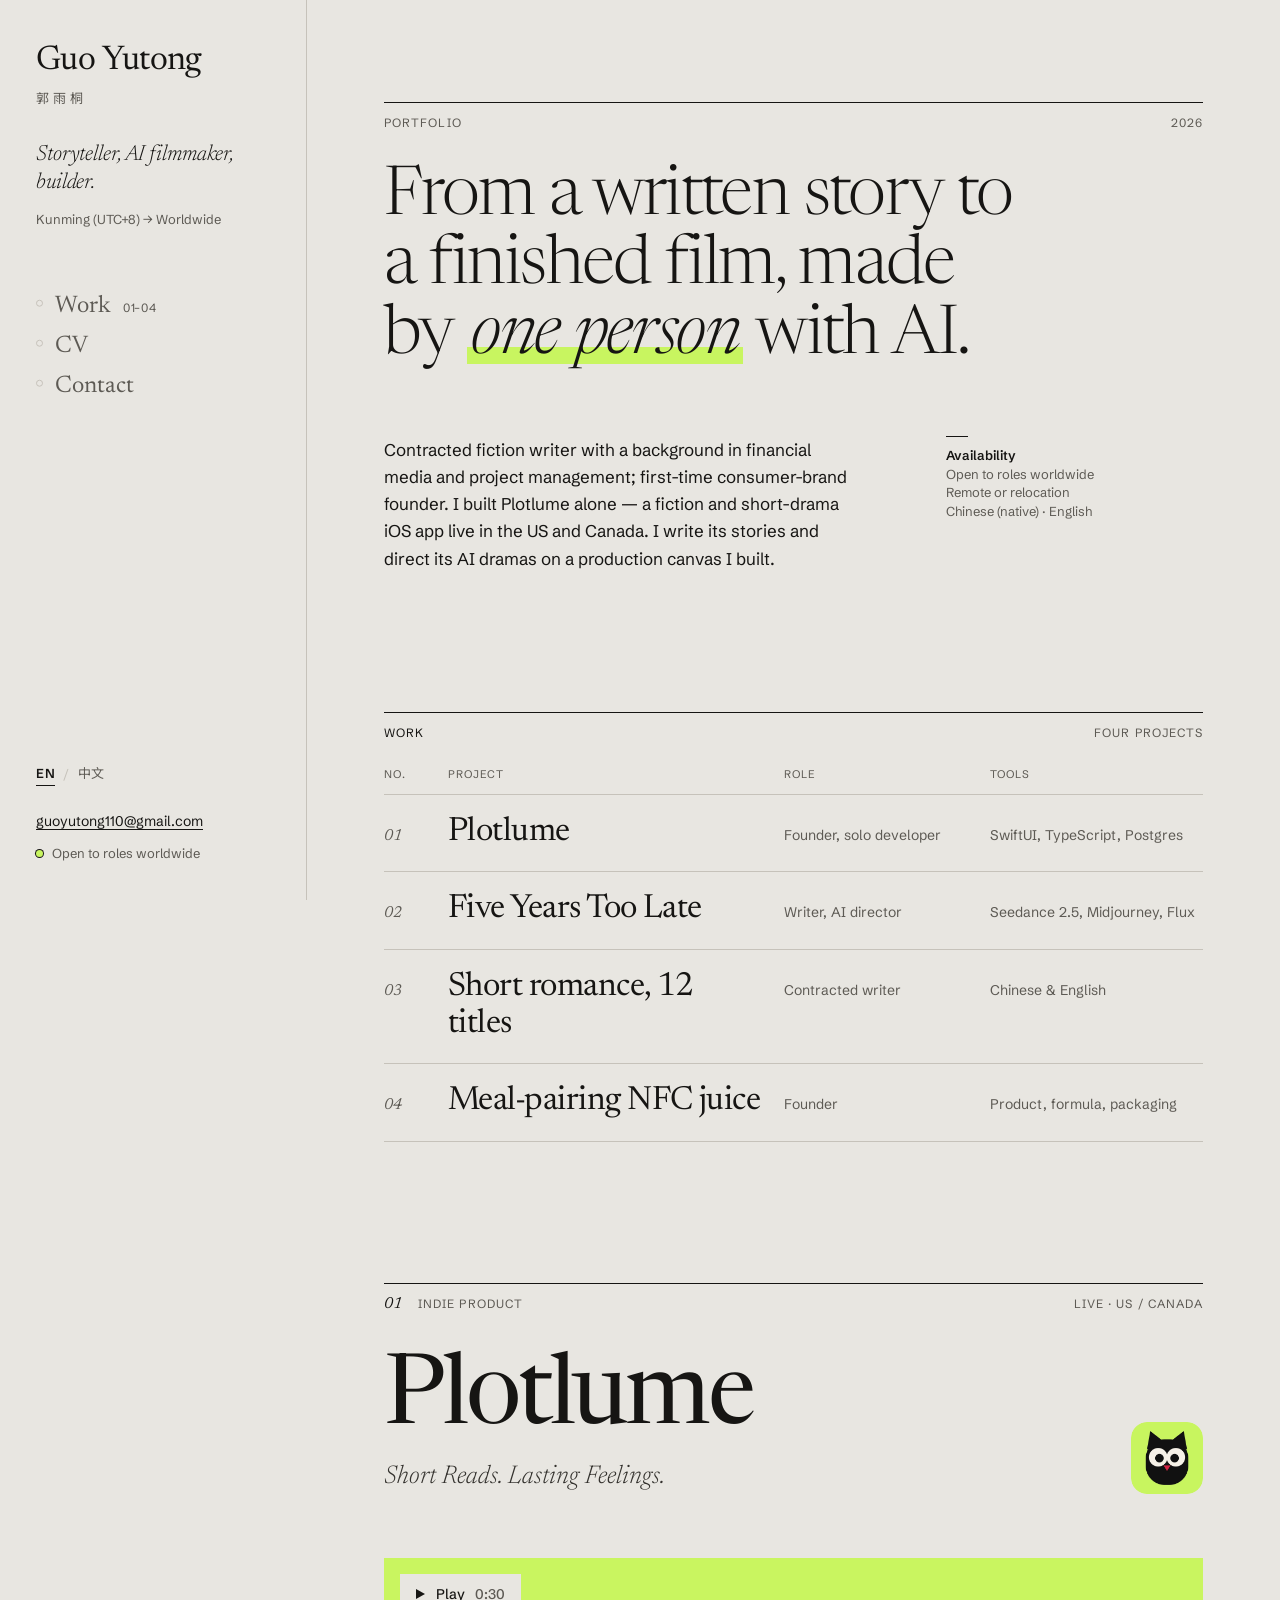
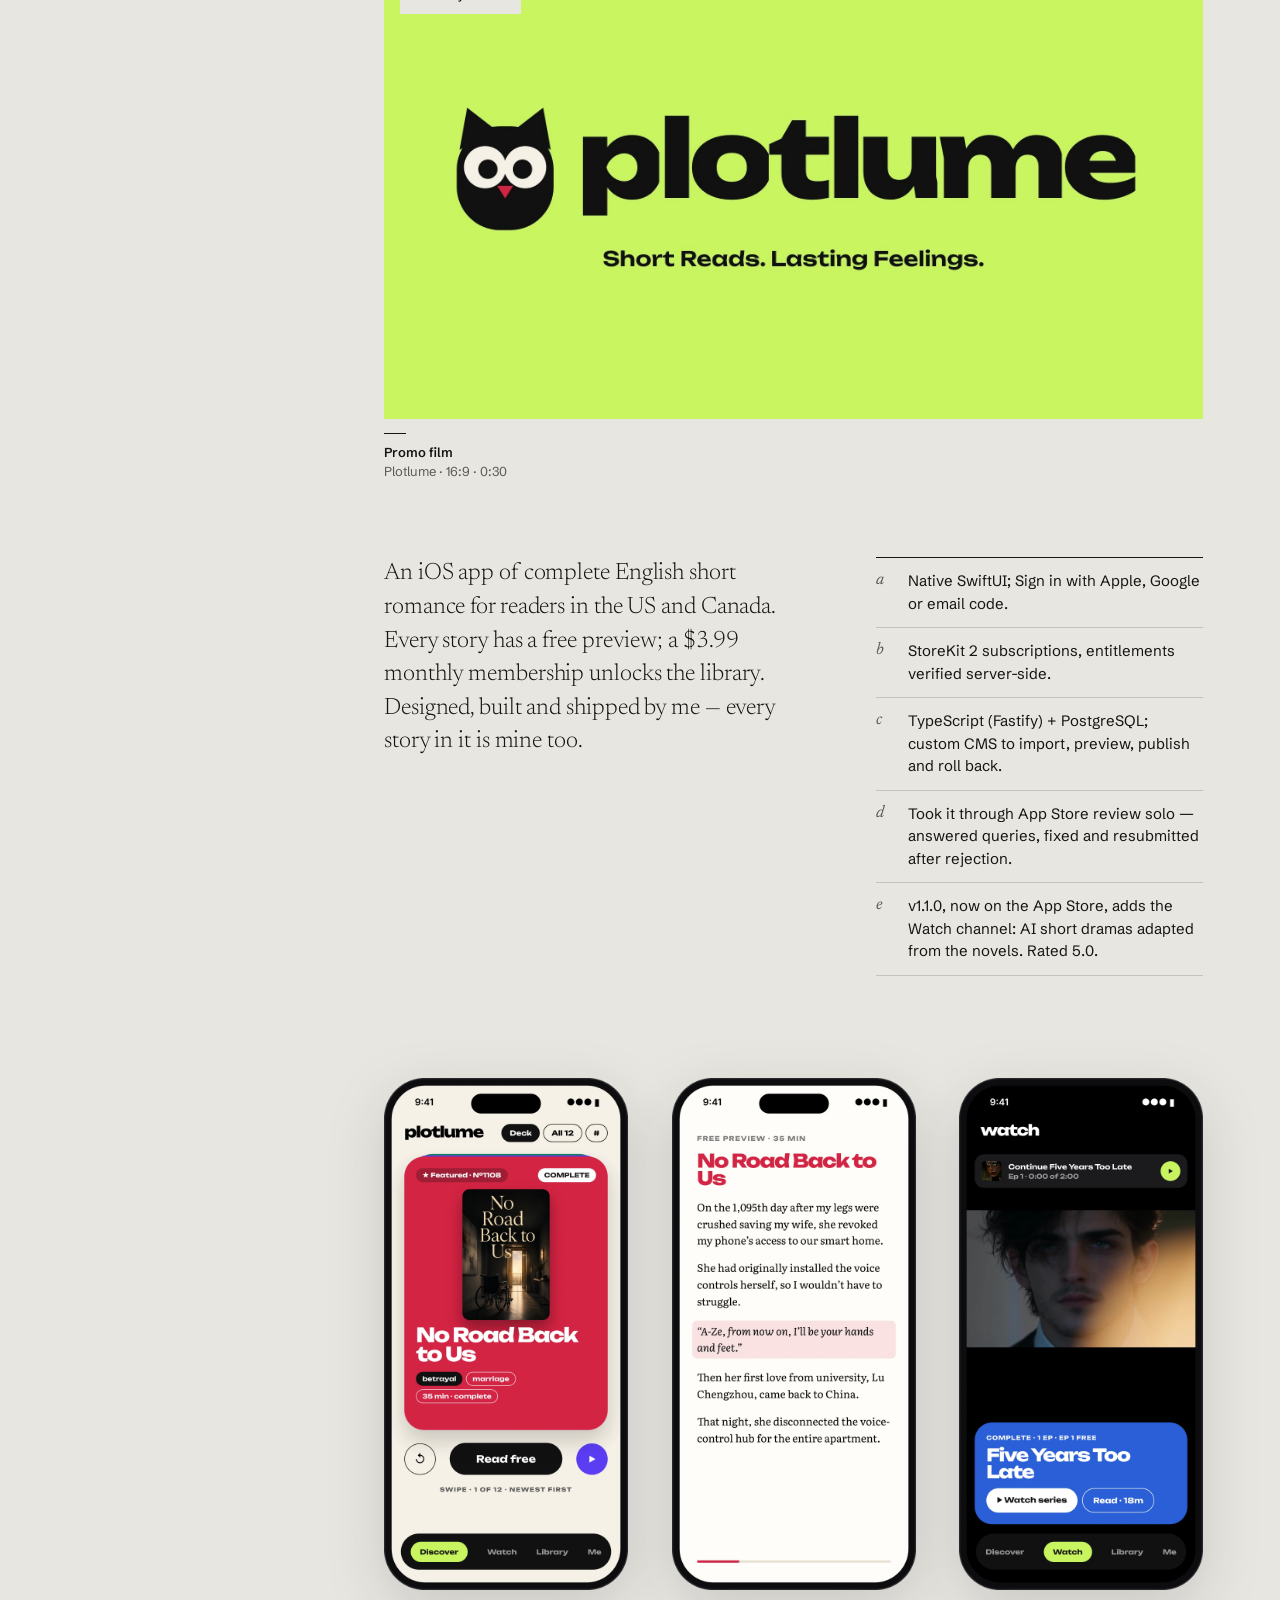
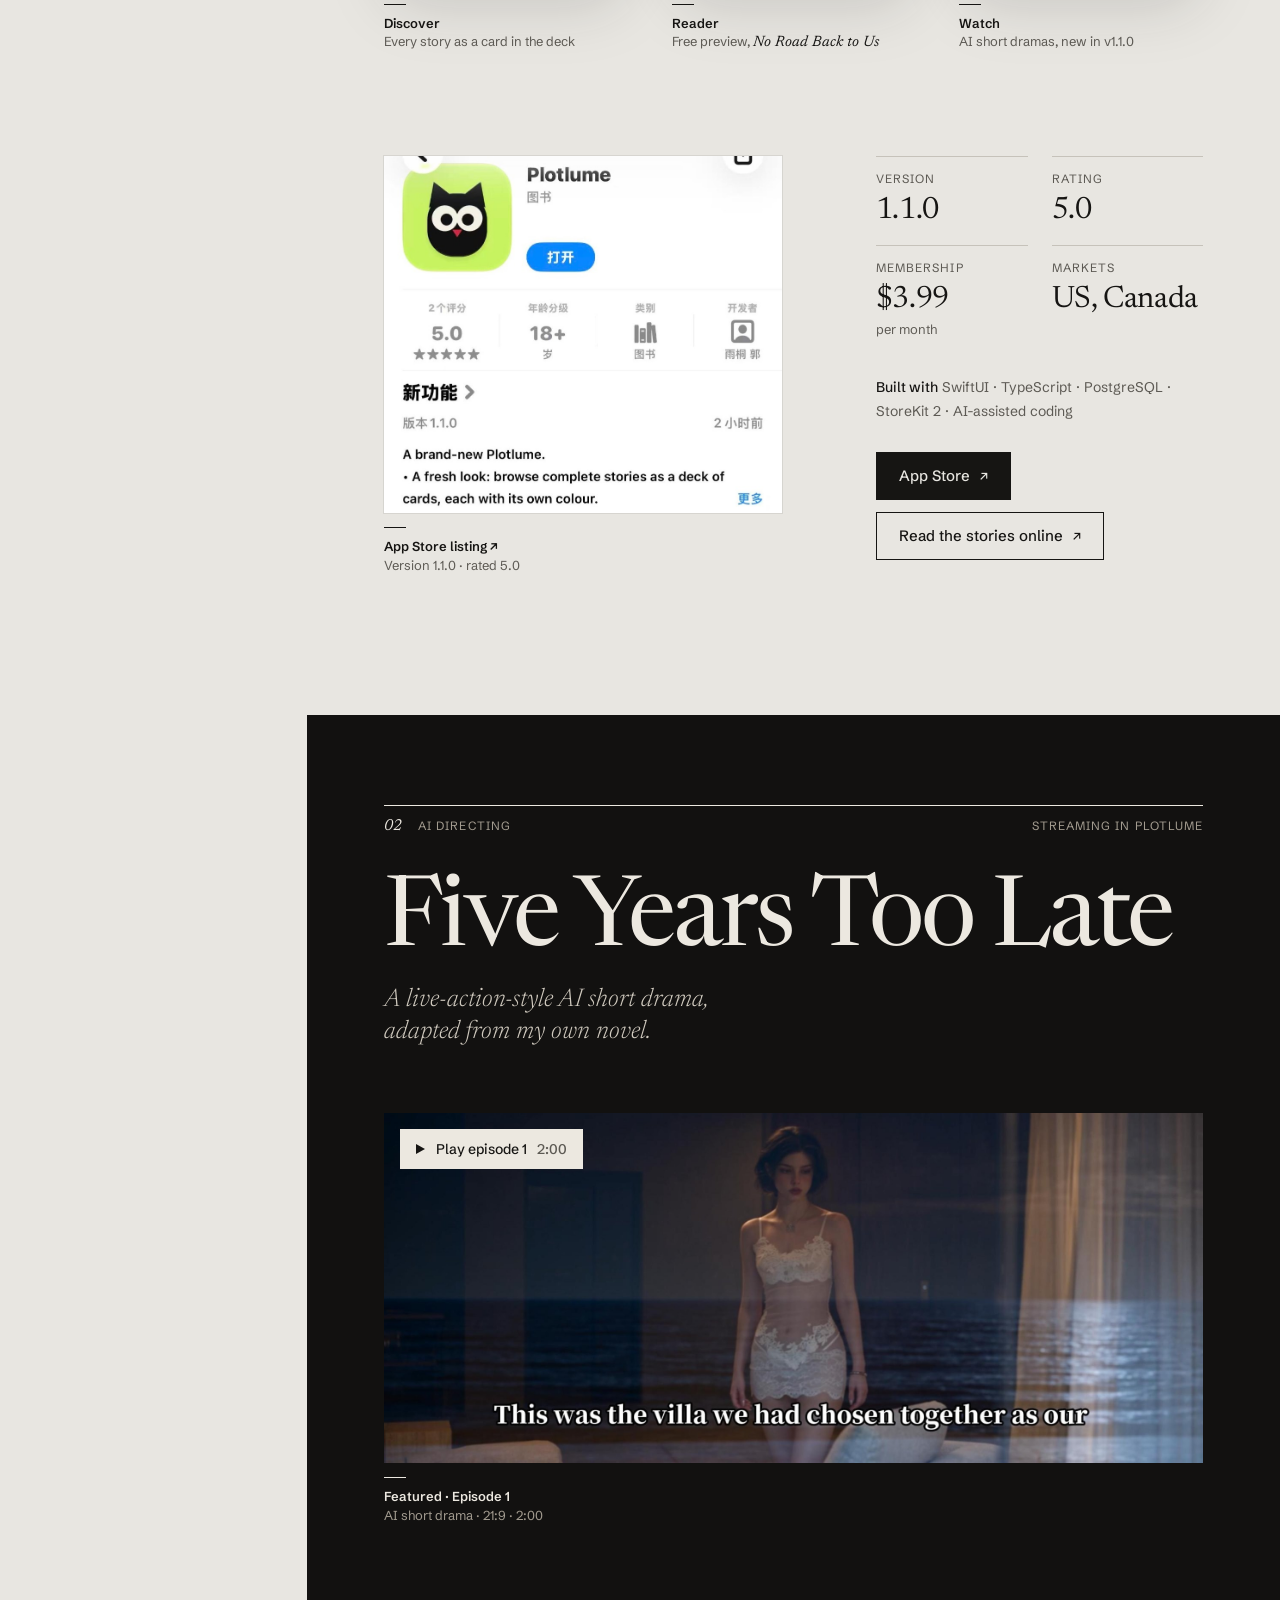
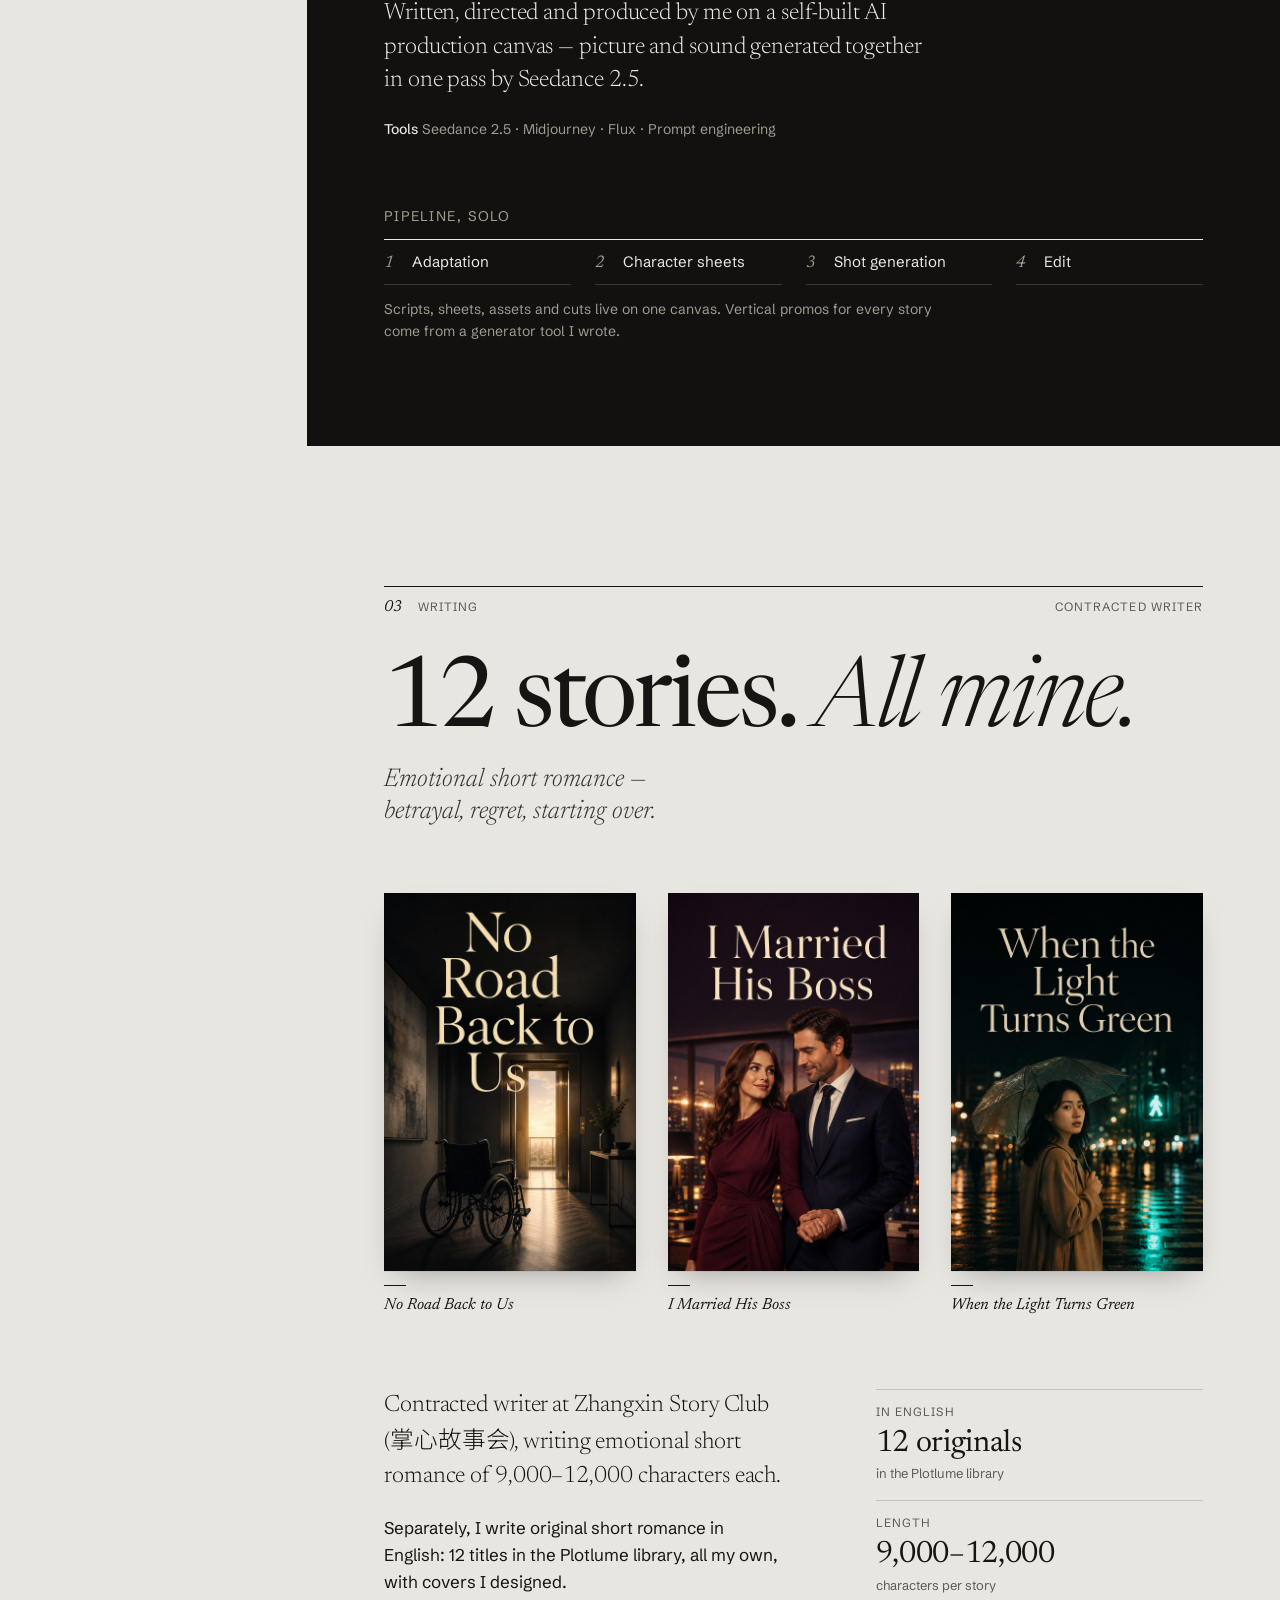
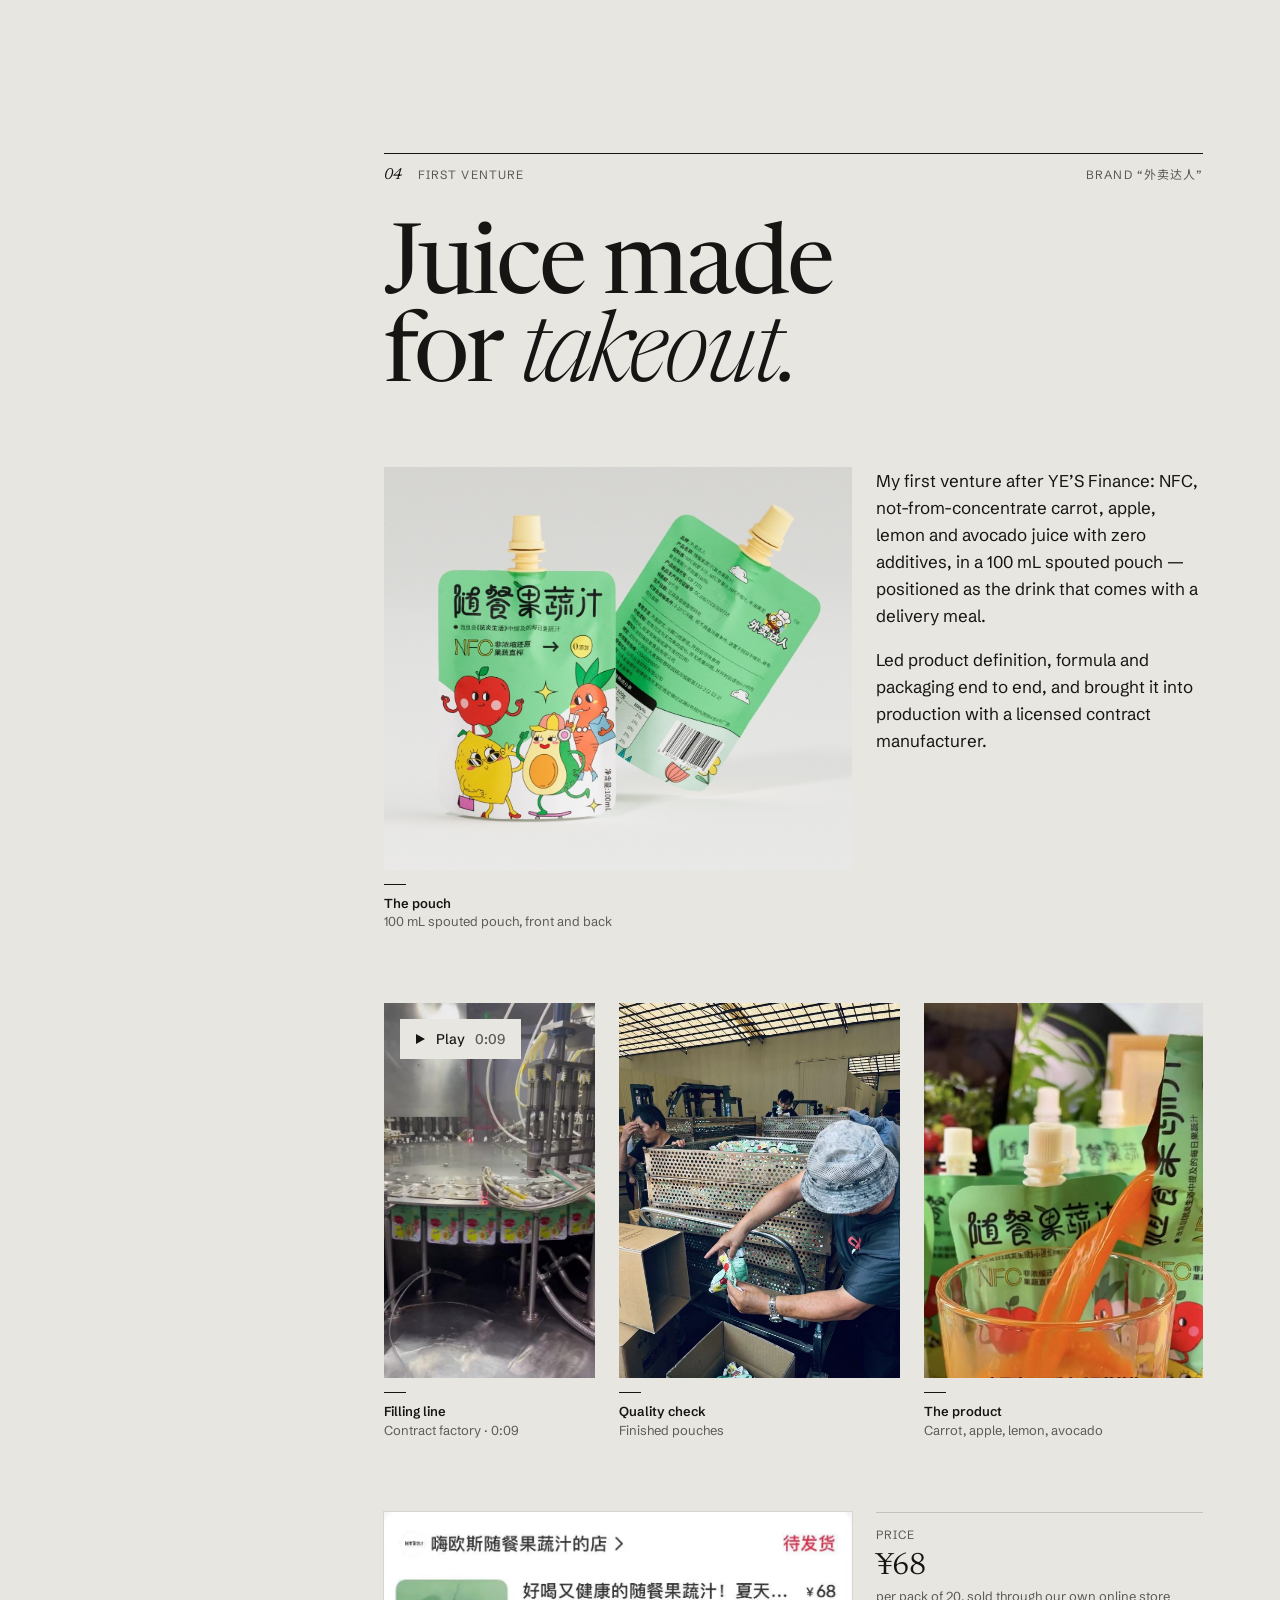
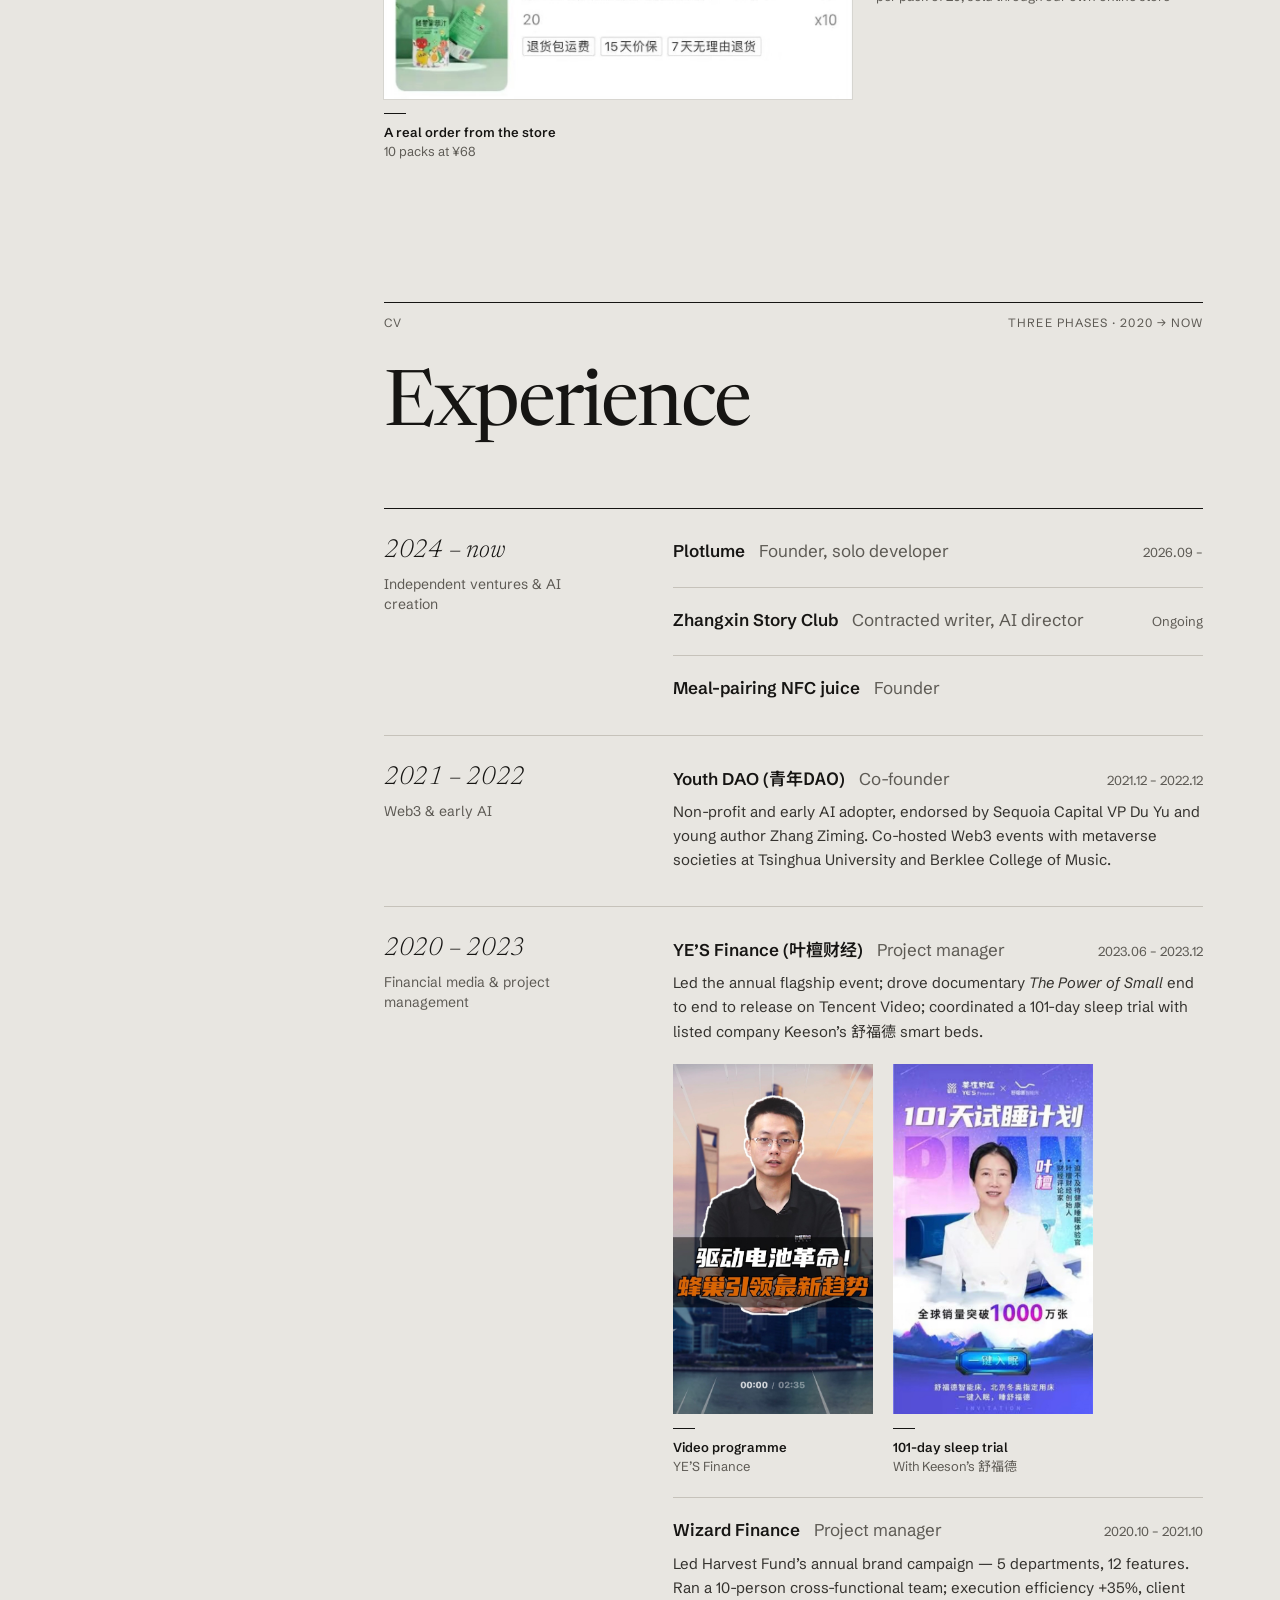
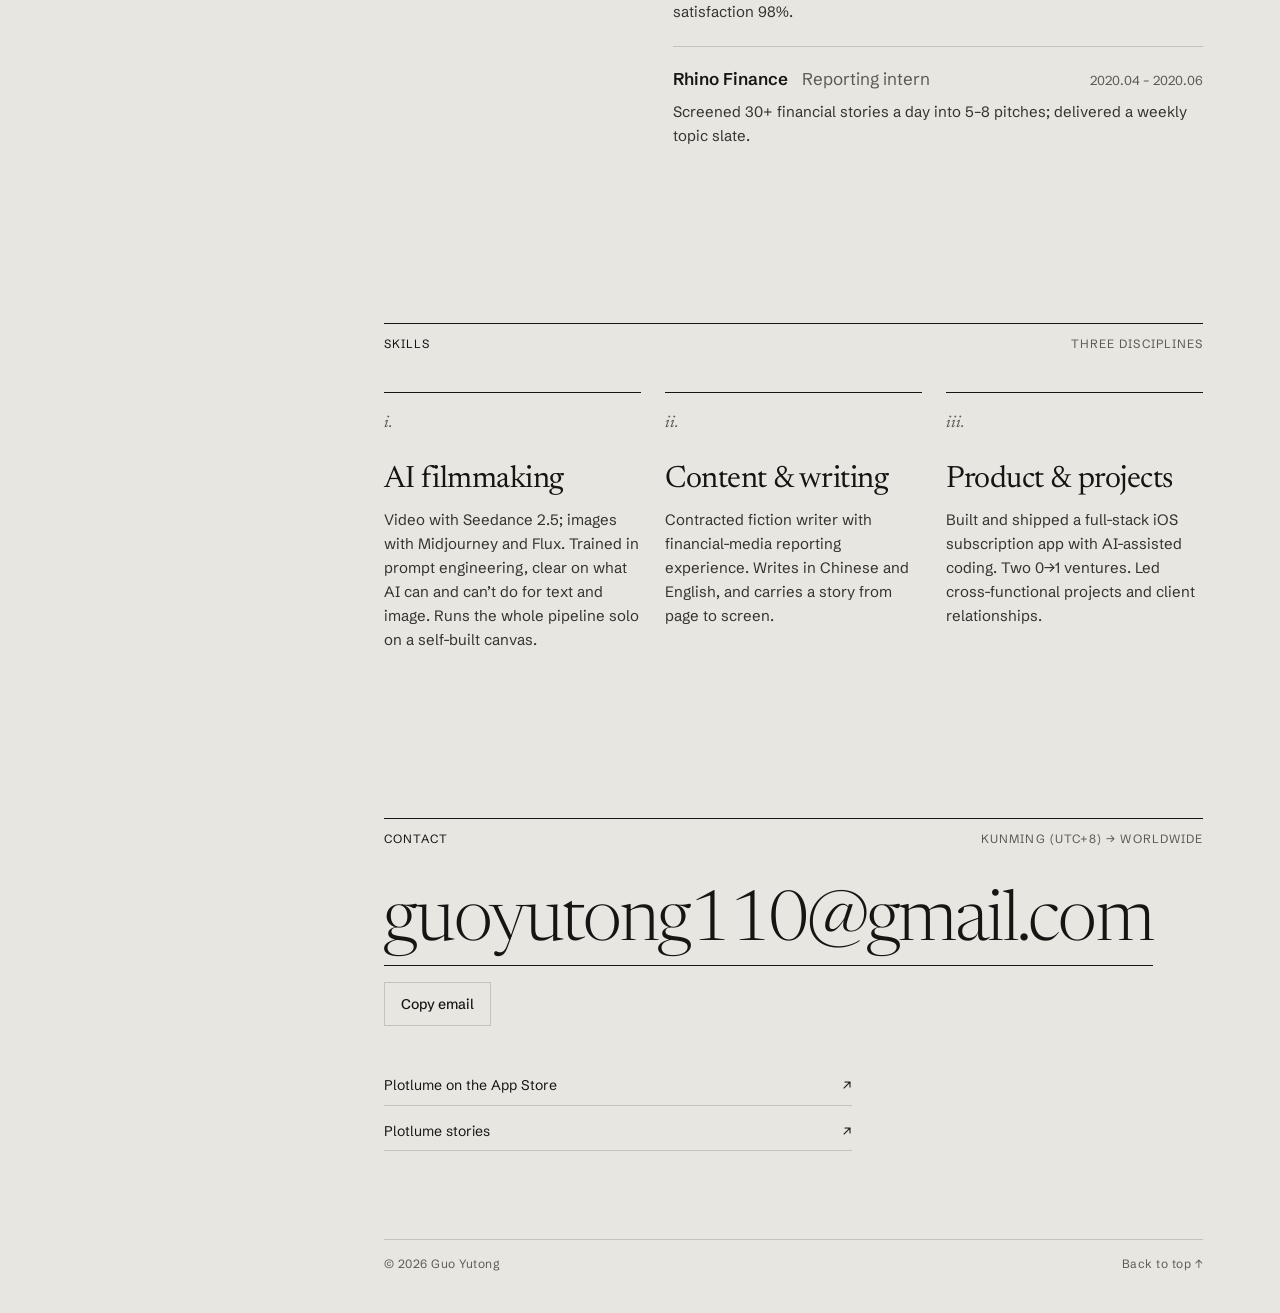
<file: index.html>
<!DOCTYPE html>
<html lang="en">
<head>
<meta charset="utf-8">
<meta name="viewport" content="width=device-width, initial-scale=1, viewport-fit=cover">
<title>Guo Yutong — Storyteller · AI Filmmaker · Builder</title>
<meta name="description" content="Portfolio of Guo Yutong: contracted fiction writer, AI filmmaker and solo builder of Plotlume, a story and short-drama iOS app live in the US and Canada.">
<meta name="theme-color" content="#E8E6E1">
<link rel="alternate" hreflang="en" href="index.html">
<link rel="icon" href="assets/hd/plotlume-icon.webp" type="image/webp">
<link rel="alternate" hreflang="zh" href="zh/index.html">
<link rel="preconnect" href="https://fonts.googleapis.com">
<link rel="preconnect" href="https://fonts.gstatic.com" crossorigin>
<link href="https://fonts.googleapis.com/css2?family=Newsreader:ital,opsz,wght@0,6..72,300..600;1,6..72,300..500&family=Schibsted+Grotesk:wght@400..700&family=Noto+Sans+SC:wght@300;400;500;700&family=Noto+Serif+SC:wght@300;400;500&display=swap" rel="stylesheet">
<style>
:root{
  --ground:#E8E6E1;
  --ink:#161513;
  --ink-2:#34322E;
  --muted:#5D5A54;
  --rule:#C6C2BA;
  --accent:#C8F560;
  --serif:"Newsreader","Noto Serif SC",Georgia,"Times New Roman",serif;
  --sans:"Schibsted Grotesk","Noto Sans SC","Helvetica Neue",Arial,sans-serif;
  --rail:clamp(276px,24vw,340px);
  --g:clamp(16px,6vw,104px);
  color-scheme:light;
}
*,*::before,*::after{box-sizing:border-box}
html{-webkit-text-size-adjust:100%;text-size-adjust:100%;scroll-padding-top:24px}
@media (prefers-reduced-motion:no-preference){html{scroll-behavior:smooth}}
body{margin:0;background:var(--ground);color:var(--ink);font:400 17px/1.6 var(--sans);-webkit-font-smoothing:antialiased;-moz-osx-font-smoothing:grayscale;text-rendering:optimizeLegibility}
img,video{display:block;max-width:100%;height:auto}
a{color:inherit;text-decoration-thickness:1px;text-underline-offset:.22em}
p{margin:0}
h1,h2,h3{margin:0;font-weight:400}
figure{margin:0}
::selection{background:var(--accent);color:var(--ink)}
:focus-visible{outline:2px solid var(--ink);outline-offset:3px}
.sr{position:absolute;width:1px;height:1px;margin:-1px;padding:0;overflow:hidden;clip:rect(0 0 0 0);white-space:nowrap;border:0}
.skip{position:absolute;left:16px;top:-80px;z-index:50;padding:12px 16px;background:var(--ink);color:var(--ground);font-size:14px;text-decoration:none}
.skip:focus{top:16px}
.zh{font-family:"Noto Sans SC",var(--sans)}

/* ---------- Layout ---------- */
.page{display:grid;grid-template-columns:var(--rail) minmax(0,1fr);min-height:100vh}
.col{min-width:0;padding:0 var(--g)}
.wrap{max-width:920px;margin:0 auto}

/* ---------- Rail (sticky left column) ---------- */
.rail{position:sticky;top:0;height:100vh;height:100dvh;display:flex;flex-direction:column;padding:44px 36px 36px;border-right:1px solid var(--rule);overflow-y:auto}
.name{display:inline-block;font:400 34px/1 var(--serif);letter-spacing:-.018em;text-decoration:none}
.name-zh{display:block;margin-top:10px;font-size:13px;letter-spacing:.32em;color:var(--muted)}
.rail-pos{margin-top:32px;font:italic 300 22px/1.28 var(--serif);letter-spacing:-.005em;max-width:13em}
.rail-loc{margin-top:12px;font-size:13px;color:var(--muted)}
.rail-nav{margin-top:56px}
.rail-nav ol{list-style:none;margin:0;padding:0}
.rail-nav a{display:flex;align-items:baseline;gap:12px;padding:5px 0;font:400 24px/1.25 var(--serif);text-decoration:none;color:var(--muted);transition:color .2s}
.rail-nav a::before{content:"";flex:none;width:7px;height:7px;border-radius:50%;border:1px solid var(--rule);transform:translateY(-.22em);transition:background .2s,border-color .2s}
.rail-nav a:hover,.rail-nav a[aria-current]{color:var(--ink)}
.rail-nav a[aria-current]::before{background:var(--accent);border-color:var(--ink)}
.rail-nav small{font:400 12px/1 var(--sans);letter-spacing:.06em;color:var(--muted)}
.rail-foot{margin-top:auto;padding-top:40px}
.lang{display:flex;align-items:center;gap:8px;font-size:13px;letter-spacing:.04em}
.lang span[aria-current]{font-weight:600;border-bottom:1.5px solid var(--ink);padding-bottom:1px}
.lang .sep{color:var(--rule)}
.lang a{color:var(--muted);text-decoration:none;padding-bottom:2px}
.lang a:hover{color:var(--ink)}
.rail-mail{display:inline-block;margin-top:24px;font-size:14px;overflow-wrap:anywhere}
.avail{display:flex;align-items:center;gap:9px;margin-top:10px;font-size:13px;color:var(--muted)}
.avail::before{content:"";flex:none;width:7px;height:7px;border-radius:50%;background:var(--accent);box-shadow:0 0 0 1px var(--ink)}

/* ---------- Shared editorial parts ---------- */
section{padding-top:clamp(96px,11vw,168px)}
.folio{display:flex;align-items:baseline;gap:16px;padding-top:12px;border-top:1px solid var(--ink);font-size:12px;line-height:1.4;letter-spacing:.09em;text-transform:uppercase;color:var(--muted)}
.folio .n{font:italic 400 16px/1 var(--serif);letter-spacing:0;text-transform:none;color:var(--ink)}
.folio .r{margin-left:auto;text-align:right}
.folio h2{font:inherit;color:var(--ink)}
.grid{display:grid;grid-template-columns:repeat(12,minmax(0,1fr));gap:24px}
.lead{font:300 clamp(20px,1.85vw,25px)/1.42 var(--serif);letter-spacing:-.004em;text-wrap:pretty}
.body p+p{margin-top:16px}
.body p{text-wrap:pretty;max-width:62ch}
.kicker{font-size:12px;letter-spacing:.09em;text-transform:uppercase;color:var(--muted)}
.tags{font-size:14px;color:var(--muted);line-height:1.7}
.tags b{font-weight:500;color:var(--ink)}

/* museum label */
.label{margin-top:14px;font-size:13px;line-height:1.45;color:var(--muted);max-width:36ch}
.label::before{content:"";display:block;width:22px;height:1px;margin-bottom:9px;background:var(--ink)}
.label b{display:block;font-weight:600;color:var(--ink)}
.label i{display:block;font:italic 400 16px/1.25 var(--serif);color:var(--ink);margin-bottom:2px}

/* project header */
.p-head{display:flex;align-items:flex-end;justify-content:space-between;gap:24px;margin-top:44px}
.p-title{font:400 clamp(54px,7.6vw,116px)/.9 var(--serif);letter-spacing:-.032em;text-wrap:balance}
.p-title em{font-style:italic;font-weight:300}
.p-deck{margin-top:18px;font:italic 300 clamp(20px,2vw,28px)/1.25 var(--serif);color:var(--ink-2);max-width:30ch;text-wrap:balance}
.p-icon{flex:none;width:72px;height:72px;border-radius:22.5%}
.media{margin-top:clamp(40px,5vw,64px)}

/* facts */
.facts{display:grid;grid-template-columns:repeat(2,minmax(0,1fr));gap:0 24px;margin:0}
.facts>div{padding:12px 0 18px;border-top:1px solid var(--rule)}
.facts dt{font-size:12px;letter-spacing:.09em;text-transform:uppercase;color:var(--muted)}
.facts dd{margin:6px 0 0;font:400 clamp(26px,2.4vw,32px)/1.08 var(--serif);letter-spacing:-.012em;font-variant-numeric:lining-nums}
.facts dd small{display:block;margin-top:4px;font:400 13px/1.4 var(--sans);letter-spacing:0;color:var(--muted)}
.facts.three{grid-template-columns:repeat(3,minmax(0,1fr))}

/* buttons */
.actions{display:flex;flex-wrap:wrap;gap:12px;margin-top:28px}
.btn{display:inline-flex;align-items:center;justify-content:center;gap:10px;min-height:48px;padding:0 22px;border:1px solid var(--ink);background:var(--ink);color:var(--ground);font:500 15px/1.2 var(--sans);text-decoration:none;transition:background .2s,color .2s}
.btn.ghost{background:transparent;color:var(--ink)}
.btn:hover{background:var(--accent);color:var(--ink)}
.btn span{font-size:.9em}

/* players */
.player{position:relative;overflow:hidden;background:#0E0E0D}
.player>img{width:100%;height:100%;object-fit:cover}
.player video{position:absolute;inset:0;width:100%;height:100%;background:#000;object-fit:contain}
.play{position:absolute;inset:0;display:block;width:100%;padding:0;border:0;background:transparent;cursor:pointer;color:var(--ink)}
.chip{position:absolute;left:16px;top:16px;display:inline-flex;align-items:center;gap:10px;height:40px;padding:0 16px 0 14px;background:var(--ground);font:500 14px/1 var(--sans);transition:background .2s}
.chip svg{width:12px;height:12px}
.chip .d{color:var(--muted)}
.play:hover .chip{background:var(--accent)}
.play:focus-visible{outline:none}
.play:focus-visible .chip{box-shadow:0 0 0 2px var(--ink),0 0 0 4px var(--ground)}
.r169{aspect-ratio:16/9}
.r219{aspect-ratio:1920/822}
.r916{aspect-ratio:9/16}

/* ---------- Hero ---------- */
.hero{padding-top:clamp(56px,8vw,120px)}
.m-meta{display:none}
.hero h1{margin-top:32px;font:300 clamp(38px,5.3vw,78px)/1.02 var(--serif);letter-spacing:-.024em;text-wrap:balance}
.hero h1 em{font-style:italic;background:linear-gradient(transparent 64%,var(--accent) 64%,var(--accent) 90%,transparent 90%);padding:0 .06em;-webkit-box-decoration-break:clone;box-decoration-break:clone}
.hero-foot{margin-top:clamp(40px,5vw,64px);align-items:start}
.hero-bio{grid-column:1/8;max-width:58ch;text-wrap:pretty}
.hero-avail{grid-column:9/13;margin-top:0}

/* ---------- Work index ---------- */
.toc{list-style:none;margin:0;padding:0}
.toc-head,.toc a{display:grid;grid-template-columns:44px minmax(0,1.7fr) minmax(0,1fr) minmax(0,1.15fr);gap:20px;align-items:baseline}
.toc-head{padding:24px 0 10px;border-bottom:1px solid var(--rule);font-size:11px;letter-spacing:.09em;text-transform:uppercase;color:var(--muted)}
.toc a{padding:20px 0;border-bottom:1px solid var(--rule);text-decoration:none}
.toc .n{font:italic 400 16px/1 var(--serif);color:var(--muted)}
.toc .t{font:400 clamp(24px,2.6vw,34px)/1.1 var(--serif);letter-spacing:-.016em}
.toc .m{font-size:14px;line-height:1.45;color:var(--muted)}
.toc .t{background:linear-gradient(var(--accent),var(--accent)) 0 88%/0 .26em no-repeat;transition:background-size .3s}
.toc a:hover .t,.toc a:focus-visible .t{background-size:100% .26em}
.toc a:hover .n{color:var(--ink)}

/* ---------- 01 Plotlume ---------- */
.pl-copy{margin-top:clamp(48px,6vw,80px)}
.pl-copy .lead{grid-column:1/7}
.points{grid-column:8/13;list-style:none;margin:0;padding:0;border-top:1px solid var(--ink);counter-reset:pt}
.points li{display:grid;grid-template-columns:26px minmax(0,1fr);gap:6px;padding:12px 0;border-bottom:1px solid var(--rule);font-size:15px;line-height:1.5;counter-increment:pt}
.points li::before{content:counter(pt,lower-alpha);font:italic 400 17px/1.3 var(--serif);color:var(--muted)}
.phones{display:grid;grid-template-columns:repeat(3,minmax(0,1fr));gap:clamp(16px,3.4vw,44px);margin-top:clamp(64px,8vw,104px)}
.phones img{width:100%;max-width:260px;filter:drop-shadow(0 18px 28px rgba(22,21,19,.14))}
.store{margin-top:clamp(64px,8vw,104px);align-items:start}
.store-shot{grid-column:1/7;display:block;max-width:440px;text-decoration:none}
.store-shot img{width:100%;box-shadow:0 0 0 1px rgba(22,21,19,.08)}
.store-shot:hover .label b{text-decoration:underline}
.store-side{grid-column:8/13}
.store-side .tags{margin-top:20px}

/* ---------- 02 Five Years Too Late: a dark screening room inside the paper page ---------- */
.col{overflow-x:clip}
#p02{--ground:#121110;--ink:#ECE8E0;--ink-2:#CFC9BE;--muted:#A29B8F;--rule:#3B3834;position:relative;margin-top:clamp(96px,11vw,168px);padding-top:clamp(56px,7vw,96px);padding-bottom:clamp(64px,8vw,112px);background:var(--ground);color:var(--ink);box-shadow:0 0 0 100vmax var(--ground);clip-path:inset(0 -100vmax)}
#p02 .chip{background:#ECE8E0;color:#161513}
#p02 .chip .d{color:#5D5A54}
#p02 .play:hover .chip{background:var(--accent);color:#161513}
#p02 .play:focus-visible .chip{box-shadow:0 0 0 2px #ECE8E0,0 0 0 4px #121110}
#p02 ::selection{color:#161513}
#p02+section{padding-top:clamp(96px,11vw,152px)}
.fy-copy{margin-top:clamp(48px,6vw,72px);align-items:start}
.fy-copy .body{grid-column:1/9}
.fy-copy .tags{margin-top:20px}
.pipe{grid-column:1/13;margin-top:40px}
.pipe ol{display:grid;grid-template-columns:repeat(4,minmax(0,1fr));gap:0 24px}
.pipe p{max-width:62ch}
.pipe ol{list-style:none;margin:12px 0 0;padding:0;border-top:1px solid var(--ink);counter-reset:st}
.pipe li{display:flex;align-items:baseline;gap:14px;padding:10px 0;border-bottom:1px solid var(--rule);font-size:15px;counter-increment:st}
.pipe li::before{content:counter(st);font:italic 400 17px/1 var(--serif);color:var(--muted);width:14px}
.pipe p{margin-top:14px;font-size:14px;line-height:1.55;color:var(--muted)}

/* ---------- 03 Writing ---------- */
.covers{display:grid;grid-template-columns:repeat(3,minmax(0,1fr));gap:clamp(12px,2.6vw,32px)}
.covers img{width:100%;box-shadow:0 1px 0 rgba(22,21,19,.06),0 14px 30px -14px rgba(22,21,19,.35)}
.wr-copy{margin-top:clamp(48px,6vw,72px);align-items:start}
.wr-copy .body{grid-column:1/7}
.wr-copy .facts{grid-column:8/13;grid-template-columns:1fr}

/* ---------- 04 Juice ---------- */
.ju-a{align-items:start}
.ju-pack{grid-column:1/8;max-width:600px}
.ju-a .body{grid-column:8/13}
.trip{display:grid;grid-template-columns:.5625fr .75fr .745fr;gap:clamp(12px,2.4vw,24px);margin-top:clamp(48px,6vw,72px);align-items:start}
.trip img{width:100%}
.ju-b{margin-top:clamp(48px,6vw,72px);align-items:start}
.ju-order{grid-column:1/8;max-width:520px}
.ju-order img{width:100%;box-shadow:0 0 0 1px rgba(22,21,19,.08)}
.ju-b .facts{grid-column:8/13;grid-template-columns:1fr}

/* ---------- Experience ---------- */
.exp-title{margin-top:40px;font:400 clamp(48px,6vw,88px)/.95 var(--serif);letter-spacing:-.03em}
.phases{margin-top:clamp(40px,5vw,64px)}
.phase{display:grid;grid-template-columns:minmax(0,4fr) minmax(0,8fr);gap:24px;padding:28px 0 12px;border-top:1px solid var(--rule)}
.phase:first-child{border-top-color:var(--ink)}
.when{font:italic 300 26px/1.1 var(--serif);letter-spacing:-.01em;font-variant-numeric:lining-nums}
.phase h3{margin-top:8px;font-size:14px;line-height:1.45;color:var(--muted);max-width:22ch}
.jobs{list-style:none;margin:0;padding:0}
.job{padding-bottom:22px}
.job+.job{padding-top:18px;border-top:1px solid var(--rule)}
.job-head{display:flex;flex-wrap:wrap;align-items:baseline;gap:2px 14px}
.job-org{font-weight:600}
.job-role{color:var(--muted)}
.job-date{margin-left:auto;font-size:13px;color:var(--muted);white-space:nowrap}
.job p{margin-top:8px;font-size:15px;line-height:1.6;color:var(--ink-2);max-width:62ch;text-wrap:pretty}
.gallery{display:flex;gap:20px;margin-top:20px}
.gallery figure{width:min(200px,44%)}
.gallery img{width:100%;aspect-ratio:1145/2000;object-fit:cover;object-position:top}

/* ---------- Skills ---------- */
.skills{display:grid;grid-template-columns:repeat(3,minmax(0,1fr));gap:24px;margin-top:40px}
.skill{padding-top:14px;border-top:1px solid var(--ink)}
.skill .n{font:italic 400 16px/1 var(--serif);color:var(--muted)}
.skill h3{margin:28px 0 12px;font:400 clamp(26px,2.4vw,32px)/1.08 var(--serif);letter-spacing:-.015em}
.skill p{font-size:15px;line-height:1.6;color:var(--ink-2);text-wrap:pretty}

/* ---------- Contact ---------- */
.contact{padding:clamp(112px,13vw,184px) 0 40px}
.mail{display:inline-block;margin-top:40px;font:300 clamp(28px,5.4vw,76px)/1.05 var(--serif);letter-spacing:-.025em;text-decoration:none;overflow-wrap:anywhere;background:linear-gradient(var(--ink),var(--ink)) 0 100%/100% 1px no-repeat;padding-bottom:6px;transition:background-size .3s}
.mail:hover{background-image:linear-gradient(var(--accent),var(--accent));background-size:100% 40%}
.contact-meta{margin-top:40px;align-items:start;font-size:14px}
.contact-meta .avail-list{grid-column:1/7;color:var(--ink-2)}
.contact-links{grid-column:1/8;display:flex;flex-direction:column;gap:6px}
.contact-links a{text-decoration:none;border-bottom:1px solid var(--rule);padding:8px 0;display:flex;justify-content:space-between;gap:16px}
.contact-links a:hover{border-color:var(--ink)}
.copy{display:inline-flex;align-items:center;min-height:44px;margin-top:16px;padding:0 16px;border:1px solid var(--rule);background:transparent;color:var(--ink);font:500 14px/1 var(--sans);cursor:pointer}
.copy:hover{border-color:var(--ink)}
.copy[hidden]{display:none}
.colophon{display:flex;flex-wrap:wrap;justify-content:space-between;gap:12px;margin-top:88px;padding-top:14px;border-top:1px solid var(--rule);font-size:12px;letter-spacing:.04em;color:var(--muted)}
.colophon a{text-decoration:none}
.colophon a:hover{color:var(--ink)}

/* ---------- Tablet & phone: rail becomes a top bar ---------- */
@media (max-width:1000px){
  .page{display:block}
  .rail{z-index:20;height:auto;flex-direction:row;align-items:center;gap:16px;padding:12px var(--g);padding-top:calc(12px + env(safe-area-inset-top,0px));border-right:0;border-bottom:1px solid var(--rule);background:var(--ground);overflow:visible}
  .rail-id{flex:1;min-width:0}
  .name{font-size:21px;white-space:nowrap}
  .name-zh,.rail-pos,.rail-loc,.rail-mail,.avail{display:none}
  .rail-nav{margin:0}
  .rail-nav ol{display:flex;gap:16px}
  .rail-nav a{min-height:44px;align-items:center;padding:0;font:500 14px/1 var(--sans);color:var(--muted)}
  .rail-nav a::before{display:none}
  .rail-nav a[aria-current]{color:var(--ink);box-shadow:inset 0 -1.5px var(--ink)}
  .rail-nav small{display:none}
  .rail-foot{margin:0;padding:0 0 0 16px;border-left:1px solid var(--rule)}
  .m-meta{display:block;margin-top:28px;font-size:14px;line-height:1.55;color:var(--muted)}
  .lang a,.lang span[aria-current]{display:inline-flex;align-items:center;min-height:44px}
  .rail{padding-top:calc(2px + env(safe-area-inset-top,0px));padding-bottom:2px}
  .rail{position:sticky;top:0}
  html{scroll-padding-top:72px}
}
@media (max-width:720px){
  body{font-size:16px}
  .grid{grid-template-columns:minmax(0,1fr);gap:0}
  .grid>*{grid-column:1/-1 !important}
  .hero-avail{margin-top:32px}
  .toc-head{display:none}
  .toc a{grid-template-columns:30px minmax(0,1fr);gap:4px 12px;padding:18px 0}
  .toc .m{grid-column:2}
  .toc .m+.m{margin-top:-2px}
  .p-head{margin-top:32px}
  .p-icon{width:56px;height:56px}
  .chip{left:10px;top:auto;bottom:10px;height:34px;gap:8px;padding:0 12px 0 10px;font-size:13px}
  #p02 .media{margin-left:calc(-1 * var(--g));margin-right:calc(-1 * var(--g))}
  #p02 .chip{top:10px;bottom:auto}
  #p02 .media .label{margin-left:var(--g)}
  .pipe ol{grid-template-columns:minmax(0,1fr)}
  .chip svg{width:10px;height:10px}
  .points{margin-top:32px}
  .phones{display:flex;gap:16px;overflow-x:auto;scroll-snap-type:x mandatory;scroll-padding-inline:var(--g);margin-left:calc(-1 * var(--g));margin-right:calc(-1 * var(--g));padding:0 var(--g) 12px;scrollbar-width:none}
  .phones::-webkit-scrollbar{display:none}
  .phones figure{flex:0 0 min(62%,240px);scroll-snap-align:start}
  .store-side{margin-top:40px}
  .pipe{margin-top:40px}
  .wr-copy .facts,.ju-b .facts{margin-top:32px}
  .ju-a .body{margin-top:32px}
  .trip{grid-template-columns:1.6fr 1fr;grid-template-rows:auto auto}
  .trip figure:first-child{grid-row:1/3}
  .trip .label{font-size:12px}
  .ju-order{margin-bottom:0}
  .phase{grid-template-columns:minmax(0,1fr);gap:16px}
  .job-date{margin-left:0;width:100%}
  .skills{grid-template-columns:minmax(0,1fr);gap:40px}
  .contact-links{margin-top:32px}
  .facts.three{grid-template-columns:minmax(0,1fr)}
}
@media (max-width:370px){
  .rail{flex-wrap:wrap;row-gap:0}
  .rail-id{flex:1 0 100%;padding-top:8px}
}
@media (max-width:400px){
  .rail{gap:12px}
  .rail-nav ol{gap:12px}
  .rail-foot{padding-left:12px}
  .name{font-size:19px}
}
@media (prefers-reduced-motion:reduce){*{transition:none !important}}
</style>
</head>
<body id="top">
<a class="skip" href="#main">Skip to content</a>
<div class="page">

  <header class="rail">
    <div class="rail-id">
      <a class="name" href="#top">Guo Yutong</a>
      <span class="name-zh zh" lang="zh-CN">郭雨桐</span>
      <p class="rail-pos">Storyteller, AI&nbsp;filmmaker, builder.</p>
      <p class="rail-loc">Kunming (UTC+8) → Worldwide</p>
    </div>
    <nav class="rail-nav" aria-label="Page">
      <ol>
        <li><a href="#work" data-nav="work">Work <small>01–04</small></a></li>
        <li><a href="#experience" data-nav="cv">CV</a></li>
        <li><a href="#contact" data-nav="contact">Contact</a></li>
      </ol>
    </nav>
    <div class="rail-foot">
      <div class="lang" role="group" aria-label="Language">
        <span aria-current="true">EN</span><span class="sep" aria-hidden="true">/</span><a class="zh" href="zh/index.html" lang="zh-CN" hreflang="zh">中文</a>
      </div>
      <a class="rail-mail" href="mailto:guoyutong110@gmail.com">guoyutong110@gmail.com</a>
      <p class="avail">Open to roles worldwide</p>
    </div>
  </header>

  <div class="col">
  <main id="main" class="wrap">

    <!-- Opening -->
    <section class="hero" aria-labelledby="h-hero">
      <div class="folio"><span>Portfolio</span><span class="r">2026</span></div>
      <p class="m-meta"><span class="zh" lang="zh-CN">郭雨桐</span> · Storyteller, AI filmmaker, builder · Kunming (UTC+8) → Worldwide</p>
      <h1 id="h-hero">From a written story to a finished film, made by <em>one person</em> with&nbsp;AI.</h1>
      <div class="grid hero-foot">
        <p class="hero-bio">Contracted fiction writer with a background in financial media and project management; first-time consumer-brand founder. I built Plotlume alone — a fiction and short-drama iOS app live in the US and Canada. I write its stories and direct its AI dramas on a production canvas I built.</p>
        <div class="hero-avail label">
          <b>Availability</b>
          Open to roles worldwide<br>Remote or relocation<br>Chinese (native) · English
        </div>
      </div>
    </section>

    <!-- Work index -->
    <section id="work" aria-labelledby="h-work">
      <div class="folio"><h2 id="h-work">Work</h2><span class="r">Four projects</span></div>
      <div class="toc-head" aria-hidden="true"><span>No.</span><span>Project</span><span>Role</span><span>Tools</span></div>
      <ol class="toc">
        <li><a href="#p01"><span class="n">01</span><span class="t">Plotlume</span><span class="m">Founder, solo developer</span><span class="m">SwiftUI, TypeScript, Postgres</span></a></li>
        <li><a href="#p02"><span class="n">02</span><span class="t">Five Years Too Late</span><span class="m">Writer, AI director</span><span class="m">Seedance 2.5, Midjourney, Flux</span></a></li>
        <li><a href="#p03"><span class="n">03</span><span class="t">Short romance, 12 titles</span><span class="m">Contracted writer</span><span class="m">Chinese &amp; English</span></a></li>
        <li><a href="#p04"><span class="n">04</span><span class="t">Meal-pairing NFC juice</span><span class="m">Founder</span><span class="m">Product, formula, packaging</span></a></li>
      </ol>
    </section>

    <!-- 01 Plotlume -->
    <section id="p01" aria-labelledby="h-p01">
      <div class="folio"><span class="n">01</span><span>Indie product</span><span class="r">Live · US / Canada</span></div>
      <div class="p-head">
        <div>
          <h2 id="h-p01" class="p-title">Plotlume</h2>
          <p class="p-deck">Short Reads. Lasting Feelings.</p>
        </div>
        <img class="p-icon" src="assets/hd/plotlume-icon.webp" width="512" height="512" alt="Plotlume app icon, a night owl" loading="lazy" decoding="async">
      </div>

      <figure class="media">
        <div class="player r169" data-video="assets/video/plotlume-promo.mp4">
          <img src="assets/hd/plotlume-promo-poster.jpg" width="1920" height="1080" alt="Plotlume promo film title card: the owl logo and the line Short Reads. Lasting Feelings." loading="lazy" decoding="async">
          <button type="button" class="play" aria-label="Play the Plotlume promo film, 30 seconds"><span class="chip"><svg viewBox="0 0 12 12" aria-hidden="true"><path d="M2 1l9 5-9 5z" fill="currentColor"/></svg>Play <span class="d">0:30</span></span></button>
        </div>
        <figcaption class="label"><b>Promo film</b>Plotlume · 16:9 · 0:30</figcaption>
      </figure>

      <div class="grid pl-copy">
        <p class="lead">An iOS app of complete English short romance for readers in the US and Canada. Every story has a free preview; a $3.99 monthly membership unlocks the library. Designed, built and shipped by me — every story in it is mine too.</p>
        <ol class="points">
          <li>Native SwiftUI; Sign in with Apple, Google or email code.</li>
          <li>StoreKit 2 subscriptions, entitlements verified server-side.</li>
          <li>TypeScript (Fastify) + PostgreSQL; custom CMS to import, preview, publish and roll back.</li>
          <li>Took it through App Store review solo — answered queries, fixed and resubmitted after rejection.</li>
          <li>v1.1.0, now on the App Store, adds the Watch channel: AI short dramas adapted from the novels. Rated 5.0.</li>
        </ol>
      </div>

      <div class="phones" role="region" aria-label="Plotlume app screens" tabindex="0">
        <figure>
          <img src="assets/hd/plotlume-deck.webp" width="1260" height="2640" alt="Plotlume Discover tab: complete stories shown as a deck of cards, No Road Back to Us on top" loading="lazy" decoding="async">
          <figcaption class="label"><b>Discover</b>Every story as a card in the deck</figcaption>
        </figure>
        <figure>
          <img src="assets/hd/plotlume-reader.webp" width="1260" height="2640" alt="Plotlume reader open on the free preview of No Road Back to Us" loading="lazy" decoding="async">
          <figcaption class="label"><b>Reader</b>Free preview, <i style="display:inline;font-size:15px">No Road Back to Us</i></figcaption>
        </figure>
        <figure>
          <img src="assets/hd/plotlume-watch.webp" width="1260" height="2640" alt="Plotlume Watch tab with Five Years Too Late ready to continue" loading="lazy" decoding="async">
          <figcaption class="label"><b>Watch</b>AI short dramas, new in v1.1.0</figcaption>
        </figure>
      </div>

      <div class="grid store">
        <a class="store-shot" href="https://apps.apple.com/us/app/plotlume/id6811896292" target="_blank" rel="noopener">
          <img src="assets/hd/plotlume-appstore.jpg" width="923" height="830" alt="Plotlume on the App Store: listing showing a 5.0 rating, version 1.1.0, developer Guo Yutong" loading="lazy" decoding="async">
          <span class="label" style="display:block"><b>App Store listing ↗</b>Version 1.1.0 · rated 5.0</span>
        </a>
        <div class="store-side">
          <dl class="facts">
            <div><dt>Version</dt><dd>1.1.0</dd></div>
            <div><dt>Rating</dt><dd>5.0</dd></div>
            <div><dt>Membership</dt><dd>$3.99<small>per month</small></dd></div>
            <div><dt>Markets</dt><dd>US, Canada</dd></div>
          </dl>
          <p class="tags"><b>Built with</b> SwiftUI · TypeScript · PostgreSQL · StoreKit 2 · AI-assisted coding</p>
          <div class="actions">
            <a class="btn" href="https://apps.apple.com/us/app/plotlume/id6811896292" target="_blank" rel="noopener">App Store <span aria-hidden="true">↗</span></a>
            <a class="btn ghost" href="https://api.plotlume.cuipi.xyz/stories" target="_blank" rel="noopener">Read the stories online <span aria-hidden="true">↗</span></a>
          </div>
        </div>
      </div>
    </section>

    <!-- 02 Five Years Too Late -->
    <section id="p02" aria-labelledby="h-p02">
      <div class="folio"><span class="n">02</span><span>AI directing</span><span class="r">Streaming in Plotlume</span></div>
      <div class="p-head">
        <div>
          <h2 id="h-p02" class="p-title">Five Years Too&nbsp;Late</h2>
          <p class="p-deck">A live-action-style AI short drama, adapted from my own novel.</p>
        </div>
      </div>

      <figure class="media">
        <div class="player r219" data-video="assets/video/fytl-ep1.mp4">
          <img src="assets/hd/fytl-ep1-poster.jpg" width="1920" height="823" alt="Still from Five Years Too Late, episode 1: a woman in a moonlit seaside villa, subtitled “This was the villa we had chosen together as our”" loading="lazy" decoding="async">
          <button type="button" class="play" aria-label="Play Five Years Too Late, episode 1, 2 minutes"><span class="chip"><svg viewBox="0 0 12 12" aria-hidden="true"><path d="M2 1l9 5-9 5z" fill="currentColor"/></svg>Play episode 1 <span class="d">2:00</span></span></button>
        </div>
        <figcaption class="label"><b>Featured · Episode 1</b>AI short drama · 21:9 · 2:00</figcaption>
      </figure>

      <div class="grid fy-copy">
        <div class="body">
          <p class="lead">Written, directed and produced by me on a self-built AI production canvas — picture and sound generated together in one pass by Seedance&nbsp;2.5.</p>
          <p class="tags"><b>Tools</b> Seedance 2.5 · Midjourney · Flux · Prompt engineering</p>
        </div>
        <div class="pipe">
          <p class="kicker" style="margin:0">Pipeline, solo</p>
          <ol>
            <li>Adaptation</li>
            <li>Character sheets</li>
            <li>Shot generation</li>
            <li>Edit</li>
          </ol>
          <p>Scripts, sheets, assets and cuts live on one canvas. Vertical promos for every story come from a generator tool I wrote.</p>
        </div>
      </div>
    </section>

    <!-- 03 Writing -->
    <section id="p03" aria-labelledby="h-p03">
      <div class="folio"><span class="n">03</span><span>Writing</span><span class="r">Contracted writer</span></div>
      <div class="p-head">
        <div>
          <h2 id="h-p03" class="p-title">12 stories. <em>All mine.</em></h2>
          <p class="p-deck">Emotional short romance — betrayal, regret, starting over.</p>
        </div>
      </div>

      <div class="covers media">
        <figure>
          <img src="assets/hd/cover-no-road.jpg" width="1024" height="1536" alt="Cover of No Road Back to Us: an empty wheelchair in a dark hallway" loading="lazy" decoding="async">
          <figcaption class="label"><i>No Road Back to Us</i></figcaption>
        </figure>
        <figure>
          <img src="assets/hd/cover-married-boss.jpg" width="1024" height="1536" alt="Cover of I Married His Boss: a couple in evening wear against a city skyline" loading="lazy" decoding="async">
          <figcaption class="label"><i>I Married His Boss</i></figcaption>
        </figure>
        <figure>
          <img src="assets/hd/cover-light-green.jpg" width="1024" height="1536" alt="Cover of When the Light Turns Green: a woman with an umbrella on a rainy street at night" loading="lazy" decoding="async">
          <figcaption class="label"><i>When the Light Turns Green</i></figcaption>
        </figure>
      </div>

      <div class="grid wr-copy">
        <div class="body">
          <p class="lead">Contracted writer at Zhangxin Story Club (<span class="zh" lang="zh-CN">掌心故事会</span>), writing emotional short romance of 9,000–12,000 characters each.</p>
          <p style="margin-top:20px">Separately, I write original short romance in English: 12 titles in the Plotlume library, all my own, with covers I designed.</p>
        </div>
        <dl class="facts">
          <div><dt>In English</dt><dd>12 originals<small>in the Plotlume library</small></dd></div>
          <div><dt>Length</dt><dd>9,000–12,000<small>characters per story</small></dd></div>
        </dl>
      </div>
    </section>

    <!-- 04 Juice -->
    <section id="p04" aria-labelledby="h-p04">
      <div class="folio"><span class="n">04</span><span>First venture</span><span class="r">Brand “<span class="zh" lang="zh-CN">外卖达人</span>”</span></div>
      <div class="p-head">
        <div>
          <h2 id="h-p04" class="p-title">Juice made for <em>takeout.</em></h2>
        </div>
      </div>

      <div class="grid ju-a media">
        <figure class="ju-pack">
          <img src="assets/hd/juice.jpg" width="1250" height="1077" alt="Front and back of the meal-pairing juice pouch, brand 外卖达人" loading="lazy" decoding="async">
          <figcaption class="label"><b>The pouch</b>100 mL spouted pouch, front and back</figcaption>
        </figure>
        <div class="body">
          <p>My first venture after YE’S Finance: NFC, not-from-concentrate carrot, apple, lemon and avocado juice with zero additives, in a 100 mL spouted pouch — positioned as the drink that comes with a delivery meal.</p>
          <p>Led product definition, formula and packaging end to end, and brought it into production with a licensed contract manufacturer.</p>
        </div>
      </div>

      <div class="trip">
        <figure>
          <div class="player r916" data-video="assets/video/juice-line.mp4">
            <img src="assets/hd/juice-line-poster.jpg" width="540" height="960" alt="Pouches on the filling line at the contract factory" loading="lazy" decoding="async">
            <button type="button" class="play" aria-label="Play the filling-line video, 9 seconds"><span class="chip"><svg viewBox="0 0 12 12" aria-hidden="true"><path d="M2 1l9 5-9 5z" fill="currentColor"/></svg>Play <span class="d">0:09</span></span></button>
          </div>
          <figcaption class="label"><b>Filling line</b>Contract factory · 0:09</figcaption>
        </figure>
        <figure>
          <img src="assets/hd/juice-factory.jpg" width="1080" height="1440" alt="Factory staff checking finished pouches" loading="lazy" decoding="async">
          <figcaption class="label"><b>Quality check</b>Finished pouches</figcaption>
        </figure>
        <figure>
          <img src="assets/hd/juice-pour.jpg" width="1080" height="1450" alt="Carrot-orange juice pouring from a pouch into a glass" loading="lazy" decoding="async">
          <figcaption class="label"><b>The product</b>Carrot, apple, lemon, avocado</figcaption>
        </figure>
      </div>

      <div class="grid ju-b">
        <figure class="ju-order">
          <img src="assets/hd/juice-order.jpg" width="1062" height="425" alt="An order from the brand's online store: 10 packs at ¥68" loading="lazy" decoding="async">
          <figcaption class="label"><b>A real order from the store</b>10 packs at ¥68</figcaption>
        </figure>
        <dl class="facts">
          <div><dt>Price</dt><dd>¥68<small>per pack of 20, sold through our own online store</small></dd></div>
        </dl>
      </div>
    </section>

    <!-- Experience -->
    <section id="experience" aria-labelledby="h-exp">
      <div class="folio"><span>CV</span><span class="r">Three phases · 2020 → now</span></div>
      <h2 id="h-exp" class="exp-title">Experience</h2>
      <div class="phases">
        <div class="phase">
          <div><p class="when">2024 – now</p><h3>Independent ventures &amp; AI creation</h3></div>
          <ol class="jobs">
            <li class="job"><div class="job-head"><span class="job-org">Plotlume</span><span class="job-role">Founder, solo developer</span><span class="job-date">2026.09 –</span></div></li>
            <li class="job"><div class="job-head"><span class="job-org">Zhangxin Story Club</span><span class="job-role">Contracted writer, AI director</span><span class="job-date">Ongoing</span></div></li>
            <li class="job"><div class="job-head"><span class="job-org">Meal-pairing NFC juice</span><span class="job-role">Founder</span></div></li>
          </ol>
        </div>
        <div class="phase">
          <div><p class="when">2021 – 2022</p><h3>Web3 &amp; early AI</h3></div>
          <ol class="jobs">
            <li class="job">
              <div class="job-head"><span class="job-org">Youth DAO (<span class="zh" lang="zh-CN">青年DAO</span>)</span><span class="job-role">Co-founder</span><span class="job-date">2021.12 – 2022.12</span></div>
              <p>Non-profit and early AI adopter, endorsed by Sequoia Capital VP Du Yu and young author Zhang Ziming. Co-hosted Web3 events with metaverse societies at Tsinghua University and Berklee College of Music.</p>
            </li>
          </ol>
        </div>
        <div class="phase">
          <div><p class="when">2020 – 2023</p><h3>Financial media &amp; project management</h3></div>
          <ol class="jobs">
            <li class="job">
              <div class="job-head"><span class="job-org">YE’S Finance (<span class="zh" lang="zh-CN">叶檀财经</span>)</span><span class="job-role">Project manager</span><span class="job-date">2023.06 – 2023.12</span></div>
              <p>Led the annual flagship event; drove documentary <i>The Power of Small</i> end to end to release on Tencent Video; coordinated a 101-day sleep trial with listed company Keeson’s <span class="zh" lang="zh-CN">舒福德</span> smart beds.</p>
              <div class="gallery">
                <figure>
                  <img src="assets/hd/yetan-video.jpg" width="1184" height="2000" alt="A YE’S Finance video explainer on battery technology" loading="lazy" decoding="async">
                  <figcaption class="label"><b>Video programme</b>YE’S Finance</figcaption>
                </figure>
                <figure>
                  <img src="assets/hd/yetan-sleep-trial.jpg" width="1145" height="2000" alt="Poster for the 101-day sleep trial, YE’S Finance × Keeson’s 舒福德 smart beds" loading="lazy" decoding="async">
                  <figcaption class="label"><b>101-day sleep trial</b>With Keeson’s <span class="zh" lang="zh-CN">舒福德</span></figcaption>
                </figure>
              </div>
            </li>
            <li class="job">
              <div class="job-head"><span class="job-org">Wizard Finance</span><span class="job-role">Project manager</span><span class="job-date">2020.10 – 2021.10</span></div>
              <p>Led Harvest Fund’s annual brand campaign — 5 departments, 12 features. Ran a 10-person cross-functional team; execution efficiency +35%, client satisfaction 98%.</p>
            </li>
            <li class="job">
              <div class="job-head"><span class="job-org">Rhino Finance</span><span class="job-role">Reporting intern</span><span class="job-date">2020.04 – 2020.06</span></div>
              <p>Screened 30+ financial stories a day into 5–8 pitches; delivered a weekly topic slate.</p>
            </li>
          </ol>
        </div>
      </div>
    </section>

    <!-- Skills -->
    <section id="skills" aria-labelledby="h-skills">
      <div class="folio"><h2 id="h-skills">Skills</h2><span class="r">Three disciplines</span></div>
      <div class="skills">
        <div class="skill">
          <span class="n">i.</span>
          <h3>AI filmmaking</h3>
          <p>Video with Seedance 2.5; images with Midjourney and Flux. Trained in prompt engineering, clear on what AI can and can’t do for text and image. Runs the whole pipeline solo on a self-built canvas.</p>
        </div>
        <div class="skill">
          <span class="n">ii.</span>
          <h3>Content &amp; writing</h3>
          <p>Contracted fiction writer with financial-media reporting experience. Writes in Chinese and English, and carries a story from page to screen.</p>
        </div>
        <div class="skill">
          <span class="n">iii.</span>
          <h3>Product &amp; projects</h3>
          <p>Built and shipped a full-stack iOS subscription app with AI-assisted coding. Two 0→1 ventures. Led cross-functional projects and client relationships.</p>
        </div>
      </div>
    </section>

  </main>

  <footer id="contact" class="wrap contact" aria-labelledby="h-contact">
    <div class="folio"><h2 id="h-contact">Contact</h2><span class="r">Kunming (UTC+8) → Worldwide</span></div>
    <a class="mail" href="mailto:guoyutong110@gmail.com">guoyutong110@gmail.com</a>
    <div><button type="button" class="copy" data-copy="guoyutong110@gmail.com" data-done="Copied" hidden>Copy email</button></div>
    <div class="grid contact-meta">
      <div class="contact-links">
        <a href="https://apps.apple.com/us/app/plotlume/id6811896292" target="_blank" rel="noopener"><span>Plotlume on the App Store</span><span aria-hidden="true">↗</span></a>
        <a href="https://api.plotlume.cuipi.xyz/stories" target="_blank" rel="noopener"><span>Plotlume stories</span><span aria-hidden="true">↗</span></a>
      </div>
    </div>
    <div class="colophon">
      <span>© 2026 Guo Yutong</span>
      <a href="#top">Back to top ↑</a>
    </div>
  </footer>
  </div>
</div>

<script>
(function () {
  // Click-to-play: swap the poster for a real <video> only when asked.
  var videos = [];
  document.querySelectorAll('.player').forEach(function (player) {
    var button = player.querySelector('.play');
    var poster = player.querySelector('img');
    if (!button) return;
    button.addEventListener('click', function () {
      var src = player.getAttribute('data-video') || '';
      if (!src) {
        var note = document.createElement('p');
        note.className = 'chip';
        note.textContent = player.getAttribute('data-pending') || 'Video coming soon';
        button.replaceWith(note);
        return;
      }
      if (/youtube|youtu\.be|vimeo/.test(src)) {
        var f = document.createElement('iframe');
        f.src = src; f.allow = 'autoplay; fullscreen'; f.allowFullscreen = true;
        f.title = (button.getAttribute('aria-label') || 'Video').replace(/^Play /, '');
        f.style.cssText = 'position:absolute;inset:0;width:100%;height:100%;border:0';
        player.appendChild(f); button.remove(); f.focus();
        return;
      }
      var v = document.createElement('video');
      v.src = src;
      v.controls = true;
      v.autoplay = true;
      v.playsInline = true;
      v.setAttribute('playsinline', '');
      v.preload = 'auto';
      if (poster) v.poster = poster.currentSrc || poster.src;
      v.setAttribute('aria-label', (button.getAttribute('aria-label') || 'Video').replace(/^Play /, ''));
      v.addEventListener('play', function () {
        videos.forEach(function (o) { if (o !== v && !o.paused) o.pause(); });
      });
      videos.push(v);
      player.appendChild(v);
      button.remove();
      var p = v.play();
      if (p && p.catch) p.catch(function () {});
      v.focus();
    });
  });

  // Copy email, only where the clipboard is available.
  document.querySelectorAll('[data-copy]').forEach(function (b) {
    if (!(navigator.clipboard && window.isSecureContext)) return;
    b.hidden = false;
    var label = b.textContent;
    b.addEventListener('click', function () {
      navigator.clipboard.writeText(b.getAttribute('data-copy')).then(function () {
        b.textContent = b.getAttribute('data-done');
        setTimeout(function () { b.textContent = label; }, 1600);
      }).catch(function () {});
    });
  });

  // Mark the nav item for the section being read.
  var links = {};
  document.querySelectorAll('[data-nav]').forEach(function (a) { links[a.getAttribute('data-nav')] = a; });
  var groups = { work: 'work', p01: 'work', p02: 'work', p03: 'work', p04: 'work', experience: 'cv', skills: 'cv', contact: 'contact' };
  function mark(key) {
    Object.keys(links).forEach(function (k) {
      if (k === key) links[k].setAttribute('aria-current', 'location');
      else links[k].removeAttribute('aria-current');
    });
  }
  if ('IntersectionObserver' in window) {
    var io = new IntersectionObserver(function (entries) {
      entries.forEach(function (e) { if (e.isIntersecting) mark(groups[e.target.id] || null); });
    }, { rootMargin: '-40% 0px -55% 0px' });
    Object.keys(groups).forEach(function (id) { var el = document.getElementById(id); if (el) io.observe(el); });
    var hero = document.querySelector('.hero');
    if (hero) new IntersectionObserver(function (entries) {
      entries.forEach(function (e) { if (e.isIntersecting) mark(null); });
    }, { rootMargin: '-40% 0px -55% 0px' }).observe(hero);
  }
})();
</script>
</body>
</html>
</file>
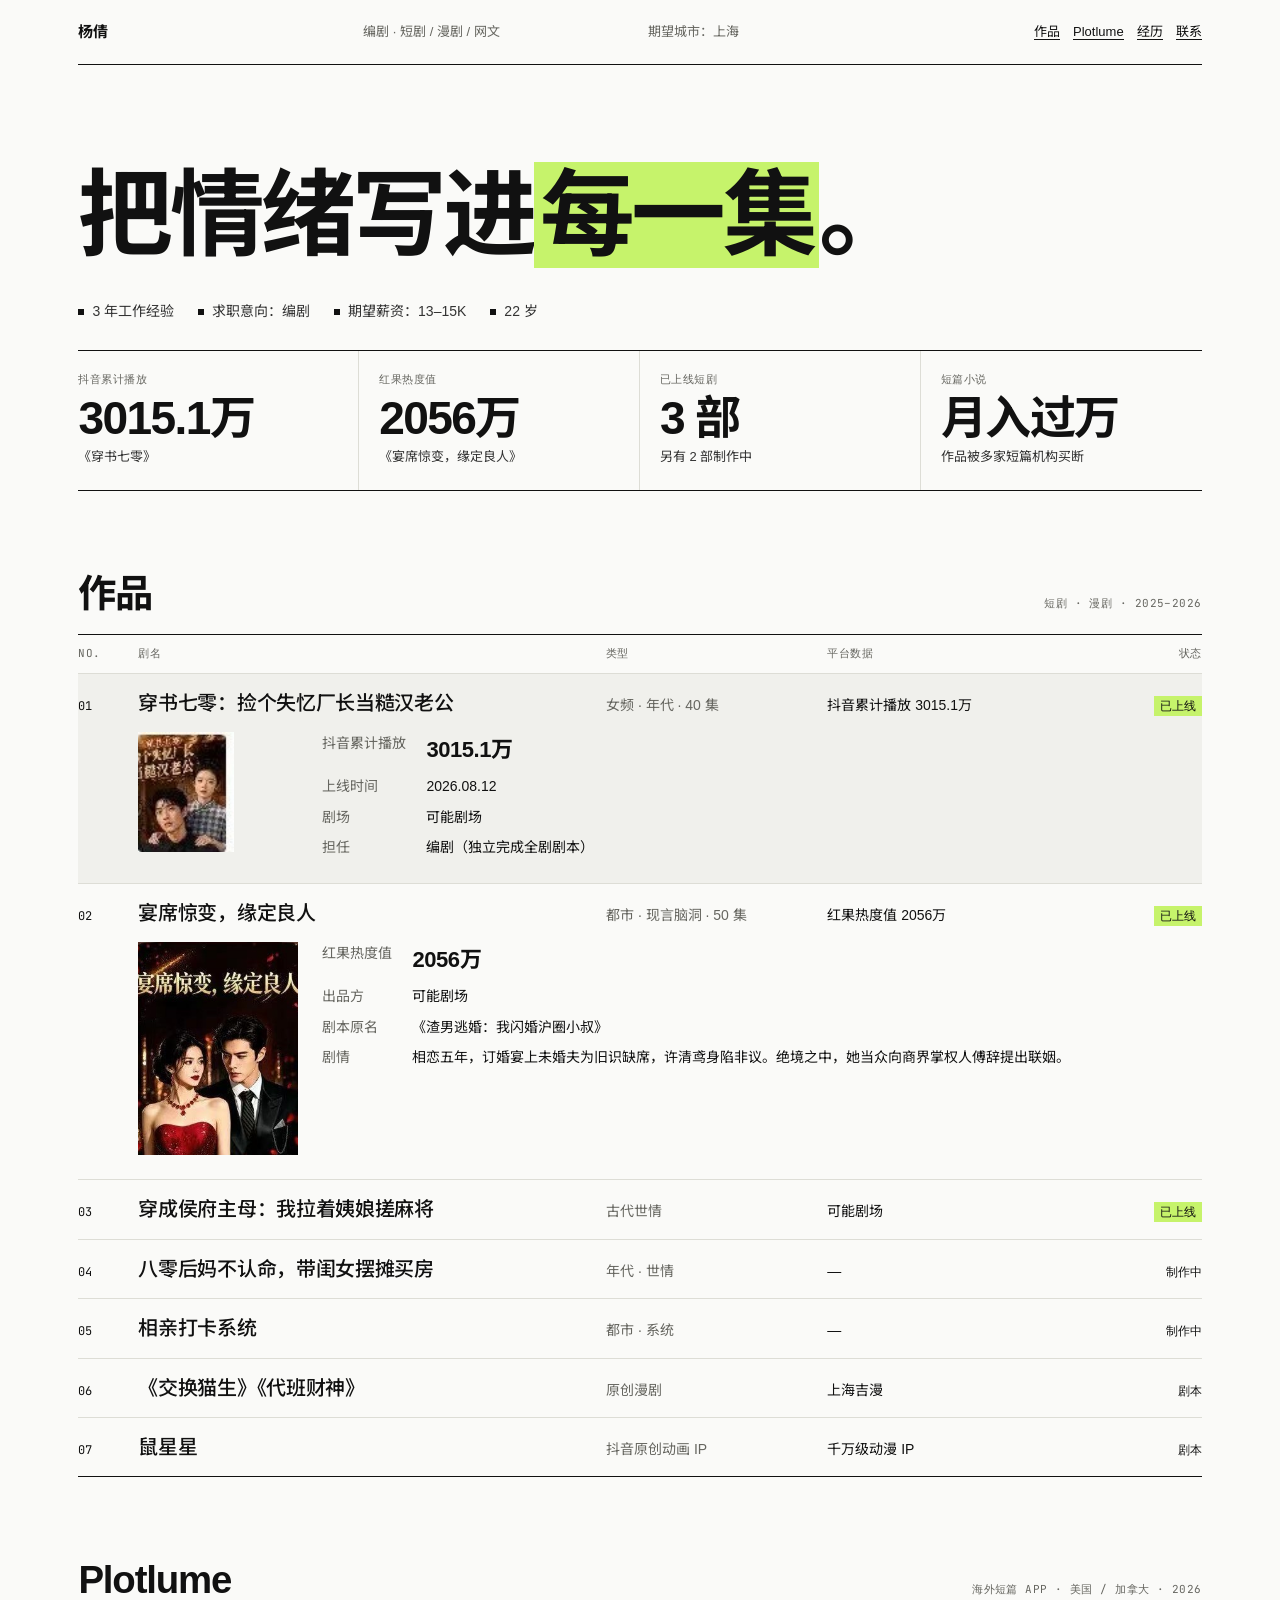
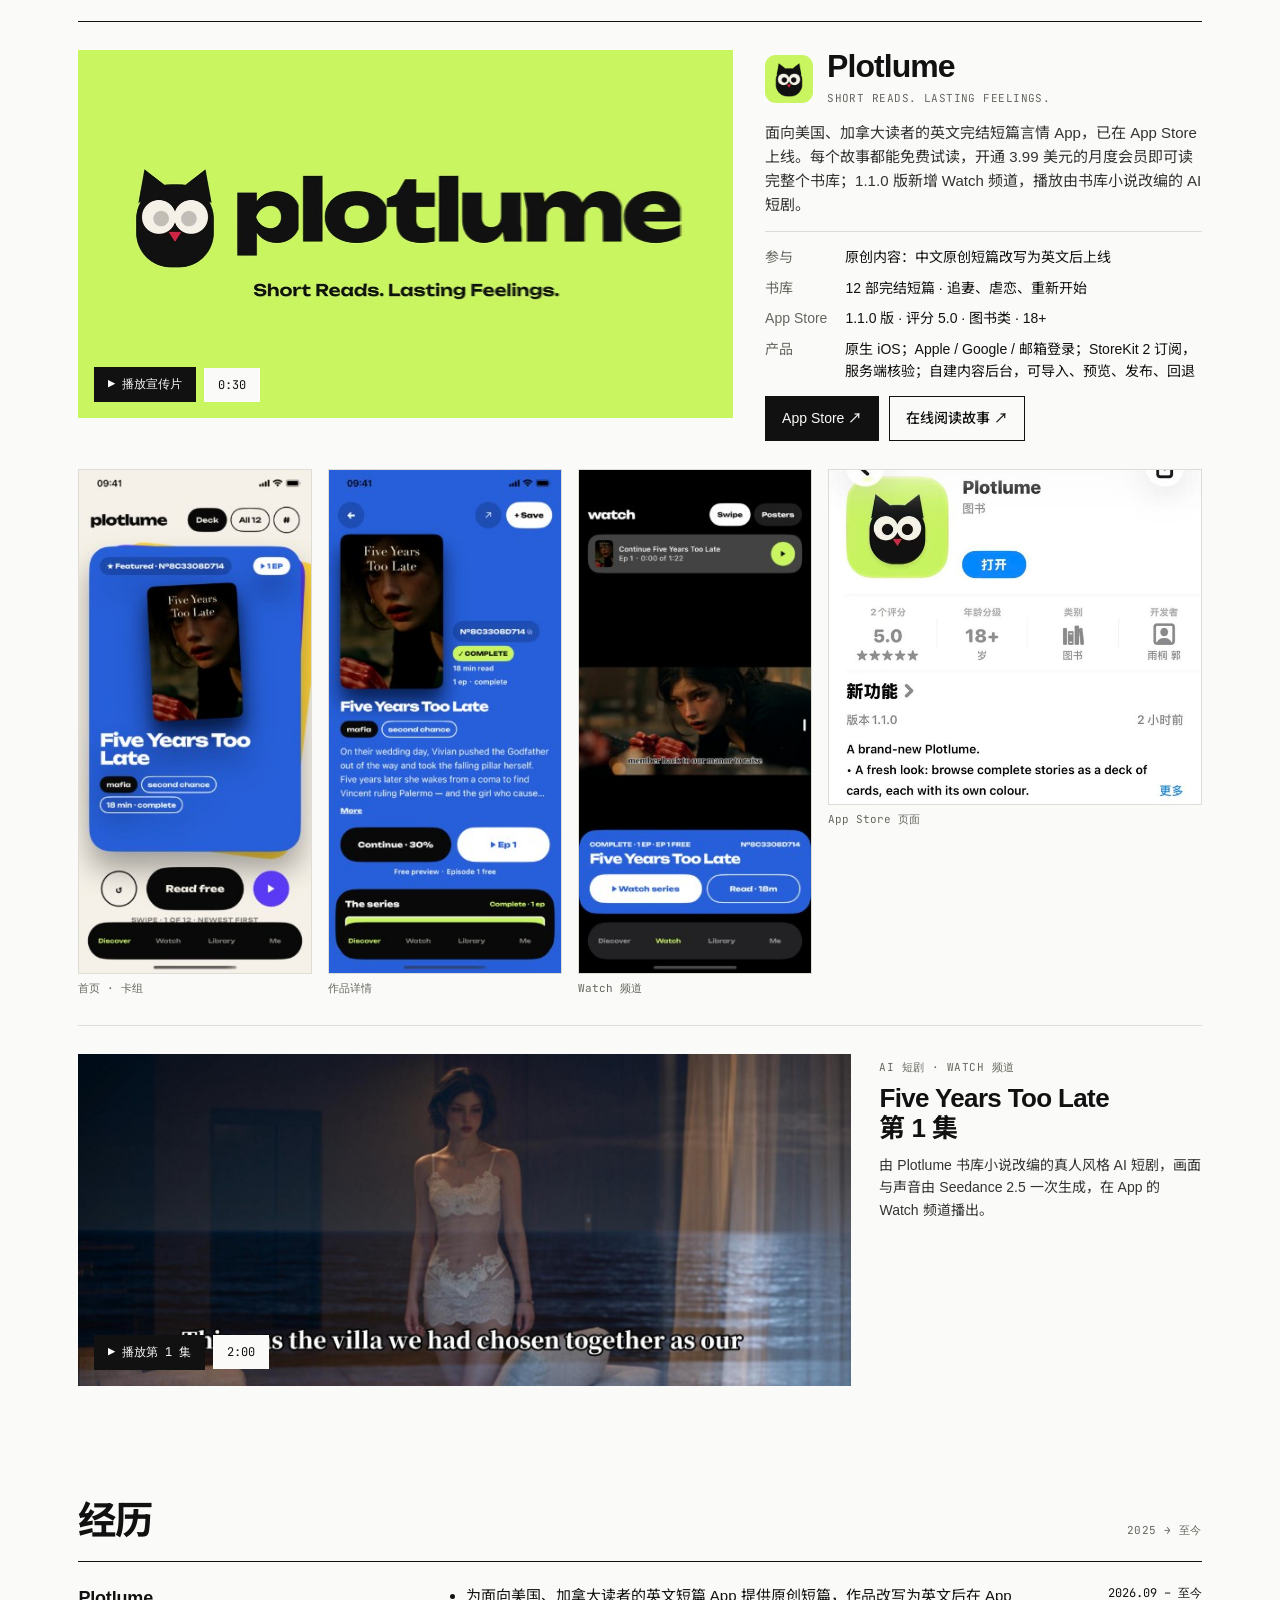
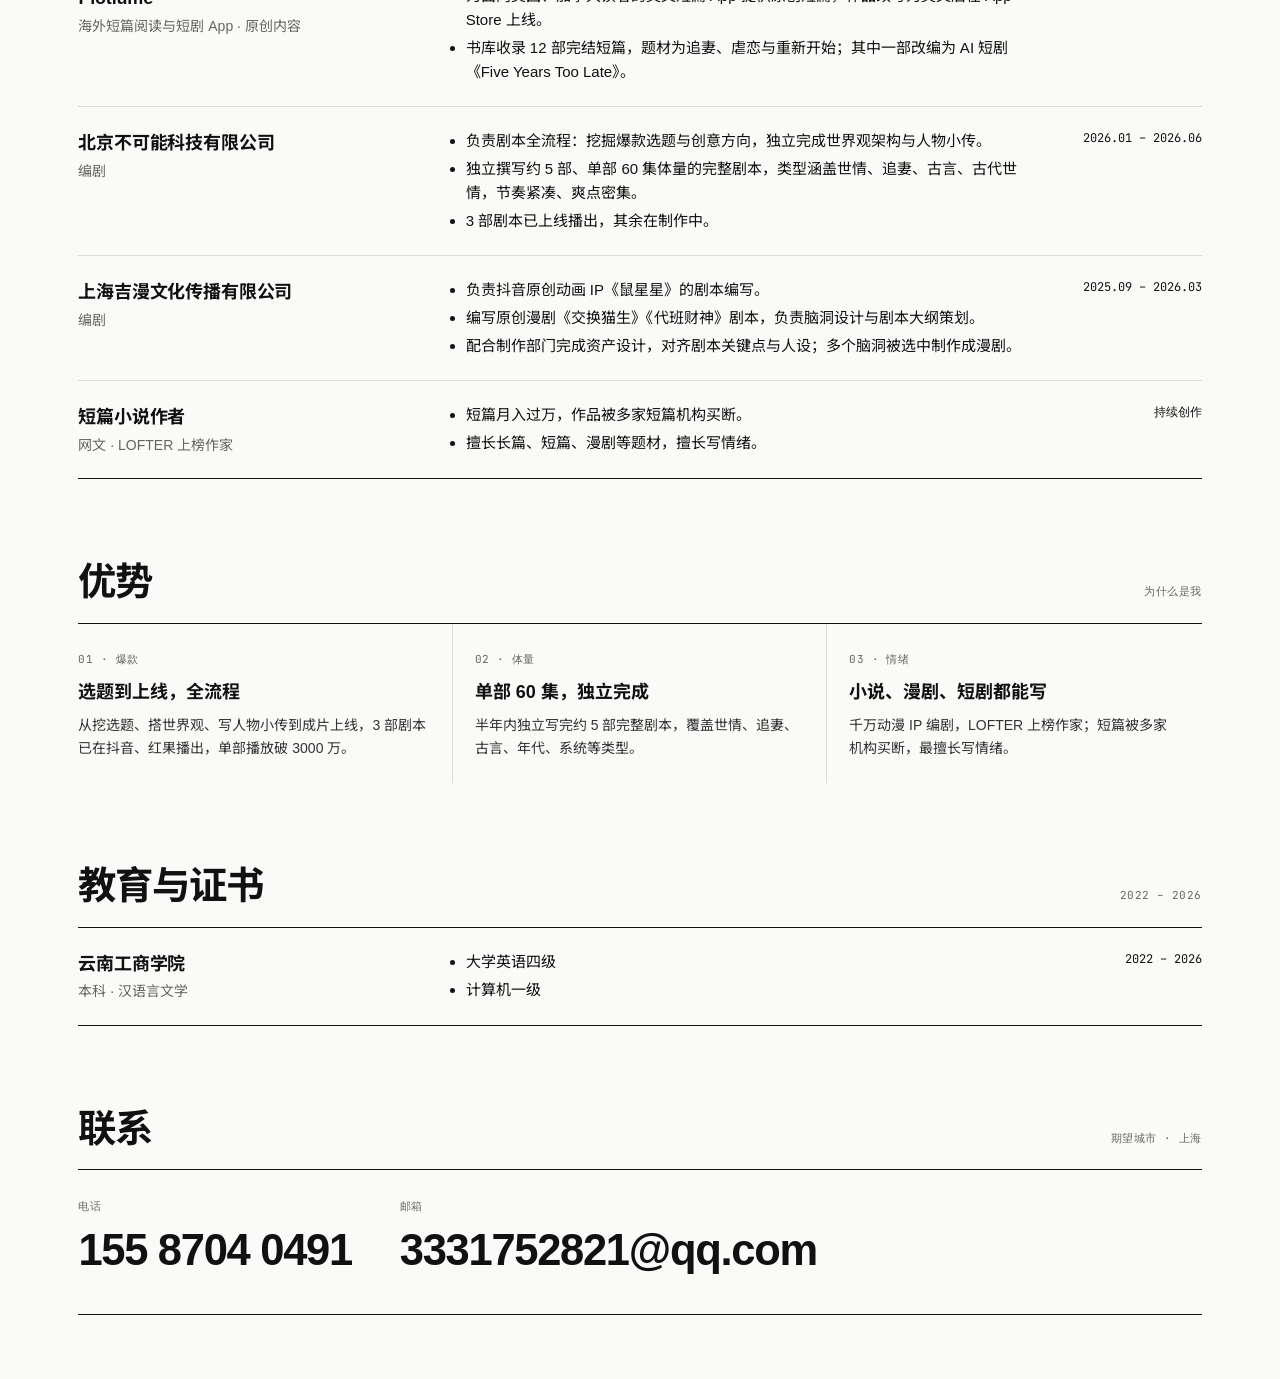
<file: yangqian/index.html>
<!DOCTYPE html>
<html lang="zh-CN">
<head>
<meta charset="utf-8">
<meta name="viewport" content="width=device-width, initial-scale=1">
<title>杨倩编剧简历</title>
<meta name="description" content="杨倩：短剧、漫剧编剧，网文作者。已上线短剧《穿书七零》抖音累计播放 3015.1 万。">
<link href="https://fonts.googleapis.com/css2?family=Noto+Sans+SC:wght@400;500;700;900&family=JetBrains+Mono:wght@400;500&display=swap" rel="stylesheet">
<style>
/* Swiss index: one ink, one lime highlight, hairline rules, numbered rows that are real indexes. */
:root{
  --paper:#FAFAF8; --ink:#111111; --muted:#666660; --rule:#DDDDD6; --band:#F0F0EC; --lime:#C6F36B;
  --sans:'Helvetica Neue',Helvetica,'Noto Sans SC','PingFang SC','Microsoft YaHei',Arial,sans-serif;
  --mono:'JetBrains Mono',ui-monospace,Menlo,monospace;
  color-scheme:light;
}
html,body{background:var(--paper)}
body{margin:0;color:var(--ink);font-family:var(--sans);font-size:15px;line-height:1.6}
*{box-sizing:border-box}
a{color:var(--ink);text-decoration:none;border-bottom:1px solid var(--ink)}
a:hover,a:focus-visible{background:var(--lime);outline:none}
mark{background:var(--lime);color:var(--ink);padding:0 .06em}
.wrap{max-width:1200px;margin:0 auto;padding-inline:clamp(16px,3vw,40px);padding-block:0 64px}
.mono{font-family:var(--mono);font-size:11px;letter-spacing:.04em;text-transform:uppercase;color:var(--muted)}
header.top{display:grid;grid-template-columns:repeat(auto-fit,minmax(150px,1fr));gap:12px 16px;padding:20px 0;border-bottom:1px solid var(--ink);font-size:13px;align-items:center}
header.top b{font-size:15px}
header.top .grey{color:var(--muted)}
.hero{display:flex;flex-wrap:wrap;gap:28px;align-items:flex-end;padding:clamp(48px,8vw,112px) 0 36px}
.hero img{width:96px;height:96px;object-fit:cover;filter:grayscale(1) contrast(1.05);flex:none}
.hero h1{margin:0;font-weight:700;font-size:clamp(44px,7.4vw,108px);line-height:1.02;letter-spacing:-0.04em;text-wrap:balance;flex:1 1 520px;min-width:0}
.facts{display:flex;flex-wrap:wrap;gap:6px 24px;padding-bottom:28px;font-size:14px;color:#333}
.facts span::before{content:'';display:inline-block;width:6px;height:6px;background:var(--ink);margin-right:8px;vertical-align:middle}
.stats{display:grid;grid-template-columns:repeat(4,minmax(0,1fr));border-top:1px solid var(--ink);border-bottom:1px solid var(--ink)}
.stats div{padding:20px 20px 22px 0;border-right:1px solid var(--rule);display:flex;flex-direction:column;gap:6px;min-width:0}
.stats div+div{padding-left:20px}
.stats div:last-child{border-right:0}
.stats strong{font-size:clamp(30px,3.6vw,48px);font-weight:700;letter-spacing:-0.035em;line-height:1;font-variant-numeric:tabular-nums}
.stats small{font-size:13px;color:#333}
section{margin-top:72px}
.sec{display:flex;justify-content:space-between;align-items:baseline;gap:16px;border-bottom:1px solid var(--ink);padding-bottom:10px}
.sec h2{margin:0;font-weight:700;font-size:clamp(28px,3vw,40px);letter-spacing:-0.03em}
.row{display:grid;grid-template-columns:44px minmax(0,2.2fr) minmax(0,1fr) minmax(0,1.2fr) 112px;gap:16px;padding:16px 0;border-bottom:1px solid var(--rule);align-items:baseline}
.row.head{padding:10px 0}
.row .n{font-family:var(--mono);font-size:12px}
.row .t{font-size:20px;font-weight:500;letter-spacing:-0.015em;line-height:1.3}
.row .g{color:var(--muted);font-size:14px}
.row .d{font-variant-numeric:tabular-nums;font-size:14px}
.row .s{text-align:right;font-family:var(--mono);font-size:12px}
.live{background:var(--lime);padding:2px 6px}
.open{background:var(--band);border-bottom:1px solid var(--rule)}
.open .row{border-bottom:0}
.detail{display:grid;grid-template-columns:160px minmax(0,1fr);gap:24px;padding:0 0 24px 60px}
.detail img{width:160px;aspect-ratio:3/4;object-fit:cover;display:block;background:#E2E2DC}
.detail .thumb-small{width:96px;aspect-ratio:4/5;image-rendering:auto}
.detail dl{margin:0;display:grid;grid-template-columns:max-content minmax(0,1fr);gap:8px 20px;align-content:start;font-size:14px}
.detail dt{color:var(--muted)}
.detail dd{margin:0}
.detail dd b{font-size:22px;letter-spacing:-0.02em;font-variant-numeric:tabular-nums}
.job{display:grid;grid-template-columns:minmax(0,1.3fr) minmax(0,2.2fr) 140px;gap:16px;padding:22px 0;border-bottom:1px solid var(--rule)}
.job h3{margin:0;font-size:18px;font-weight:700;letter-spacing:-0.01em}
.job .role{color:var(--muted);font-size:14px;margin-top:2px}
.job ul{margin:0;padding-left:18px;display:flex;flex-direction:column;gap:4px}
.job .when{text-align:right;font-family:var(--mono);font-size:12px}
.grid3{display:grid;grid-template-columns:repeat(3,minmax(0,1fr))}
.grid3>div{padding:22px 22px 24px 0;border-right:1px solid var(--rule)}
.grid3>div+div{padding-left:22px}
.grid3>div:last-child{border-right:0}
.grid3 h3{margin:8px 0 8px;font-size:18px}
.grid3 p{margin:0;color:#333;font-size:14px}
.contact{display:flex;flex-wrap:wrap;gap:16px 48px;align-items:baseline;padding:28px 0;border-bottom:1px solid var(--ink)}
.contact .big{font-size:clamp(26px,3.4vw,44px);font-weight:700;letter-spacing:-0.03em;user-select:all}
.player{position:relative;aspect-ratio:16/9;max-width:100%;background:var(--ink);overflow:hidden}
.player>img{display:block;width:100%;height:100%;object-fit:cover}
.player .play{position:absolute;left:16px;bottom:16px;display:flex;gap:8px;align-items:center;font-family:var(--mono);font-size:12px;border:0;padding:0;background:none;cursor:pointer}
.player .play span{padding:9px 14px;background:var(--ink);color:var(--paper)}
.player .play span+span{background:var(--paper);color:var(--ink)}
.player .play:hover span:first-child,.player .play:focus-visible span:first-child{background:var(--lime);color:var(--ink)}
.player .play:focus-visible{outline:2px solid var(--lime);outline-offset:3px}
.player video{position:absolute;inset:0;width:100%;height:100%;background:#000}
.app{display:grid;grid-template-columns:minmax(0,1.5fr) minmax(0,1fr);gap:32px;padding:28px 0}
.app .copy{display:flex;flex-direction:column;gap:14px;min-width:0}
.app .brand{display:flex;align-items:center;gap:14px}
.app .brand img{width:48px;height:48px;border-radius:11px}
.app .brand b{font-size:32px;letter-spacing:-0.03em;line-height:1}
.app p{margin:0;color:#333}
.app dl{margin:0;display:grid;grid-template-columns:max-content minmax(0,1fr);gap:8px 18px;font-size:14px;border-top:1px solid var(--rule);padding-top:14px}
.app dt{color:var(--muted)}
.app dd{margin:0}
.links{display:flex;flex-wrap:wrap;gap:10px}
.links a{border:1px solid var(--ink);padding:10px 16px;font-size:14px;font-weight:500}
.links a.solid{background:var(--ink);color:var(--paper)}
.links a.solid:hover{background:var(--lime);color:var(--ink)}
.shots{display:grid;grid-template-columns:repeat(3,minmax(0,1fr)) minmax(0,1.6fr);gap:16px;padding:0 0 28px;align-items:start}
.shots figure{margin:0;display:flex;flex-direction:column;gap:6px;min-width:0}
.shots img{display:block;width:100%;max-width:100%;border:1px solid var(--rule)}
.shots figcaption{font-family:var(--mono);font-size:11px;color:var(--muted)}
.ep{border-top:1px solid var(--rule);padding:28px 0 32px;display:grid;grid-template-columns:minmax(0,2.4fr) minmax(0,1fr);gap:28px;align-items:start}
.ep .player{aspect-ratio:21/9}
.ep h3{margin:6px 0 10px;font-size:26px;letter-spacing:-0.025em;line-height:1.15}
.ep p{margin:0;color:#333;font-size:14px}
@media (max-width:760px){
  .app,.ep{grid-template-columns:1fr}
  .shots{grid-template-columns:repeat(3,minmax(0,1fr))}
  .shots figure:last-child{grid-column:1/-1}
  .stats,.grid3{grid-template-columns:1fr 1fr}
  .stats div:nth-child(2n){border-right:0}
  .stats div:nth-child(n+3){border-top:1px solid var(--rule)}
  .stats div:nth-child(odd){padding-left:0}
  .grid3{grid-template-columns:1fr}
  .grid3>div{border-right:0;border-top:1px solid var(--rule);padding-left:0!important}
  .row{grid-template-columns:32px minmax(0,1fr) auto}
  .row .g,.row .d{display:none}
  .row.head .hide{display:none}
  .detail{grid-template-columns:96px minmax(0,1fr);padding-left:0;gap:16px}
  .detail img{width:96px}
  .job{grid-template-columns:1fr}
  .job .when{text-align:left;order:-1}
}
</style>
</head>
<body>


<div class="wrap">
  <header class="top">
    <b>杨倩</b>
    <span class="grey">编剧 · 短剧 / 漫剧 / 网文</span>
    <span class="grey">期望城市：上海</span>
    <span style="text-align:right"><a href="#works">作品</a>　<a href="#plotlume">Plotlume</a>　<a href="#jobs">经历</a>　<a href="#contact">联系</a></span>
  </header>

  <div class="hero">
    <h1>把情绪写进<mark>每一集</mark>。</h1>
  </div>
  <div class="facts">
    <span>3 年工作经验</span><span>求职意向：编剧</span><span>期望薪资：13–15K</span><span>22 岁</span>
  </div>

  <div class="stats" aria-label="代表数据">
    <div><span class="mono">抖音累计播放</span><strong>3015.1万</strong><small>《穿书七零》</small></div>
    <div><span class="mono">红果热度值</span><strong>2056万</strong><small>《宴席惊变，缘定良人》</small></div>
    <div><span class="mono">已上线短剧</span><strong>3 部</strong><small>另有 2 部制作中</small></div>
    <div><span class="mono">短篇小说</span><strong>月入过万</strong><small>作品被多家短篇机构买断</small></div>
  </div>

  <section id="works">
    <div class="sec"><h2>作品</h2><span class="mono">短剧 · 漫剧 · 2025–2026</span></div>
    <div class="row head mono"><span>No.</span><span>剧名</span><span class="hide">类型</span><span class="hide">平台数据</span><span style="text-align:right">状态</span></div>

    <div class="open">
      <div class="row"><span class="n">01</span><span class="t">穿书七零：捡个失忆厂长当糙汉老公</span><span class="g">女频 · 年代 · 40 集</span><span class="d">抖音累计播放 3015.1万</span><span class="s"><span class="live">已上线</span></span></div>
      <div class="detail">
        <img class="thumb-small" src="img/poster-chuanshu.jpg" alt="《穿书七零》海报">
        <dl>
          <dt>抖音累计播放</dt><dd><b>3015.1万</b></dd>
          <dt>上线时间</dt><dd>2026.08.12</dd>
          <dt>剧场</dt><dd>可能剧场</dd>
          <dt>担任</dt><dd>编剧（独立完成全剧剧本）</dd>
        </dl>
      </div>
    </div>

    <div class="open" style="background:var(--paper)">
      <div class="row"><span class="n">02</span><span class="t">宴席惊变，缘定良人</span><span class="g">都市 · 现言脑洞 · 50 集</span><span class="d">红果热度值 2056万</span><span class="s"><span class="live">已上线</span></span></div>
      <div class="detail">
        <img src="img/poster-yanxi.jpg" alt="《宴席惊变，缘定良人》海报">
        <dl>
          <dt>红果热度值</dt><dd><b>2056万</b></dd>
          <dt>出品方</dt><dd>可能剧场</dd>
          <dt>剧本原名</dt><dd>《渣男逃婚：我闪婚沪圈小叔》</dd>
          <dt>剧情</dt><dd>相恋五年，订婚宴上未婚夫为旧识缺席，许清鸢身陷非议。绝境之中，她当众向商界掌权人傅辞提出联姻。</dd>
        </dl>
      </div>
    </div>

    <div class="row"><span class="n">03</span><span class="t">穿成侯府主母：我拉着姨娘搓麻将</span><span class="g">古代世情</span><span class="d">可能剧场</span><span class="s"><span class="live">已上线</span></span></div>
    <div class="row"><span class="n">04</span><span class="t">八零后妈不认命，带闺女摆摊买房</span><span class="g">年代 · 世情</span><span class="d">—</span><span class="s">制作中</span></div>
    <div class="row"><span class="n">05</span><span class="t">相亲打卡系统</span><span class="g">都市 · 系统</span><span class="d">—</span><span class="s">制作中</span></div>
    <div class="row"><span class="n">06</span><span class="t">《交换猫生》《代班财神》</span><span class="g">原创漫剧</span><span class="d">上海吉漫</span><span class="s">剧本</span></div>
    <div class="row" style="border-bottom:1px solid var(--ink)"><span class="n">07</span><span class="t">鼠星星</span><span class="g">抖音原创动画 IP</span><span class="d">千万级动漫 IP</span><span class="s">剧本</span></div>
  </section>

  <section id="plotlume">
    <div class="sec"><h2>Plotlume</h2><span class="mono">海外短篇 App · 美国 / 加拿大 · 2026</span></div>

    <div class="app">
      <div class="player" data-video="../assets/video/plotlume-promo.mp4">
        <img src="img/plotlume-promo-poster.jpg" alt="Plotlume 宣传片封面">
        <button type="button" class="play" aria-label="播放 Plotlume 宣传片"><span>▶ 播放宣传片</span><span>0:30</span></button>
      </div>
      <div class="copy">
        <div class="brand"><img src="../assets/img/plotlume-icon.jpg" alt="Plotlume 应用图标"><div><b>Plotlume</b><div class="mono" style="margin-top:6px">Short Reads. Lasting Feelings.</div></div></div>
        <p>面向美国、加拿大读者的英文完结短篇言情 App，已在 App Store 上线。每个故事都能免费试读，开通 3.99 美元的月度会员即可读完整个书库；1.1.0 版新增 Watch 频道，播放由书库小说改编的 AI 短剧。</p>
        <dl>
          <dt>参与</dt><dd>原创内容：中文原创短篇改写为英文后上线</dd>
          <dt>书库</dt><dd>12 部完结短篇 · 追妻、虐恋、重新开始</dd>
          <dt>App Store</dt><dd>1.1.0 版 · 评分 5.0 · 图书类 · 18+</dd>
          <dt>产品</dt><dd>原生 iOS；Apple / Google / 邮箱登录；StoreKit 2 订阅，服务端核验；自建内容后台，可导入、预览、发布、回退</dd>
        </dl>
        <div class="links">
          <a class="solid" href="https://apps.apple.com/us/app/plotlume/id6811896292" target="_blank" rel="noopener">App Store ↗</a>
          <a href="https://api.plotlume.cuipi.xyz/stories" target="_blank" rel="noopener">在线阅读故事 ↗</a>
        </div>
      </div>
    </div>

    <div class="shots">
      <figure><img src="../assets/img/plotlume-home.jpg" alt="Plotlume 首页卡组" loading="lazy"><figcaption>首页 · 卡组</figcaption></figure>
      <figure><img src="../assets/img/plotlume-detail.jpg" alt="Plotlume 作品详情页" loading="lazy"><figcaption>作品详情</figcaption></figure>
      <figure><img src="../assets/img/plotlume-watch.jpg" alt="Plotlume Watch 频道" loading="lazy"><figcaption>Watch 频道</figcaption></figure>
      <figure><a href="https://apps.apple.com/us/app/plotlume/id6811896292" target="_blank" rel="noopener" style="border:0;display:block"><img src="../assets/img/plotlume-appstore.jpg" alt="Plotlume 的 App Store 页面：评分 5.0，1.1.0 版" loading="lazy"></a><figcaption>App Store 页面</figcaption></figure>
    </div>

    <div class="ep">
      <div class="player" data-video="../assets/video/fytl-ep1.mp4">
        <img src="../assets/img/fytl-ep1-poster.jpg" alt="《Five Years Too Late》第 1 集剧照">
        <button type="button" class="play" aria-label="播放《Five Years Too Late》第 1 集"><span>▶ 播放第 1 集</span><span>2:00</span></button>
      </div>
      <div>
        <span class="mono">AI 短剧 · Watch 频道</span>
        <h3>Five Years Too Late<br>第 1 集</h3>
        <p>由 Plotlume 书库小说改编的真人风格 AI 短剧，画面与声音由 Seedance 2.5 一次生成，在 App 的 Watch 频道播出。</p>
      </div>
    </div>
  </section>

  <section id="jobs">
    <div class="sec"><h2>经历</h2><span class="mono">2025 → 至今</span></div>

    <div class="job">
      <div><h3>Plotlume</h3><div class="role">海外短篇阅读与短剧 App · 原创内容</div></div>
      <ul>
        <li>为面向美国、加拿大读者的英文短篇 App 提供原创短篇，作品改写为英文后在 App Store 上线。</li>
        <li>书库收录 12 部完结短篇，题材为追妻、虐恋与重新开始；其中一部改编为 AI 短剧《Five Years Too Late》。</li>
      </ul>
      <div class="when">2026.09 – 至今</div>
    </div>

    <div class="job">
      <div><h3>北京不可能科技有限公司</h3><div class="role">编剧</div></div>
      <ul>
        <li>负责剧本全流程：挖掘爆款选题与创意方向，独立完成世界观架构与人物小传。</li>
        <li>独立撰写约 5 部、单部 60 集体量的完整剧本，类型涵盖世情、追妻、古言、古代世情，节奏紧凑、爽点密集。</li>
        <li>3 部剧本已上线播出，其余在制作中。</li>
      </ul>
      <div class="when">2026.01 – 2026.06</div>
    </div>

    <div class="job">
      <div><h3>上海吉漫文化传播有限公司</h3><div class="role">编剧</div></div>
      <ul>
        <li>负责抖音原创动画 IP《鼠星星》的剧本编写。</li>
        <li>编写原创漫剧《交换猫生》《代班财神》剧本，负责脑洞设计与剧本大纲策划。</li>
        <li>配合制作部门完成资产设计，对齐剧本关键点与人设；多个脑洞被选中制作成漫剧。</li>
      </ul>
      <div class="when">2025.09 – 2026.03</div>
    </div>

    <div class="job" style="border-bottom:1px solid var(--ink)">
      <div><h3>短篇小说作者</h3><div class="role">网文 · LOFTER 上榜作家</div></div>
      <ul>
        <li>短篇月入过万，作品被多家短篇机构买断。</li>
        <li>擅长长篇、短篇、漫剧等题材，擅长写情绪。</li>
      </ul>
      <div class="when">持续创作</div>
    </div>
  </section>

  <section>
    <div class="sec"><h2>优势</h2><span class="mono">为什么是我</span></div>
    <div class="grid3">
      <div><span class="mono">01 · 爆款</span><h3>选题到上线，全流程</h3><p>从挖选题、搭世界观、写人物小传到成片上线，3 部剧本已在抖音、红果播出，单部播放破 3000 万。</p></div>
      <div><span class="mono">02 · 体量</span><h3>单部 60 集，独立完成</h3><p>半年内独立写完约 5 部完整剧本，覆盖世情、追妻、古言、年代、系统等类型。</p></div>
      <div><span class="mono">03 · 情绪</span><h3>小说、漫剧、短剧都能写</h3><p>千万动漫 IP 编剧，LOFTER 上榜作家；短篇被多家机构买断，最擅长写情绪。</p></div>
    </div>
  </section>

  <section>
    <div class="sec"><h2>教育与证书</h2><span class="mono">2022 – 2026</span></div>
    <div class="job" style="border-bottom:1px solid var(--ink)">
      <div><h3>云南工商学院</h3><div class="role">本科 · 汉语言文学</div></div>
      <ul><li>大学英语四级</li><li>计算机一级</li></ul>
      <div class="when">2022 – 2026</div>
    </div>
  </section>

  <section id="contact">
    <div class="sec"><h2>联系</h2><span class="mono">期望城市 · 上海</span></div>
    <div class="contact">
      <div><div class="mono">电话</div><div class="big">155 8704 0491</div></div>
      <div><div class="mono">邮箱</div><div class="big">3331752821@qq.com</div></div>
    </div>
  </section>
</div>
<script>
// Click to play in place: swap the poster for a <video> with controls.
document.querySelectorAll('.player').forEach(function (player) {
  var btn = player.querySelector('.play');
  btn.addEventListener('click', function () {
    var v = document.createElement('video');
    v.src = player.getAttribute('data-video');
    v.controls = true; v.autoplay = true; v.playsInline = true;
    v.setAttribute('aria-label', btn.getAttribute('aria-label'));
    btn.remove();
    player.appendChild(v);
    var p = v.play(); if (p && p.catch) p.catch(function () {});
  });
});
</script>

</body>
</html>
</file>
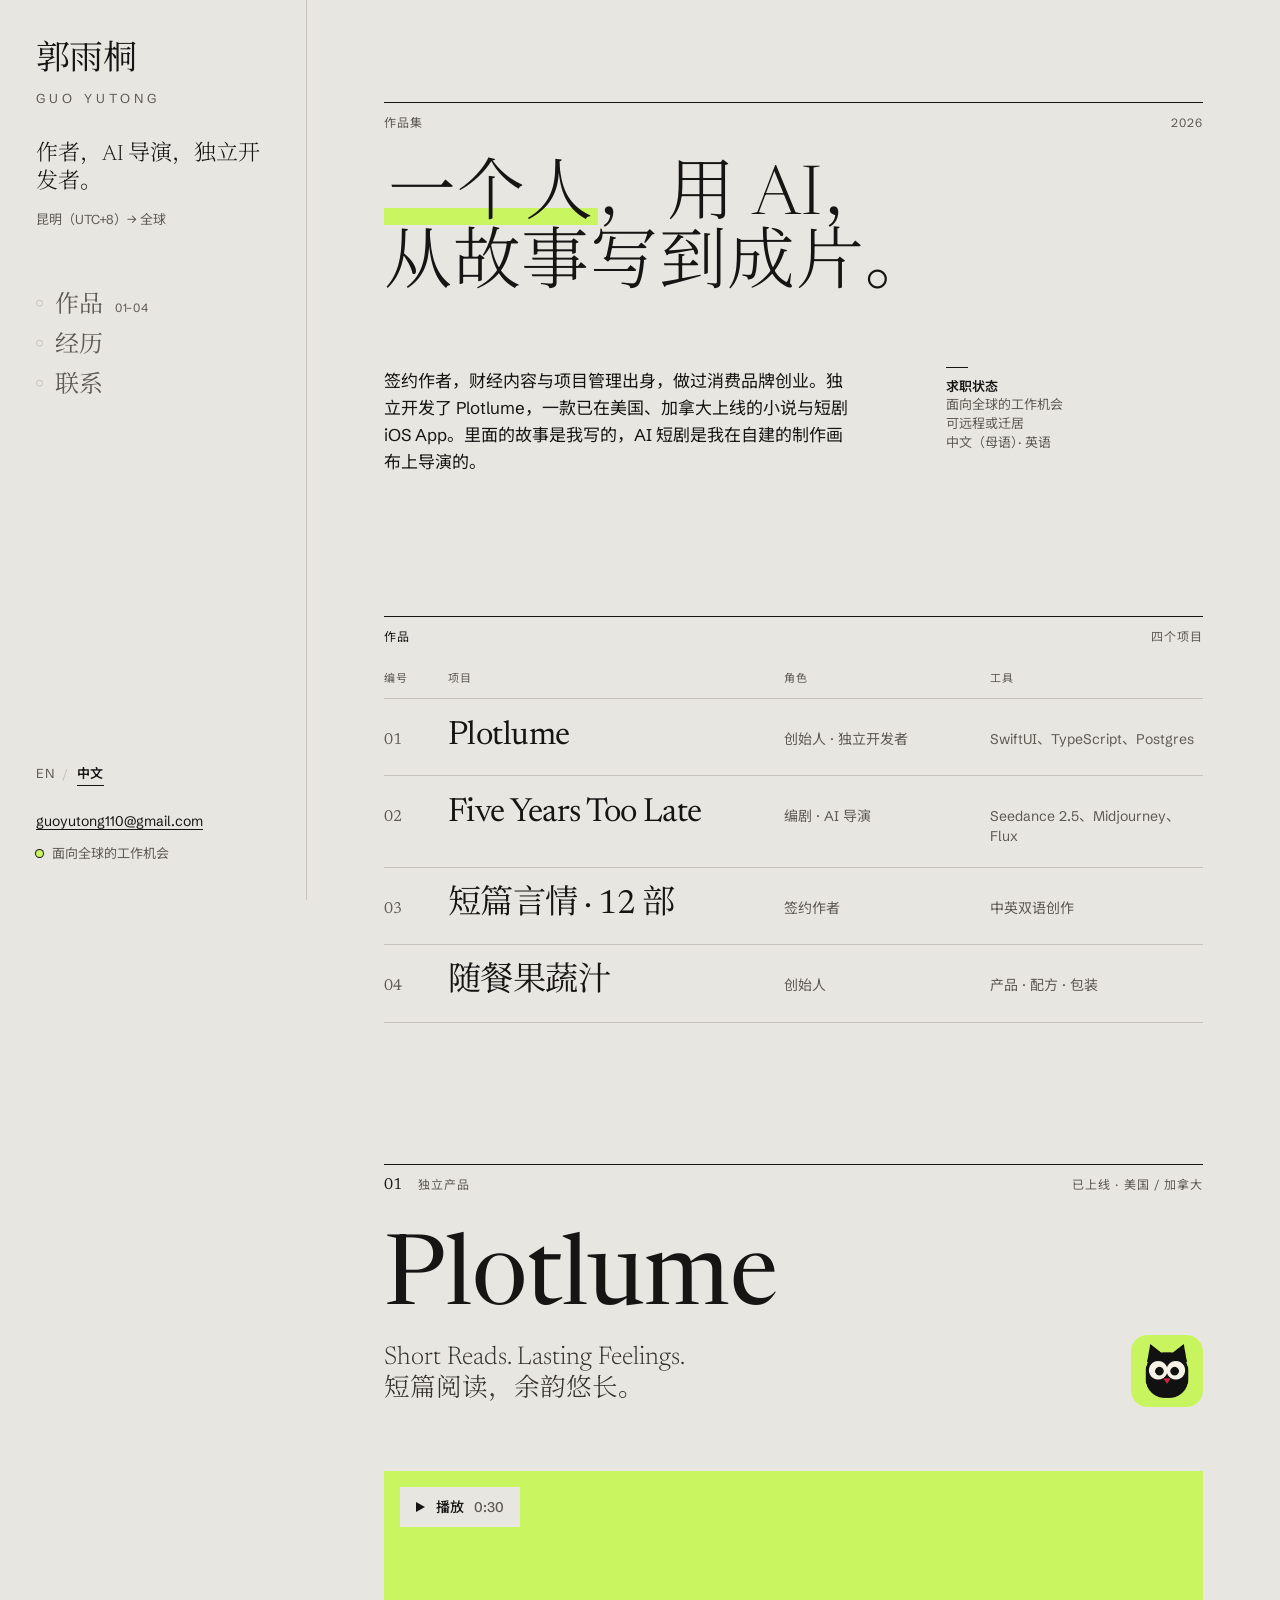
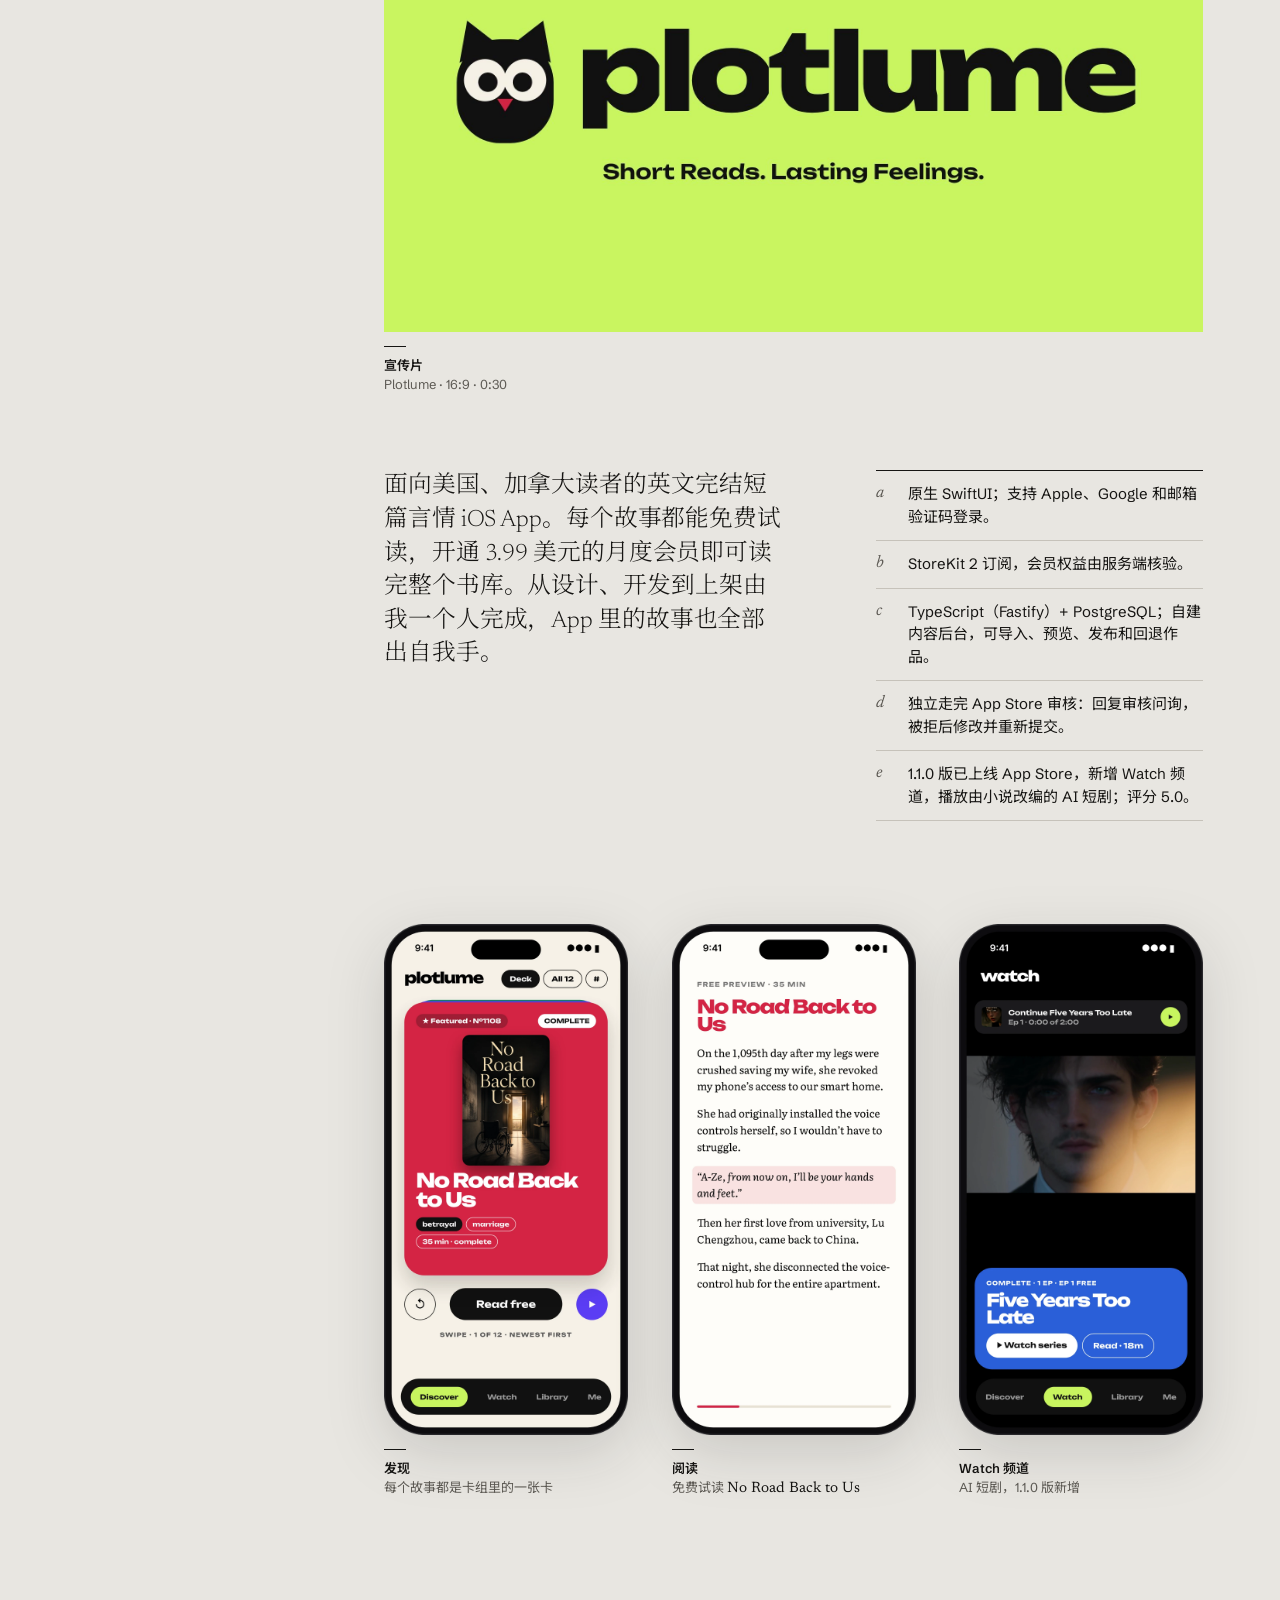
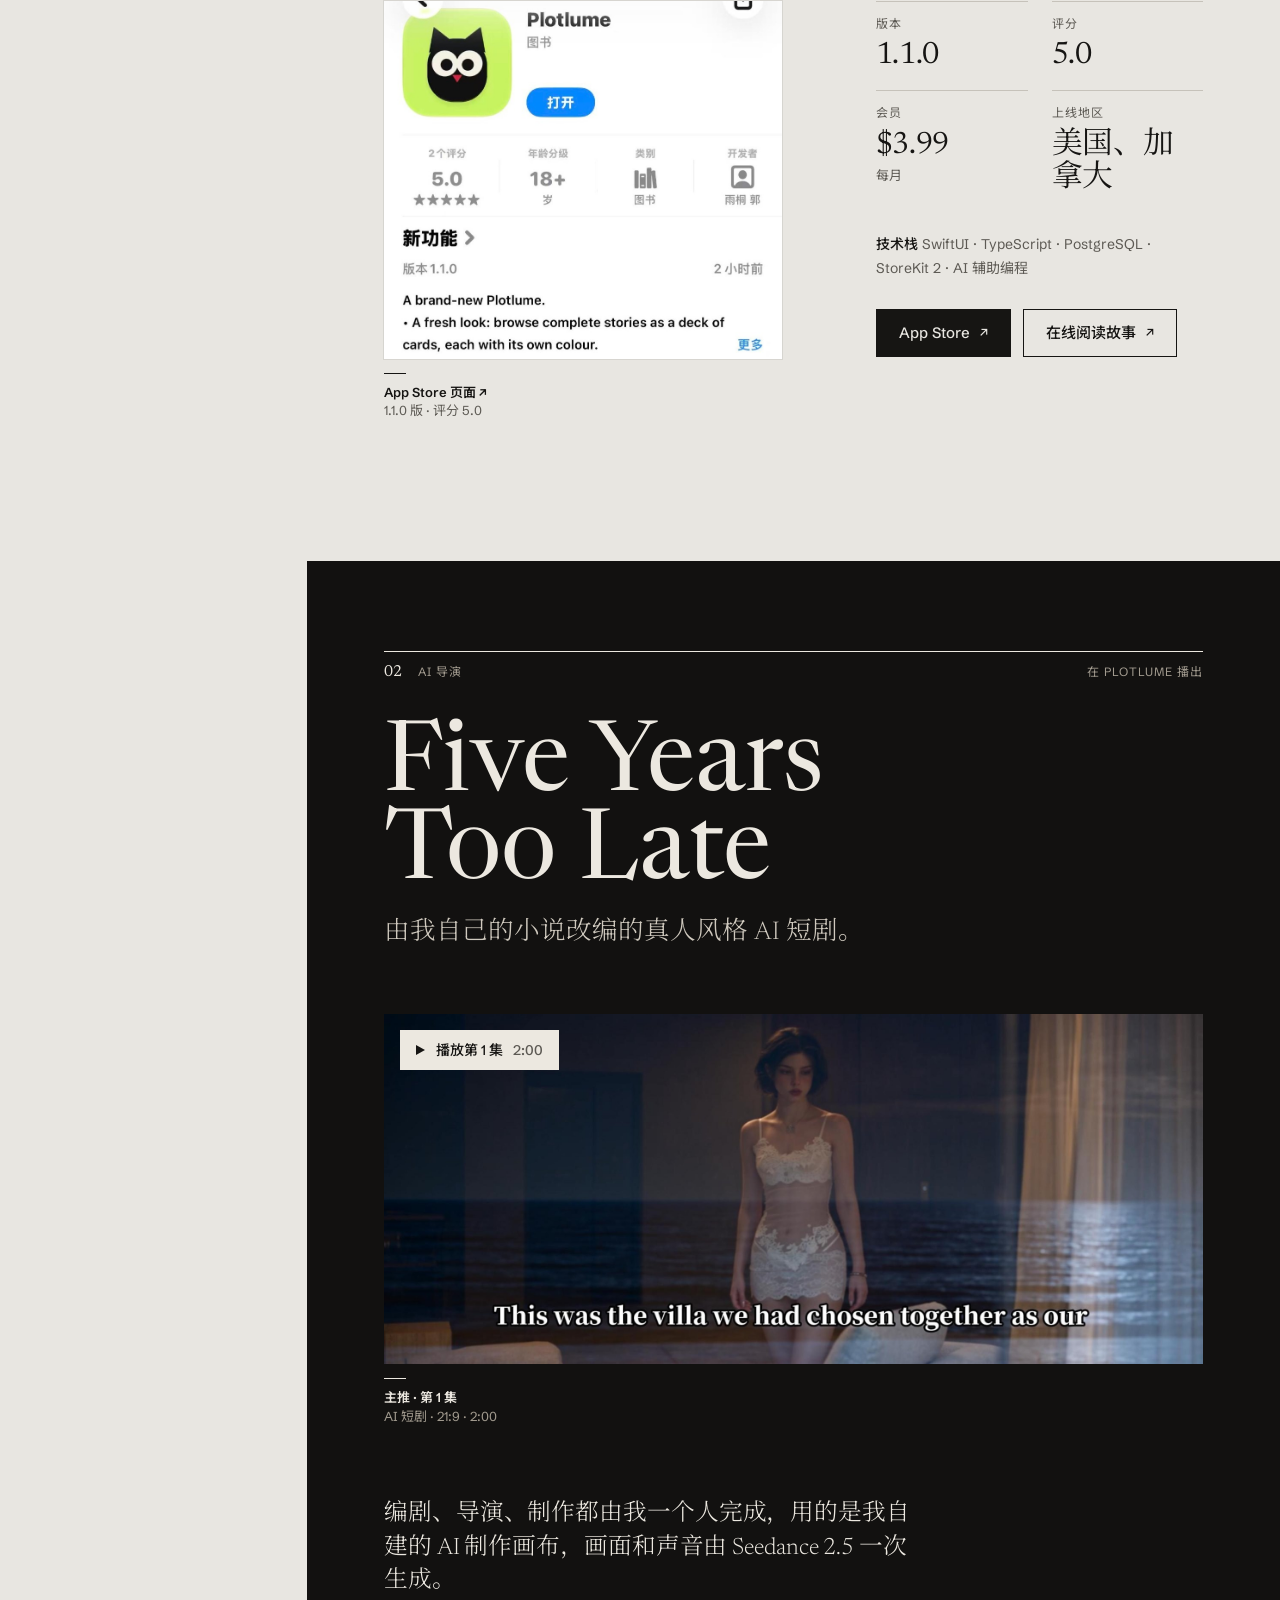
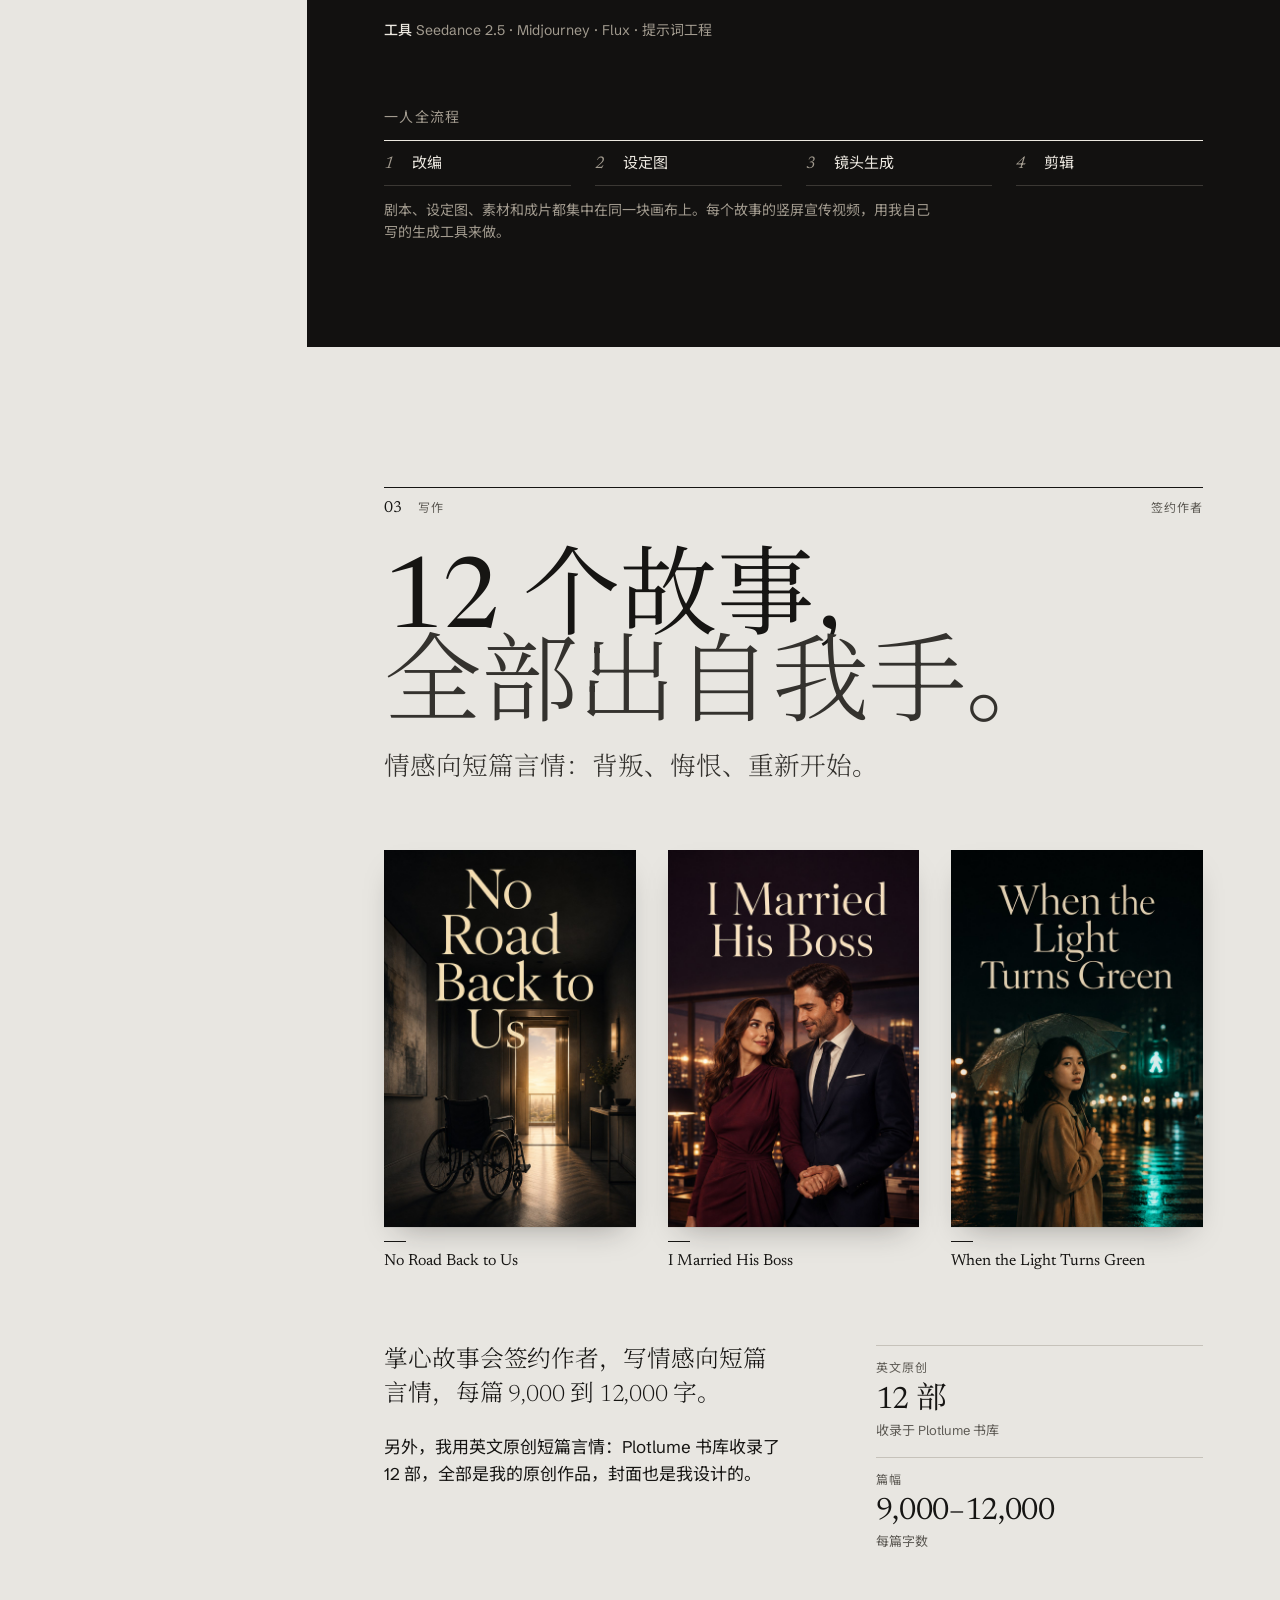
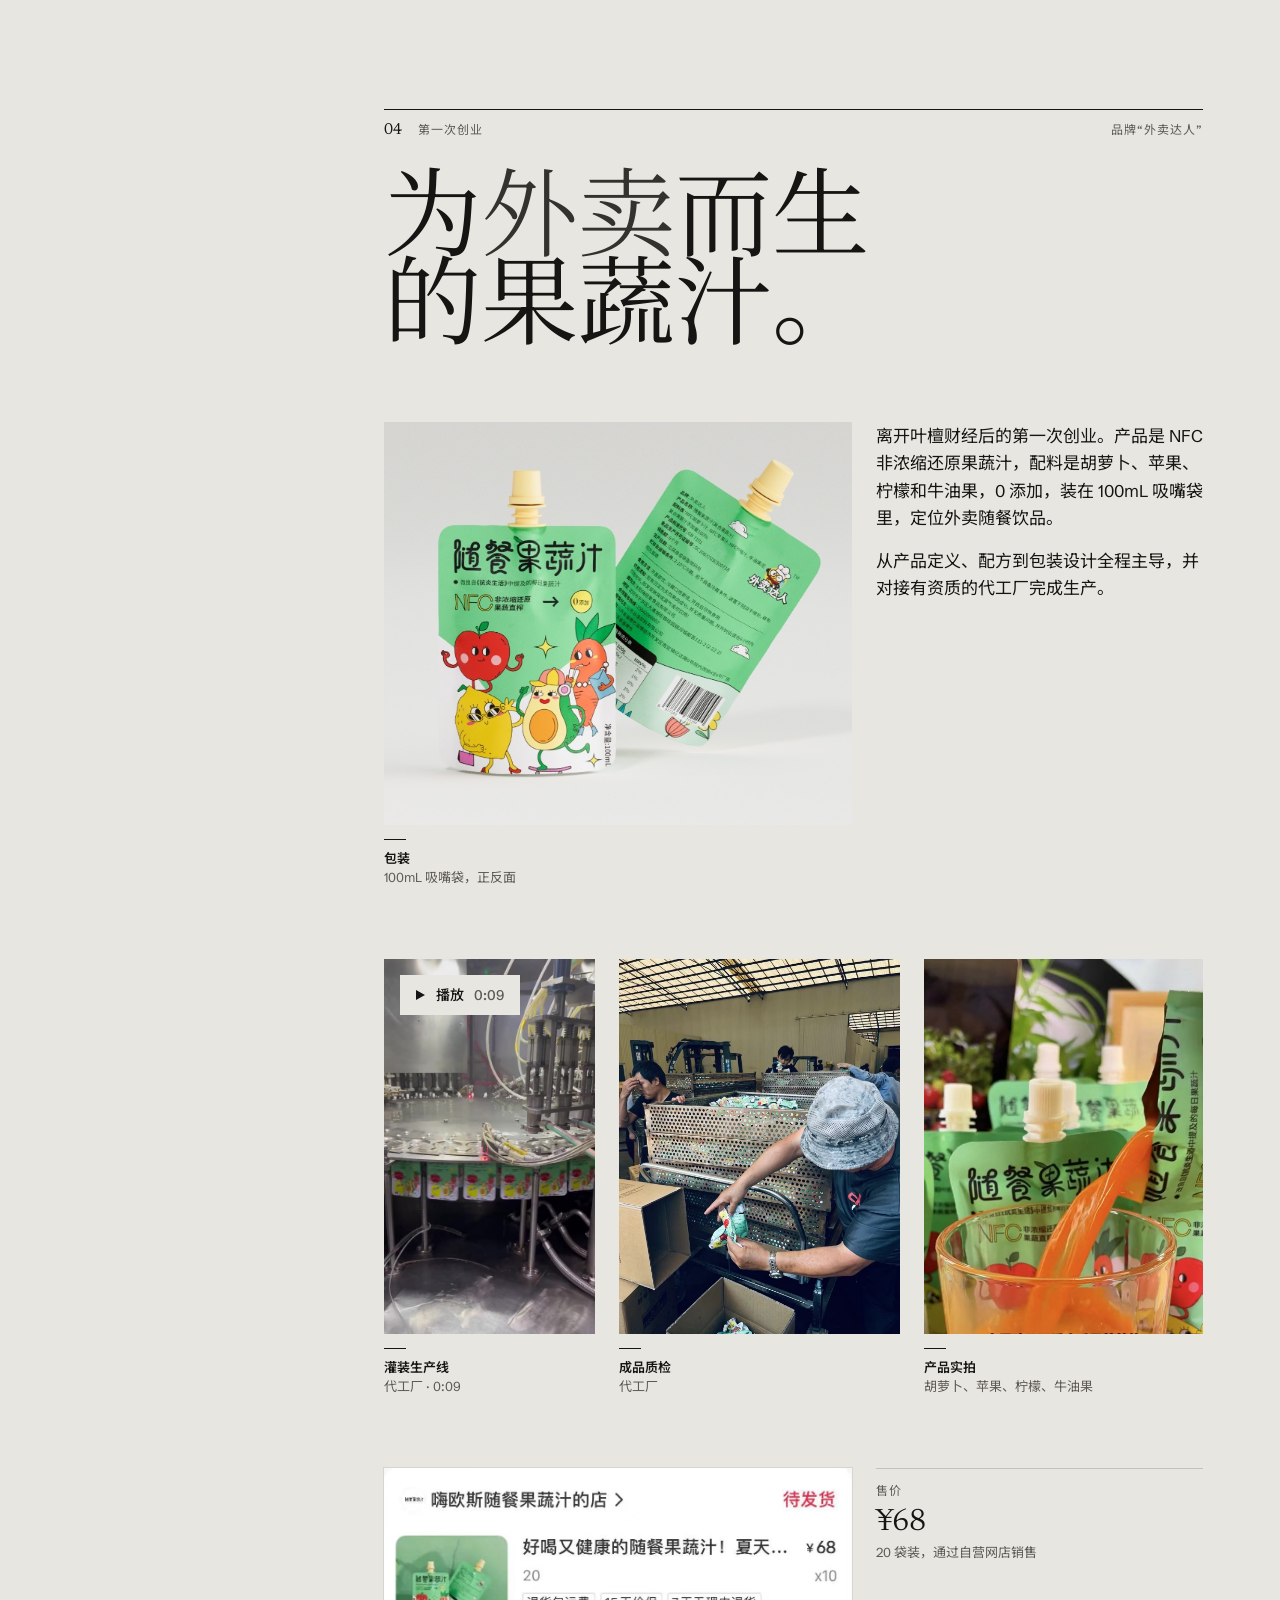
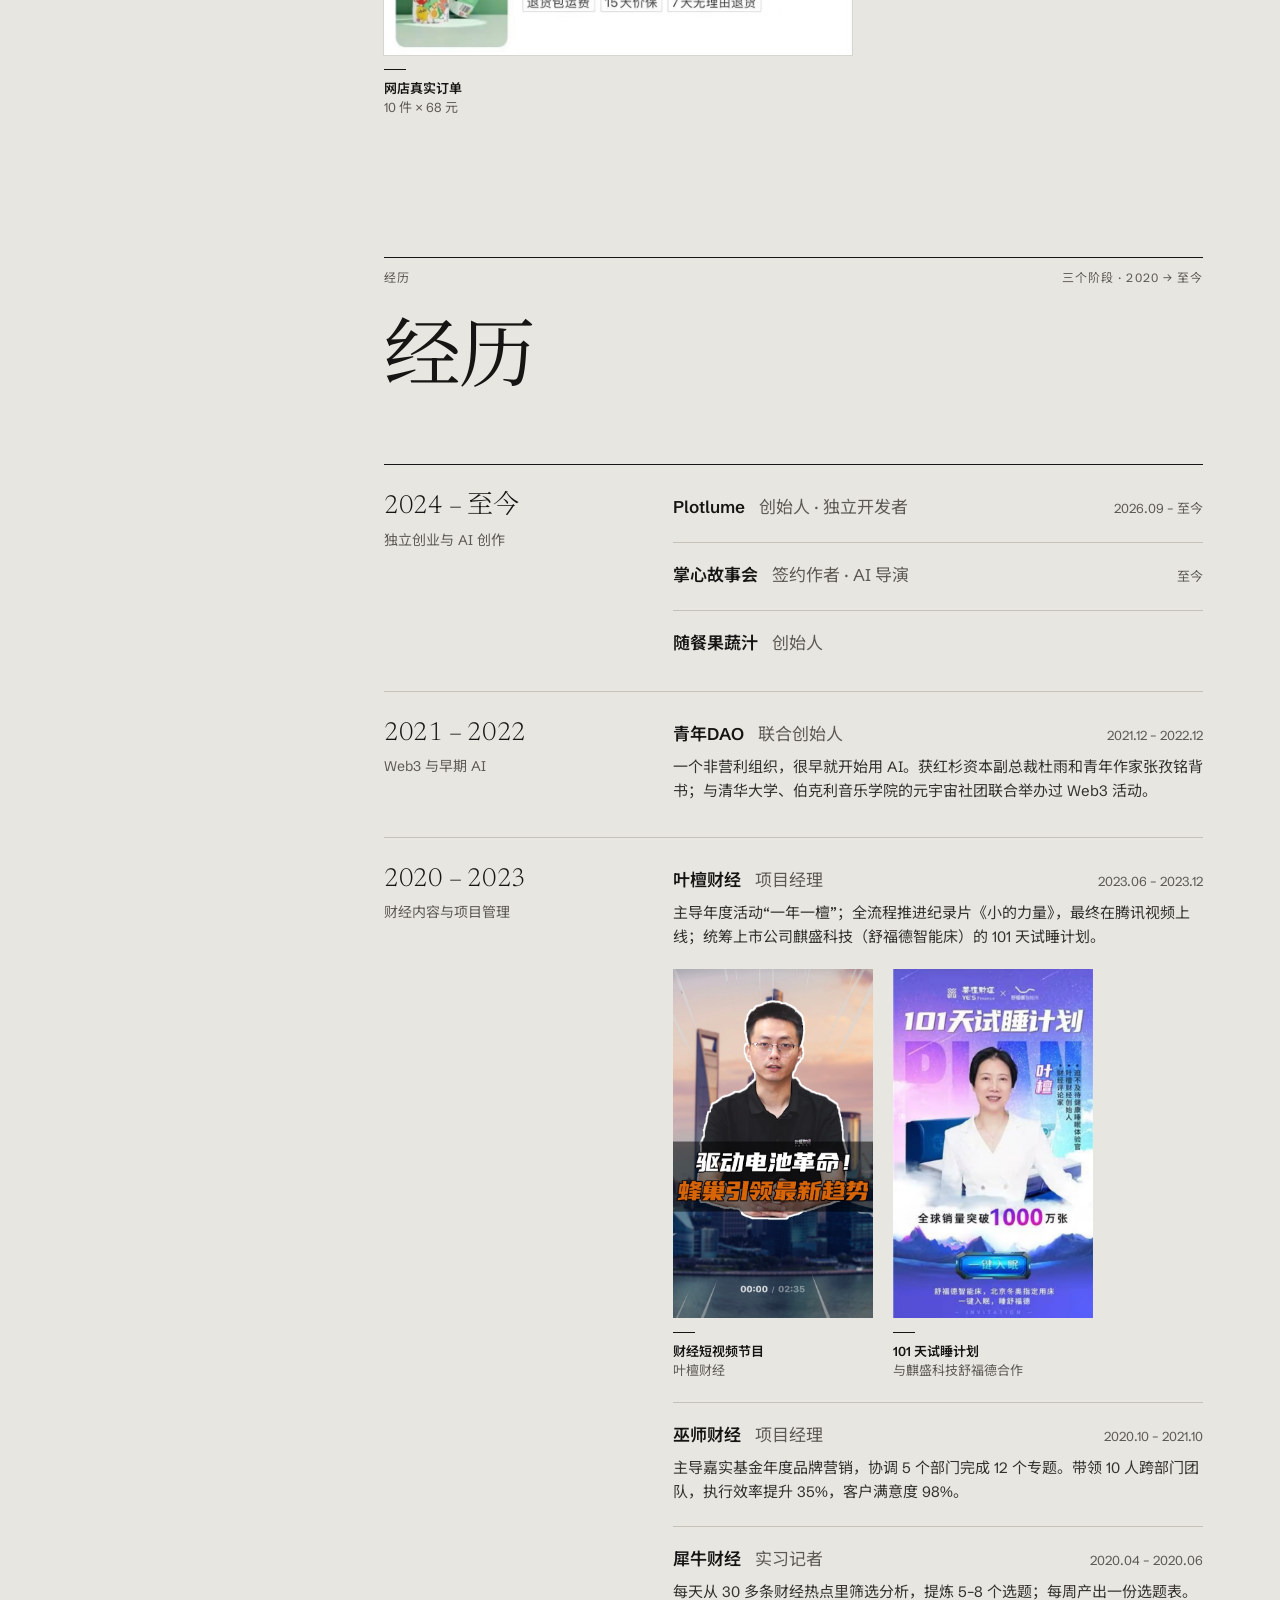
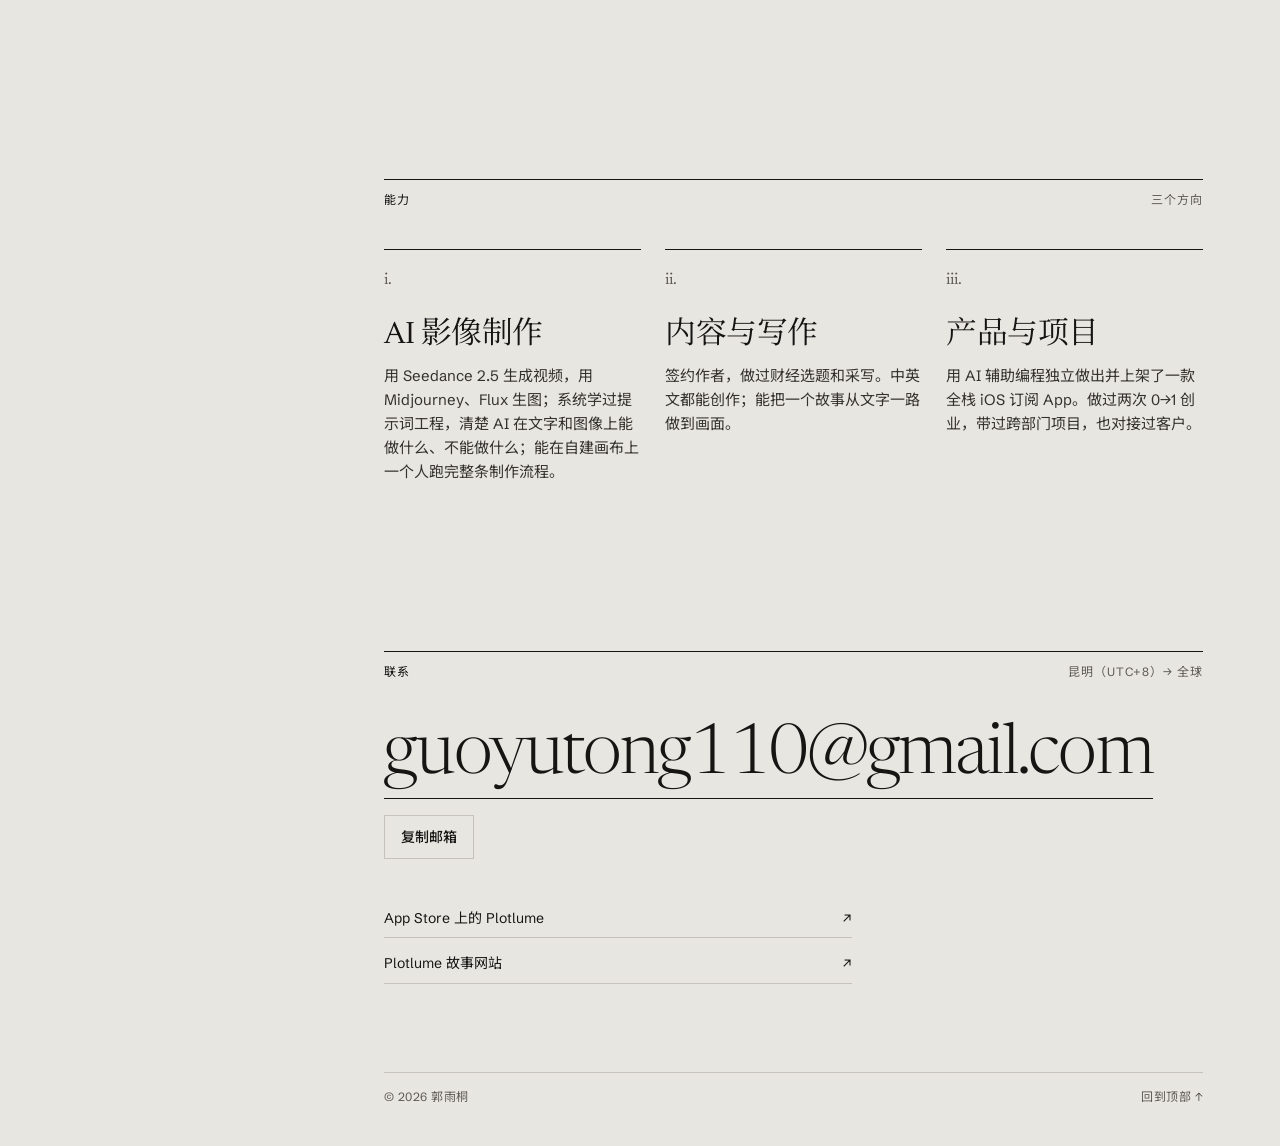
<file: zh/index.html>
<!DOCTYPE html>
<html lang="zh-CN">
<head>
<meta charset="utf-8">
<meta name="viewport" content="width=device-width, initial-scale=1, viewport-fit=cover">
<title>郭雨桐 — 作者 · AI 导演 · 独立开发者</title>
<meta name="description" content="郭雨桐的作品集：签约作者、AI 导演，独立开发了已在美国、加拿大上线的小说与短剧 iOS App Plotlume。">
<meta name="theme-color" content="#E8E6E1">
<link rel="alternate" hreflang="zh" href="index.html">
<link rel="icon" href="../assets/hd/plotlume-icon.webp" type="image/webp">
<link rel="alternate" hreflang="en" href="../index.html">
<link rel="preconnect" href="https://fonts.googleapis.com">
<link rel="preconnect" href="https://fonts.gstatic.com" crossorigin>
<link href="https://fonts.googleapis.com/css2?family=Newsreader:ital,opsz,wght@0,6..72,300..600;1,6..72,300..500&family=Schibsted+Grotesk:wght@400..700&family=Noto+Sans+SC:wght@300;400;500;700&family=Noto+Serif+SC:wght@300;400;500&display=swap" rel="stylesheet">
<style>
:root{
  --ground:#E8E6E1;
  --ink:#161513;
  --ink-2:#34322E;
  --muted:#5D5A54;
  --rule:#C6C2BA;
  --accent:#C8F560;
  --serif:"Newsreader","Noto Serif SC",Georgia,"Times New Roman",serif;
  --sans:"Schibsted Grotesk","Noto Sans SC","Helvetica Neue",Arial,sans-serif;
  --rail:clamp(276px,24vw,340px);
  --g:clamp(16px,6vw,104px);
  color-scheme:light;
}
*,*::before,*::after{box-sizing:border-box}
html{-webkit-text-size-adjust:100%;text-size-adjust:100%;scroll-padding-top:24px}
@media (prefers-reduced-motion:no-preference){html{scroll-behavior:smooth}}
body{margin:0;background:var(--ground);color:var(--ink);font:400 17px/1.6 var(--sans);-webkit-font-smoothing:antialiased;-moz-osx-font-smoothing:grayscale;text-rendering:optimizeLegibility}
img,video{display:block;max-width:100%;height:auto}
a{color:inherit;text-decoration-thickness:1px;text-underline-offset:.22em}
p{margin:0}
h1,h2,h3{margin:0;font-weight:400}
figure{margin:0}
::selection{background:var(--accent);color:var(--ink)}
:focus-visible{outline:2px solid var(--ink);outline-offset:3px}
.sr{position:absolute;width:1px;height:1px;margin:-1px;padding:0;overflow:hidden;clip:rect(0 0 0 0);white-space:nowrap;border:0}
.skip{position:absolute;left:16px;top:-80px;z-index:50;padding:12px 16px;background:var(--ink);color:var(--ground);font-size:14px;text-decoration:none}
.skip:focus{top:16px}
.zh{font-family:"Noto Sans SC",var(--sans)}

/* ---------- Layout ---------- */
.page{display:grid;grid-template-columns:var(--rail) minmax(0,1fr);min-height:100vh}
.col{min-width:0;padding:0 var(--g)}
.wrap{max-width:920px;margin:0 auto}

/* ---------- Rail (sticky left column) ---------- */
.rail{position:sticky;top:0;height:100vh;height:100dvh;display:flex;flex-direction:column;padding:44px 36px 36px;border-right:1px solid var(--rule);overflow-y:auto}
.name{display:inline-block;font:400 34px/1 var(--serif);letter-spacing:-.018em;text-decoration:none}
.name-zh{display:block;margin-top:10px;font-size:13px;letter-spacing:.32em;color:var(--muted)}
.rail-pos{margin-top:32px;font:italic 300 22px/1.28 var(--serif);letter-spacing:-.005em;max-width:13em}
.rail-loc{margin-top:12px;font-size:13px;color:var(--muted)}
.rail-nav{margin-top:56px}
.rail-nav ol{list-style:none;margin:0;padding:0}
.rail-nav a{display:flex;align-items:baseline;gap:12px;padding:5px 0;font:400 24px/1.25 var(--serif);text-decoration:none;color:var(--muted);transition:color .2s}
.rail-nav a::before{content:"";flex:none;width:7px;height:7px;border-radius:50%;border:1px solid var(--rule);transform:translateY(-.22em);transition:background .2s,border-color .2s}
.rail-nav a:hover,.rail-nav a[aria-current]{color:var(--ink)}
.rail-nav a[aria-current]::before{background:var(--accent);border-color:var(--ink)}
.rail-nav small{font:400 12px/1 var(--sans);letter-spacing:.06em;color:var(--muted)}
.rail-foot{margin-top:auto;padding-top:40px}
.lang{display:flex;align-items:center;gap:8px;font-size:13px;letter-spacing:.04em}
.lang span[aria-current]{font-weight:600;border-bottom:1.5px solid var(--ink);padding-bottom:1px}
.lang .sep{color:var(--rule)}
.lang a{color:var(--muted);text-decoration:none;padding-bottom:2px}
.lang a:hover{color:var(--ink)}
.rail-mail{display:inline-block;margin-top:24px;font-size:14px;overflow-wrap:anywhere}
.avail{display:flex;align-items:center;gap:9px;margin-top:10px;font-size:13px;color:var(--muted)}
.avail::before{content:"";flex:none;width:7px;height:7px;border-radius:50%;background:var(--accent);box-shadow:0 0 0 1px var(--ink)}

/* ---------- Shared editorial parts ---------- */
section{padding-top:clamp(96px,11vw,168px)}
.folio{display:flex;align-items:baseline;gap:16px;padding-top:12px;border-top:1px solid var(--ink);font-size:12px;line-height:1.4;letter-spacing:.09em;text-transform:uppercase;color:var(--muted)}
.folio .n{font:italic 400 16px/1 var(--serif);letter-spacing:0;text-transform:none;color:var(--ink)}
.folio .r{margin-left:auto;text-align:right}
.folio h2{font:inherit;color:var(--ink)}
.grid{display:grid;grid-template-columns:repeat(12,minmax(0,1fr));gap:24px}
.lead{font:300 clamp(20px,1.85vw,25px)/1.42 var(--serif);letter-spacing:-.004em;text-wrap:pretty}
.body p+p{margin-top:16px}
.body p{text-wrap:pretty;max-width:62ch}
.kicker{font-size:12px;letter-spacing:.09em;text-transform:uppercase;color:var(--muted)}
.tags{font-size:14px;color:var(--muted);line-height:1.7}
.tags b{font-weight:500;color:var(--ink)}

/* museum label */
.label{margin-top:14px;font-size:13px;line-height:1.45;color:var(--muted);max-width:36ch}
.label::before{content:"";display:block;width:22px;height:1px;margin-bottom:9px;background:var(--ink)}
.label b{display:block;font-weight:600;color:var(--ink)}
.label i{display:block;font:italic 400 16px/1.25 var(--serif);color:var(--ink);margin-bottom:2px}

/* project header */
.p-head{display:flex;align-items:flex-end;justify-content:space-between;gap:24px;margin-top:44px}
.p-title{font:400 clamp(54px,7.6vw,116px)/.9 var(--serif);letter-spacing:-.032em;text-wrap:balance}
.p-title em{font-style:italic;font-weight:300}
.p-deck{margin-top:18px;font:italic 300 clamp(20px,2vw,28px)/1.25 var(--serif);color:var(--ink-2);max-width:30ch;text-wrap:balance}
.p-icon{flex:none;width:72px;height:72px;border-radius:22.5%}
.media{margin-top:clamp(40px,5vw,64px)}

/* facts */
.facts{display:grid;grid-template-columns:repeat(2,minmax(0,1fr));gap:0 24px;margin:0}
.facts>div{padding:12px 0 18px;border-top:1px solid var(--rule)}
.facts dt{font-size:12px;letter-spacing:.09em;text-transform:uppercase;color:var(--muted)}
.facts dd{margin:6px 0 0;font:400 clamp(26px,2.4vw,32px)/1.08 var(--serif);letter-spacing:-.012em;font-variant-numeric:lining-nums}
.facts dd small{display:block;margin-top:4px;font:400 13px/1.4 var(--sans);letter-spacing:0;color:var(--muted)}
.facts.three{grid-template-columns:repeat(3,minmax(0,1fr))}

/* buttons */
.actions{display:flex;flex-wrap:wrap;gap:12px;margin-top:28px}
.btn{display:inline-flex;align-items:center;justify-content:center;gap:10px;min-height:48px;padding:0 22px;border:1px solid var(--ink);background:var(--ink);color:var(--ground);font:500 15px/1.2 var(--sans);text-decoration:none;transition:background .2s,color .2s}
.btn.ghost{background:transparent;color:var(--ink)}
.btn:hover{background:var(--accent);color:var(--ink)}
.btn span{font-size:.9em}

/* players */
.player{position:relative;overflow:hidden;background:#0E0E0D}
.player>img{width:100%;height:100%;object-fit:cover}
.player video{position:absolute;inset:0;width:100%;height:100%;background:#000;object-fit:contain}
.play{position:absolute;inset:0;display:block;width:100%;padding:0;border:0;background:transparent;cursor:pointer;color:var(--ink)}
.chip{position:absolute;left:16px;top:16px;display:inline-flex;align-items:center;gap:10px;height:40px;padding:0 16px 0 14px;background:var(--ground);font:500 14px/1 var(--sans);transition:background .2s}
.chip svg{width:12px;height:12px}
.chip .d{color:var(--muted)}
.play:hover .chip{background:var(--accent)}
.play:focus-visible{outline:none}
.play:focus-visible .chip{box-shadow:0 0 0 2px var(--ink),0 0 0 4px var(--ground)}
.r169{aspect-ratio:16/9}
.r219{aspect-ratio:1920/822}
.r916{aspect-ratio:9/16}

/* ---------- Hero ---------- */
.hero{padding-top:clamp(56px,8vw,120px)}
.m-meta{display:none}
.hero h1{margin-top:32px;font:300 clamp(38px,5.3vw,78px)/1.02 var(--serif);letter-spacing:-.024em;text-wrap:balance}
.hero h1 em{font-style:italic;background:linear-gradient(transparent 64%,var(--accent) 64%,var(--accent) 90%,transparent 90%);padding:0 .06em;-webkit-box-decoration-break:clone;box-decoration-break:clone}
.hero-foot{margin-top:clamp(40px,5vw,64px);align-items:start}
.hero-bio{grid-column:1/8;max-width:58ch;text-wrap:pretty}
.hero-avail{grid-column:9/13;margin-top:0}

/* ---------- Work index ---------- */
.toc{list-style:none;margin:0;padding:0}
.toc-head,.toc a{display:grid;grid-template-columns:44px minmax(0,1.7fr) minmax(0,1fr) minmax(0,1.15fr);gap:20px;align-items:baseline}
.toc-head{padding:24px 0 10px;border-bottom:1px solid var(--rule);font-size:11px;letter-spacing:.09em;text-transform:uppercase;color:var(--muted)}
.toc a{padding:20px 0;border-bottom:1px solid var(--rule);text-decoration:none}
.toc .n{font:italic 400 16px/1 var(--serif);color:var(--muted)}
.toc .t{font:400 clamp(24px,2.6vw,34px)/1.1 var(--serif);letter-spacing:-.016em}
.toc .m{font-size:14px;line-height:1.45;color:var(--muted)}
.toc .t{background:linear-gradient(var(--accent),var(--accent)) 0 88%/0 .26em no-repeat;transition:background-size .3s}
.toc a:hover .t,.toc a:focus-visible .t{background-size:100% .26em}
.toc a:hover .n{color:var(--ink)}

/* ---------- 01 Plotlume ---------- */
.pl-copy{margin-top:clamp(48px,6vw,80px)}
.pl-copy .lead{grid-column:1/7}
.points{grid-column:8/13;list-style:none;margin:0;padding:0;border-top:1px solid var(--ink);counter-reset:pt}
.points li{display:grid;grid-template-columns:26px minmax(0,1fr);gap:6px;padding:12px 0;border-bottom:1px solid var(--rule);font-size:15px;line-height:1.5;counter-increment:pt}
.points li::before{content:counter(pt,lower-alpha);font:italic 400 17px/1.3 var(--serif);color:var(--muted)}
.phones{display:grid;grid-template-columns:repeat(3,minmax(0,1fr));gap:clamp(16px,3.4vw,44px);margin-top:clamp(64px,8vw,104px)}
.phones img{width:100%;max-width:260px;filter:drop-shadow(0 18px 28px rgba(22,21,19,.14))}
.store{margin-top:clamp(64px,8vw,104px);align-items:start}
.store-shot{grid-column:1/7;display:block;max-width:440px;text-decoration:none}
.store-shot img{width:100%;box-shadow:0 0 0 1px rgba(22,21,19,.08)}
.store-shot:hover .label b{text-decoration:underline}
.store-side{grid-column:8/13}
.store-side .tags{margin-top:20px}

/* ---------- 02 Five Years Too Late: a dark screening room inside the paper page ---------- */
.col{overflow-x:clip}
#p02{--ground:#121110;--ink:#ECE8E0;--ink-2:#CFC9BE;--muted:#A29B8F;--rule:#3B3834;position:relative;margin-top:clamp(96px,11vw,168px);padding-top:clamp(56px,7vw,96px);padding-bottom:clamp(64px,8vw,112px);background:var(--ground);color:var(--ink);box-shadow:0 0 0 100vmax var(--ground);clip-path:inset(0 -100vmax)}
#p02 .chip{background:#ECE8E0;color:#161513}
#p02 .chip .d{color:#5D5A54}
#p02 .play:hover .chip{background:var(--accent);color:#161513}
#p02 .play:focus-visible .chip{box-shadow:0 0 0 2px #ECE8E0,0 0 0 4px #121110}
#p02 ::selection{color:#161513}
#p02+section{padding-top:clamp(96px,11vw,152px)}
.fy-copy{margin-top:clamp(48px,6vw,72px);align-items:start}
.fy-copy .body{grid-column:1/9}
.fy-copy .tags{margin-top:20px}
.pipe{grid-column:1/13;margin-top:40px}
.pipe ol{display:grid;grid-template-columns:repeat(4,minmax(0,1fr));gap:0 24px}
.pipe p{max-width:62ch}
.pipe ol{list-style:none;margin:12px 0 0;padding:0;border-top:1px solid var(--ink);counter-reset:st}
.pipe li{display:flex;align-items:baseline;gap:14px;padding:10px 0;border-bottom:1px solid var(--rule);font-size:15px;counter-increment:st}
.pipe li::before{content:counter(st);font:italic 400 17px/1 var(--serif);color:var(--muted);width:14px}
.pipe p{margin-top:14px;font-size:14px;line-height:1.55;color:var(--muted)}

/* ---------- 03 Writing ---------- */
.covers{display:grid;grid-template-columns:repeat(3,minmax(0,1fr));gap:clamp(12px,2.6vw,32px)}
.covers img{width:100%;box-shadow:0 1px 0 rgba(22,21,19,.06),0 14px 30px -14px rgba(22,21,19,.35)}
.wr-copy{margin-top:clamp(48px,6vw,72px);align-items:start}
.wr-copy .body{grid-column:1/7}
.wr-copy .facts{grid-column:8/13;grid-template-columns:1fr}

/* ---------- 04 Juice ---------- */
.ju-a{align-items:start}
.ju-pack{grid-column:1/8;max-width:600px}
.ju-a .body{grid-column:8/13}
.trip{display:grid;grid-template-columns:.5625fr .75fr .745fr;gap:clamp(12px,2.4vw,24px);margin-top:clamp(48px,6vw,72px);align-items:start}
.trip img{width:100%}
.ju-b{margin-top:clamp(48px,6vw,72px);align-items:start}
.ju-order{grid-column:1/8;max-width:520px}
.ju-order img{width:100%;box-shadow:0 0 0 1px rgba(22,21,19,.08)}
.ju-b .facts{grid-column:8/13;grid-template-columns:1fr}

/* ---------- Experience ---------- */
.exp-title{margin-top:40px;font:400 clamp(48px,6vw,88px)/.95 var(--serif);letter-spacing:-.03em}
.phases{margin-top:clamp(40px,5vw,64px)}
.phase{display:grid;grid-template-columns:minmax(0,4fr) minmax(0,8fr);gap:24px;padding:28px 0 12px;border-top:1px solid var(--rule)}
.phase:first-child{border-top-color:var(--ink)}
.when{font:italic 300 26px/1.1 var(--serif);letter-spacing:-.01em;font-variant-numeric:lining-nums}
.phase h3{margin-top:8px;font-size:14px;line-height:1.45;color:var(--muted);max-width:22ch}
.jobs{list-style:none;margin:0;padding:0}
.job{padding-bottom:22px}
.job+.job{padding-top:18px;border-top:1px solid var(--rule)}
.job-head{display:flex;flex-wrap:wrap;align-items:baseline;gap:2px 14px}
.job-org{font-weight:600}
.job-role{color:var(--muted)}
.job-date{margin-left:auto;font-size:13px;color:var(--muted);white-space:nowrap}
.job p{margin-top:8px;font-size:15px;line-height:1.6;color:var(--ink-2);max-width:62ch;text-wrap:pretty}
.gallery{display:flex;gap:20px;margin-top:20px}
.gallery figure{width:min(200px,44%)}
.gallery img{width:100%;aspect-ratio:1145/2000;object-fit:cover;object-position:top}

/* ---------- Skills ---------- */
.skills{display:grid;grid-template-columns:repeat(3,minmax(0,1fr));gap:24px;margin-top:40px}
.skill{padding-top:14px;border-top:1px solid var(--ink)}
.skill .n{font:italic 400 16px/1 var(--serif);color:var(--muted)}
.skill h3{margin:28px 0 12px;font:400 clamp(26px,2.4vw,32px)/1.08 var(--serif);letter-spacing:-.015em}
.skill p{font-size:15px;line-height:1.6;color:var(--ink-2);text-wrap:pretty}

/* ---------- Contact ---------- */
.contact{padding:clamp(112px,13vw,184px) 0 40px}
.mail{display:inline-block;margin-top:40px;font:300 clamp(28px,5.4vw,76px)/1.05 var(--serif);letter-spacing:-.025em;text-decoration:none;overflow-wrap:anywhere;background:linear-gradient(var(--ink),var(--ink)) 0 100%/100% 1px no-repeat;padding-bottom:6px;transition:background-size .3s}
.mail:hover{background-image:linear-gradient(var(--accent),var(--accent));background-size:100% 40%}
.contact-meta{margin-top:40px;align-items:start;font-size:14px}
.contact-meta .avail-list{grid-column:1/7;color:var(--ink-2)}
.contact-links{grid-column:1/8;display:flex;flex-direction:column;gap:6px}
.contact-links a{text-decoration:none;border-bottom:1px solid var(--rule);padding:8px 0;display:flex;justify-content:space-between;gap:16px}
.contact-links a:hover{border-color:var(--ink)}
.copy{display:inline-flex;align-items:center;min-height:44px;margin-top:16px;padding:0 16px;border:1px solid var(--rule);background:transparent;color:var(--ink);font:500 14px/1 var(--sans);cursor:pointer}
.copy:hover{border-color:var(--ink)}
.copy[hidden]{display:none}
.colophon{display:flex;flex-wrap:wrap;justify-content:space-between;gap:12px;margin-top:88px;padding-top:14px;border-top:1px solid var(--rule);font-size:12px;letter-spacing:.04em;color:var(--muted)}
.colophon a{text-decoration:none}
.colophon a:hover{color:var(--ink)}

/* ---------- Tablet & phone: rail becomes a top bar ---------- */
@media (max-width:1000px){
  .page{display:block}
  .rail{z-index:20;height:auto;flex-direction:row;align-items:center;gap:16px;padding:12px var(--g);padding-top:calc(12px + env(safe-area-inset-top,0px));border-right:0;border-bottom:1px solid var(--rule);background:var(--ground);overflow:visible}
  .rail-id{flex:1;min-width:0}
  .name{font-size:21px;white-space:nowrap}
  .name-zh,.rail-pos,.rail-loc,.rail-mail,.avail{display:none}
  .rail-nav{margin:0}
  .rail-nav ol{display:flex;gap:16px}
  .rail-nav a{min-height:44px;align-items:center;padding:0;font:500 14px/1 var(--sans);color:var(--muted)}
  .rail-nav a::before{display:none}
  .rail-nav a[aria-current]{color:var(--ink);box-shadow:inset 0 -1.5px var(--ink)}
  .rail-nav small{display:none}
  .rail-foot{margin:0;padding:0 0 0 16px;border-left:1px solid var(--rule)}
  .m-meta{display:block;margin-top:28px;font-size:14px;line-height:1.55;color:var(--muted)}
  .lang a,.lang span[aria-current]{display:inline-flex;align-items:center;min-height:44px}
  .rail{padding-top:calc(2px + env(safe-area-inset-top,0px));padding-bottom:2px}
  .rail{position:sticky;top:0}
  html{scroll-padding-top:72px}
}
@media (max-width:720px){
  body{font-size:16px}
  .grid{grid-template-columns:minmax(0,1fr);gap:0}
  .grid>*{grid-column:1/-1 !important}
  .hero-avail{margin-top:32px}
  .toc-head{display:none}
  .toc a{grid-template-columns:30px minmax(0,1fr);gap:4px 12px;padding:18px 0}
  .toc .m{grid-column:2}
  .toc .m+.m{margin-top:-2px}
  .p-head{margin-top:32px}
  .p-icon{width:56px;height:56px}
  .chip{left:10px;top:auto;bottom:10px;height:34px;gap:8px;padding:0 12px 0 10px;font-size:13px}
  #p02 .media{margin-left:calc(-1 * var(--g));margin-right:calc(-1 * var(--g))}
  #p02 .chip{top:10px;bottom:auto}
  #p02 .media .label{margin-left:var(--g)}
  .pipe ol{grid-template-columns:minmax(0,1fr)}
  .chip svg{width:10px;height:10px}
  .points{margin-top:32px}
  .phones{display:flex;gap:16px;overflow-x:auto;scroll-snap-type:x mandatory;scroll-padding-inline:var(--g);margin-left:calc(-1 * var(--g));margin-right:calc(-1 * var(--g));padding:0 var(--g) 12px;scrollbar-width:none}
  .phones::-webkit-scrollbar{display:none}
  .phones figure{flex:0 0 min(62%,240px);scroll-snap-align:start}
  .store-side{margin-top:40px}
  .pipe{margin-top:40px}
  .wr-copy .facts,.ju-b .facts{margin-top:32px}
  .ju-a .body{margin-top:32px}
  .trip{grid-template-columns:1.6fr 1fr;grid-template-rows:auto auto}
  .trip figure:first-child{grid-row:1/3}
  .trip .label{font-size:12px}
  .ju-order{margin-bottom:0}
  .phase{grid-template-columns:minmax(0,1fr);gap:16px}
  .job-date{margin-left:0;width:100%}
  .skills{grid-template-columns:minmax(0,1fr);gap:40px}
  .contact-links{margin-top:32px}
  .facts.three{grid-template-columns:minmax(0,1fr)}
}
@media (max-width:370px){
  .rail{flex-wrap:wrap;row-gap:0}
  .rail-id{flex:1 0 100%;padding-top:8px}
}
@media (max-width:400px){
  .rail{gap:12px}
  .rail-nav ol{gap:12px}
  .rail-foot{padding-left:12px}
  .name{font-size:19px}
}
@media (prefers-reduced-motion:reduce){*{transition:none !important}}
/* Chinese has no true italic: keep type upright and carry emphasis with weight and colour */
em,i,.p-deck,.rail-pos,.when,.label i,.folio .n,.toc .n,.skill .n{font-style:normal}
.p-title em,.hero h1 em{font-style:normal;font-weight:300;color:var(--ink-2)}
.hero h1 em{color:var(--ink)}
.p-deck{max-width:24em}
.hero h1{letter-spacing:.01em}
.p-title{letter-spacing:0}
</style>
</head>
<body id="top">
<a class="skip" href="#main">跳到正文</a>
<div class="page">

  <header class="rail">
    <div class="rail-id">
      <a class="name" href="#top">郭雨桐</a>
      <span class="name-zh">GUO YUTONG</span>
      <p class="rail-pos">作者，AI 导演，独立开发者。</p>
      <p class="rail-loc">昆明（UTC+8）→ 全球</p>
    </div>
    <nav class="rail-nav" aria-label="页面导航">
      <ol>
        <li><a href="#work" data-nav="work">作品 <small>01–04</small></a></li>
        <li><a href="#experience" data-nav="cv">经历</a></li>
        <li><a href="#contact" data-nav="contact">联系</a></li>
      </ol>
    </nav>
    <div class="rail-foot">
      <div class="lang" role="group" aria-label="语言">
        <a href="../index.html" lang="en" hreflang="en">EN</a><span class="sep" aria-hidden="true">/</span><span aria-current="true">中文</span>
      </div>
      <a class="rail-mail" href="mailto:guoyutong110@gmail.com">guoyutong110@gmail.com</a>
      <p class="avail">面向全球的工作机会</p>
    </div>
  </header>

  <div class="col">
  <main id="main" class="wrap">

    <!-- Opening -->
    <section class="hero" aria-labelledby="h-hero">
      <div class="folio"><span>作品集</span><span class="r">2026</span></div>
      <p class="m-meta">Guo Yutong · 作者、AI 导演、独立开发者 · 昆明（UTC+8）→ 全球</p>
      <h1 id="h-hero"><em>一个人</em>，用 AI，<br>从故事写到成片。</h1>
      <div class="grid hero-foot">
        <p class="hero-bio">签约作者，财经内容与项目管理出身，做过消费品牌创业。独立开发了 Plotlume，一款已在美国、加拿大上线的小说与短剧 iOS App。里面的故事是我写的，AI 短剧是我在自建的制作画布上导演的。</p>
        <div class="hero-avail label">
          <b>求职状态</b>
          面向全球的工作机会<br>可远程或迁居<br>中文（母语）· 英语
        </div>
      </div>
    </section>

    <!-- Work index -->
    <section id="work" aria-labelledby="h-work">
      <div class="folio"><h2 id="h-work">作品</h2><span class="r">四个项目</span></div>
      <div class="toc-head" aria-hidden="true"><span>编号</span><span>项目</span><span>角色</span><span>工具</span></div>
      <ol class="toc">
        <li><a href="#p01"><span class="n">01</span><span class="t">Plotlume</span><span class="m">创始人 · 独立开发者</span><span class="m">SwiftUI、TypeScript、Postgres</span></a></li>
        <li><a href="#p02"><span class="n">02</span><span class="t">Five Years Too Late</span><span class="m">编剧 · AI 导演</span><span class="m">Seedance 2.5、Midjourney、Flux</span></a></li>
        <li><a href="#p03"><span class="n">03</span><span class="t">短篇言情 · 12 部</span><span class="m">签约作者</span><span class="m">中英双语创作</span></a></li>
        <li><a href="#p04"><span class="n">04</span><span class="t">随餐果蔬汁</span><span class="m">创始人</span><span class="m">产品 · 配方 · 包装</span></a></li>
      </ol>
    </section>

    <!-- 01 Plotlume -->
    <section id="p01" aria-labelledby="h-p01">
      <div class="folio"><span class="n">01</span><span>独立产品</span><span class="r">已上线 · 美国 / 加拿大</span></div>
      <div class="p-head">
        <div>
          <h2 id="h-p01" class="p-title">Plotlume</h2>
          <p class="p-deck">Short Reads. Lasting Feelings.<br>短篇阅读，余韵悠长。</p>
        </div>
        <img class="p-icon" src="../assets/hd/plotlume-icon.webp" width="512" height="512" alt="Plotlume 应用图标：夜猫头鹰" loading="lazy" decoding="async">
      </div>

      <figure class="media">
        <div class="player r169" data-video="../assets/video/plotlume-promo.mp4">
          <img src="../assets/hd/plotlume-promo-poster.jpg" width="1920" height="1080" alt="Plotlume 宣传片标题画面：猫头鹰标志与 Short Reads. Lasting Feelings." loading="lazy" decoding="async">
          <button type="button" class="play" aria-label="播放 Plotlume 宣传片，30 秒"><span class="chip"><svg viewBox="0 0 12 12" aria-hidden="true"><path d="M2 1l9 5-9 5z" fill="currentColor"/></svg>播放 <span class="d">0:30</span></span></button>
        </div>
        <figcaption class="label"><b>宣传片</b>Plotlume · 16:9 · 0:30</figcaption>
      </figure>

      <div class="grid pl-copy">
        <p class="lead">面向美国、加拿大读者的英文完结短篇言情 iOS App。每个故事都能免费试读，开通 3.99 美元的月度会员即可读完整个书库。从设计、开发到上架由我一个人完成，App 里的故事也全部出自我手。</p>
        <ol class="points">
          <li>原生 SwiftUI；支持 Apple、Google 和邮箱验证码登录。</li>
          <li>StoreKit 2 订阅，会员权益由服务端核验。</li>
          <li>TypeScript（Fastify）+ PostgreSQL；自建内容后台，可导入、预览、发布和回退作品。</li>
          <li>独立走完 App Store 审核：回复审核问询，被拒后修改并重新提交。</li>
          <li>1.1.0 版已上线 App Store，新增 Watch 频道，播放由小说改编的 AI 短剧；评分 5.0。</li>
        </ol>
      </div>

      <div class="phones" role="region" aria-label="Plotlume App 界面" tabindex="0">
        <figure>
          <img src="../assets/hd/plotlume-deck.webp" width="1260" height="2640" alt="Plotlume 发现页：完结故事以卡组形式展示，最上面是 No Road Back to Us" loading="lazy" decoding="async">
          <figcaption class="label"><b>发现</b>每个故事都是卡组里的一张卡</figcaption>
        </figure>
        <figure>
          <img src="../assets/hd/plotlume-reader.webp" width="1260" height="2640" alt="Plotlume 阅读器：No Road Back to Us 的免费试读" loading="lazy" decoding="async">
          <figcaption class="label"><b>阅读</b>免费试读 <i style="display:inline;font-size:15px">No Road Back to Us</i></figcaption>
        </figure>
        <figure>
          <img src="../assets/hd/plotlume-watch.webp" width="1260" height="2640" alt="Plotlume Watch 频道：Five Years Too Late 可继续观看" loading="lazy" decoding="async">
          <figcaption class="label"><b>Watch 频道</b>AI 短剧，1.1.0 版新增</figcaption>
        </figure>
      </div>

      <div class="grid store">
        <a class="store-shot" href="https://apps.apple.com/us/app/plotlume/id6811896292" target="_blank" rel="noopener">
          <img src="../assets/hd/plotlume-appstore.jpg" width="923" height="830" alt="Plotlume 的 App Store 页面：评分 5.0，1.1.0 版，开发者郭雨桐" loading="lazy" decoding="async">
          <span class="label" style="display:block"><b>App Store 页面 ↗</b>1.1.0 版 · 评分 5.0</span>
        </a>
        <div class="store-side">
          <dl class="facts">
            <div><dt>版本</dt><dd>1.1.0</dd></div>
            <div><dt>评分</dt><dd>5.0</dd></div>
            <div><dt>会员</dt><dd>$3.99<small>每月</small></dd></div>
            <div><dt>上线地区</dt><dd>美国、加拿大</dd></div>
          </dl>
          <p class="tags"><b>技术栈</b> SwiftUI · TypeScript · PostgreSQL · StoreKit 2 · AI 辅助编程</p>
          <div class="actions">
            <a class="btn" href="https://apps.apple.com/us/app/plotlume/id6811896292" target="_blank" rel="noopener">App Store <span aria-hidden="true">↗</span></a>
            <a class="btn ghost" href="https://api.plotlume.cuipi.xyz/stories" target="_blank" rel="noopener">在线阅读故事 <span aria-hidden="true">↗</span></a>
          </div>
        </div>
      </div>
    </section>

    <!-- 02 Five Years Too Late -->
    <section id="p02" aria-labelledby="h-p02">
      <div class="folio"><span class="n">02</span><span>AI 导演</span><span class="r">在 Plotlume 播出</span></div>
      <div class="p-head">
        <div>
          <h2 id="h-p02" class="p-title">Five Years Too&nbsp;Late</h2>
          <p class="p-deck">由我自己的小说改编的真人风格 AI 短剧。</p>
        </div>
      </div>

      <figure class="media">
        <div class="player r219" data-video="../assets/video/fytl-ep1.mp4">
          <img src="../assets/hd/fytl-ep1-poster.jpg" width="1920" height="823" alt="Five Years Too Late 第 1 集剧照：月光下海边别墅里的女主角" loading="lazy" decoding="async">
          <button type="button" class="play" aria-label="播放 Five Years Too Late 第 1 集，2 分钟"><span class="chip"><svg viewBox="0 0 12 12" aria-hidden="true"><path d="M2 1l9 5-9 5z" fill="currentColor"/></svg>播放第 1 集 <span class="d">2:00</span></span></button>
        </div>
        <figcaption class="label"><b>主推 · 第 1 集</b>AI 短剧 · 21:9 · 2:00</figcaption>
      </figure>

      <div class="grid fy-copy">
        <div class="body">
          <p class="lead">编剧、导演、制作都由我一个人完成，用的是我自建的 AI 制作画布，画面和声音由 Seedance 2.5 一次生成。</p>
          <p class="tags"><b>工具</b> Seedance 2.5 · Midjourney · Flux · 提示词工程</p>
        </div>
        <div class="pipe">
          <p class="kicker" style="margin:0">一人全流程</p>
          <ol>
            <li>改编</li>
            <li>设定图</li>
            <li>镜头生成</li>
            <li>剪辑</li>
          </ol>
          <p>剧本、设定图、素材和成片都集中在同一块画布上。每个故事的竖屏宣传视频，用我自己写的生成工具来做。</p>
        </div>
      </div>
    </section>

    <!-- 03 Writing -->
    <section id="p03" aria-labelledby="h-p03">
      <div class="folio"><span class="n">03</span><span>写作</span><span class="r">签约作者</span></div>
      <div class="p-head">
        <div>
          <h2 id="h-p03" class="p-title">12 个故事，<br><em>全部出自我手。</em></h2>
          <p class="p-deck">情感向短篇言情：背叛、悔恨、重新开始。</p>
        </div>
      </div>

      <div class="covers media">
        <figure>
          <img src="../assets/hd/cover-no-road.jpg" width="1024" height="1536" alt="No Road Back to Us 封面：昏暗走廊里的一把空轮椅" loading="lazy" decoding="async">
          <figcaption class="label"><i>No Road Back to Us</i></figcaption>
        </figure>
        <figure>
          <img src="../assets/hd/cover-married-boss.jpg" width="1024" height="1536" alt="I Married His Boss 封面：城市夜景前身着礼服的情侣" loading="lazy" decoding="async">
          <figcaption class="label"><i>I Married His Boss</i></figcaption>
        </figure>
        <figure>
          <img src="../assets/hd/cover-light-green.jpg" width="1024" height="1536" alt="When the Light Turns Green 封面：雨夜街头撑伞的女子" loading="lazy" decoding="async">
          <figcaption class="label"><i>When the Light Turns Green</i></figcaption>
        </figure>
      </div>

      <div class="grid wr-copy">
        <div class="body">
          <p class="lead">掌心故事会签约作者，写情感向短篇言情，每篇 9,000 到 12,000 字。</p>
          <p style="margin-top:20px">另外，我用英文原创短篇言情：Plotlume 书库收录了 12 部，全部是我的原创作品，封面也是我设计的。</p>
        </div>
        <dl class="facts">
          <div><dt>英文原创</dt><dd>12 部<small>收录于 Plotlume 书库</small></dd></div>
          <div><dt>篇幅</dt><dd>9,000–12,000<small>每篇字数</small></dd></div>
        </dl>
      </div>
    </section>

    <!-- 04 Juice -->
    <section id="p04" aria-labelledby="h-p04">
      <div class="folio"><span class="n">04</span><span>第一次创业</span><span class="r">品牌“外卖达人”</span></div>
      <div class="p-head">
        <div>
          <h2 id="h-p04" class="p-title">为<em>外卖</em>而生的果蔬汁。</h2>
        </div>
      </div>

      <div class="grid ju-a media">
        <figure class="ju-pack">
          <img src="../assets/hd/juice.jpg" width="1250" height="1077" alt="随餐果蔬汁包装正反面，品牌“外卖达人”" loading="lazy" decoding="async">
          <figcaption class="label"><b>包装</b>100mL 吸嘴袋，正反面</figcaption>
        </figure>
        <div class="body">
          <p>离开叶檀财经后的第一次创业。产品是 NFC 非浓缩还原果蔬汁，配料是胡萝卜、苹果、柠檬和牛油果，0 添加，装在 100mL 吸嘴袋里，定位外卖随餐饮品。</p>
          <p>从产品定义、配方到包装设计全程主导，并对接有资质的代工厂完成生产。</p>
        </div>
      </div>

      <div class="trip">
        <figure>
          <div class="player r916" data-video="../assets/video/juice-line.mp4">
            <img src="../assets/hd/juice-line-poster.jpg" width="540" height="960" alt="代工厂灌装线上的吸嘴袋" loading="lazy" decoding="async">
            <button type="button" class="play" aria-label="播放灌装线视频，9 秒"><span class="chip"><svg viewBox="0 0 12 12" aria-hidden="true"><path d="M2 1l9 5-9 5z" fill="currentColor"/></svg>播放 <span class="d">0:09</span></span></button>
          </div>
          <figcaption class="label"><b>灌装生产线</b>代工厂 · 0:09</figcaption>
        </figure>
        <figure>
          <img src="../assets/hd/juice-factory.jpg" width="1080" height="1440" alt="工厂工人检查成品吸嘴袋" loading="lazy" decoding="async">
          <figcaption class="label"><b>成品质检</b>代工厂</figcaption>
        </figure>
        <figure>
          <img src="../assets/hd/juice-pour.jpg" width="1080" height="1450" alt="橙色果蔬汁从吸嘴袋倒入玻璃杯" loading="lazy" decoding="async">
          <figcaption class="label"><b>产品实拍</b>胡萝卜、苹果、柠檬、牛油果</figcaption>
        </figure>
      </div>

      <div class="grid ju-b">
        <figure class="ju-order">
          <img src="../assets/hd/juice-order.jpg" width="1062" height="425" alt="自营网店的一笔订单：10 件，每件 68 元" loading="lazy" decoding="async">
          <figcaption class="label"><b>网店真实订单</b>10 件 × 68 元</figcaption>
        </figure>
        <dl class="facts">
          <div><dt>售价</dt><dd>¥68<small>20 袋装，通过自营网店销售</small></dd></div>
        </dl>
      </div>
    </section>

    <!-- Experience -->
    <section id="experience" aria-labelledby="h-exp">
      <div class="folio"><span>经历</span><span class="r">三个阶段 · 2020 → 至今</span></div>
      <h2 id="h-exp" class="exp-title">经历</h2>
      <div class="phases">
        <div class="phase">
          <div><p class="when">2024 – 至今</p><h3>独立创业与 AI 创作</h3></div>
          <ol class="jobs">
            <li class="job"><div class="job-head"><span class="job-org">Plotlume</span><span class="job-role">创始人 · 独立开发者</span><span class="job-date">2026.09 – 至今</span></div></li>
            <li class="job"><div class="job-head"><span class="job-org">掌心故事会</span><span class="job-role">签约作者 · AI 导演</span><span class="job-date">至今</span></div></li>
            <li class="job"><div class="job-head"><span class="job-org">随餐果蔬汁</span><span class="job-role">创始人</span></div></li>
          </ol>
        </div>
        <div class="phase">
          <div><p class="when">2021 – 2022</p><h3>Web3 与早期 AI</h3></div>
          <ol class="jobs">
            <li class="job">
              <div class="job-head"><span class="job-org">青年DAO</span><span class="job-role">联合创始人</span><span class="job-date">2021.12 – 2022.12</span></div>
              <p>一个非营利组织，很早就开始用 AI。获红杉资本副总裁杜雨和青年作家张孜铭背书；与清华大学、伯克利音乐学院的元宇宙社团联合举办过 Web3 活动。</p>
            </li>
          </ol>
        </div>
        <div class="phase">
          <div><p class="when">2020 – 2023</p><h3>财经内容与项目管理</h3></div>
          <ol class="jobs">
            <li class="job">
              <div class="job-head"><span class="job-org">叶檀财经</span><span class="job-role">项目经理</span><span class="job-date">2023.06 – 2023.12</span></div>
              <p>主导年度活动“一年一檀”；全流程推进纪录片《小的力量》，最终在腾讯视频上线；统筹上市公司麒盛科技（舒福德智能床）的 101 天试睡计划。</p>
              <div class="gallery">
                <figure>
                  <img src="../assets/hd/yetan-video.jpg" width="1184" height="2000" alt="叶檀财经关于电池技术的短视频节目" loading="lazy" decoding="async">
                  <figcaption class="label"><b>财经短视频节目</b>叶檀财经</figcaption>
                </figure>
                <figure>
                  <img src="../assets/hd/yetan-sleep-trial.jpg" width="1145" height="2000" alt="叶檀财经 × 舒福德智能床 101 天试睡计划海报" loading="lazy" decoding="async">
                  <figcaption class="label"><b>101 天试睡计划</b>与麒盛科技舒福德合作</figcaption>
                </figure>
              </div>
            </li>
            <li class="job">
              <div class="job-head"><span class="job-org">巫师财经</span><span class="job-role">项目经理</span><span class="job-date">2020.10 – 2021.10</span></div>
              <p>主导嘉实基金年度品牌营销，协调 5 个部门完成 12 个专题。带领 10 人跨部门团队，执行效率提升 35%，客户满意度 98%。</p>
            </li>
            <li class="job">
              <div class="job-head"><span class="job-org">犀牛财经</span><span class="job-role">实习记者</span><span class="job-date">2020.04 – 2020.06</span></div>
              <p>每天从 30 多条财经热点里筛选分析，提炼 5–8 个选题；每周产出一份选题表。</p>
            </li>
          </ol>
        </div>
      </div>
    </section>

    <!-- Skills -->
    <section id="skills" aria-labelledby="h-skills">
      <div class="folio"><h2 id="h-skills">能力</h2><span class="r">三个方向</span></div>
      <div class="skills">
        <div class="skill">
          <span class="n">i.</span>
          <h3>AI 影像制作</h3>
          <p>用 Seedance 2.5 生成视频，用 Midjourney、Flux 生图；系统学过提示词工程，清楚 AI 在文字和图像上能做什么、不能做什么；能在自建画布上一个人跑完整条制作流程。</p>
        </div>
        <div class="skill">
          <span class="n">ii.</span>
          <h3>内容与写作</h3>
          <p>签约作者，做过财经选题和采写。中英文都能创作；能把一个故事从文字一路做到画面。</p>
        </div>
        <div class="skill">
          <span class="n">iii.</span>
          <h3>产品与项目</h3>
          <p>用 AI 辅助编程独立做出并上架了一款全栈 iOS 订阅 App。做过两次 0→1 创业，带过跨部门项目，也对接过客户。</p>
        </div>
      </div>
    </section>

  </main>

  <footer id="contact" class="wrap contact" aria-labelledby="h-contact">
    <div class="folio"><h2 id="h-contact">联系</h2><span class="r">昆明（UTC+8）→ 全球</span></div>
    <a class="mail" href="mailto:guoyutong110@gmail.com">guoyutong110@gmail.com</a>
    <div><button type="button" class="copy" data-copy="guoyutong110@gmail.com" data-done="已复制" hidden>复制邮箱</button></div>
    <div class="grid contact-meta">
      <div class="contact-links">
        <a href="https://apps.apple.com/us/app/plotlume/id6811896292" target="_blank" rel="noopener"><span>App Store 上的 Plotlume</span><span aria-hidden="true">↗</span></a>
        <a href="https://api.plotlume.cuipi.xyz/stories" target="_blank" rel="noopener"><span>Plotlume 故事网站</span><span aria-hidden="true">↗</span></a>
      </div>
    </div>
    <div class="colophon">
      <span>© 2026 郭雨桐</span>
      <a href="#top">回到顶部 ↑</a>
    </div>
  </footer>
  </div>
</div>

<script>
(function () {
  // Click-to-play: swap the poster for a real <video> only when asked.
  var videos = [];
  document.querySelectorAll('.player').forEach(function (player) {
    var button = player.querySelector('.play');
    var poster = player.querySelector('img');
    if (!button) return;
    button.addEventListener('click', function () {
      var src = player.getAttribute('data-video') || '';
      if (!src) {
        var note = document.createElement('p');
        note.className = 'chip';
        note.textContent = player.getAttribute('data-pending') || '视频即将上线';
        button.replaceWith(note);
        return;
      }
      if (/youtube|youtu\.be|vimeo/.test(src)) {
        var f = document.createElement('iframe');
        f.src = src; f.allow = 'autoplay; fullscreen'; f.allowFullscreen = true;
        f.title = (button.getAttribute('aria-label') || 'Video').replace(/^Play /, '');
        f.style.cssText = 'position:absolute;inset:0;width:100%;height:100%;border:0';
        player.appendChild(f); button.remove(); f.focus();
        return;
      }
      var v = document.createElement('video');
      v.src = src;
      v.controls = true;
      v.autoplay = true;
      v.playsInline = true;
      v.setAttribute('playsinline', '');
      v.preload = 'auto';
      if (poster) v.poster = poster.currentSrc || poster.src;
      v.setAttribute('aria-label', (button.getAttribute('aria-label') || 'Video').replace(/^Play /, ''));
      v.addEventListener('play', function () {
        videos.forEach(function (o) { if (o !== v && !o.paused) o.pause(); });
      });
      videos.push(v);
      player.appendChild(v);
      button.remove();
      var p = v.play();
      if (p && p.catch) p.catch(function () {});
      v.focus();
    });
  });

  // Copy email, only where the clipboard is available.
  document.querySelectorAll('[data-copy]').forEach(function (b) {
    if (!(navigator.clipboard && window.isSecureContext)) return;
    b.hidden = false;
    var label = b.textContent;
    b.addEventListener('click', function () {
      navigator.clipboard.writeText(b.getAttribute('data-copy')).then(function () {
        b.textContent = b.getAttribute('data-done');
        setTimeout(function () { b.textContent = label; }, 1600);
      }).catch(function () {});
    });
  });

  // Mark the nav item for the section being read.
  var links = {};
  document.querySelectorAll('[data-nav]').forEach(function (a) { links[a.getAttribute('data-nav')] = a; });
  var groups = { work: 'work', p01: 'work', p02: 'work', p03: 'work', p04: 'work', experience: 'cv', skills: 'cv', contact: 'contact' };
  function mark(key) {
    Object.keys(links).forEach(function (k) {
      if (k === key) links[k].setAttribute('aria-current', 'location');
      else links[k].removeAttribute('aria-current');
    });
  }
  if ('IntersectionObserver' in window) {
    var io = new IntersectionObserver(function (entries) {
      entries.forEach(function (e) { if (e.isIntersecting) mark(groups[e.target.id] || null); });
    }, { rootMargin: '-40% 0px -55% 0px' });
    Object.keys(groups).forEach(function (id) { var el = document.getElementById(id); if (el) io.observe(el); });
    var hero = document.querySelector('.hero');
    if (hero) new IntersectionObserver(function (entries) {
      entries.forEach(function (e) { if (e.isIntersecting) mark(null); });
    }, { rootMargin: '-40% 0px -55% 0px' }).observe(hero);
  }
})();
</script>
</body>
</html>
</file>
